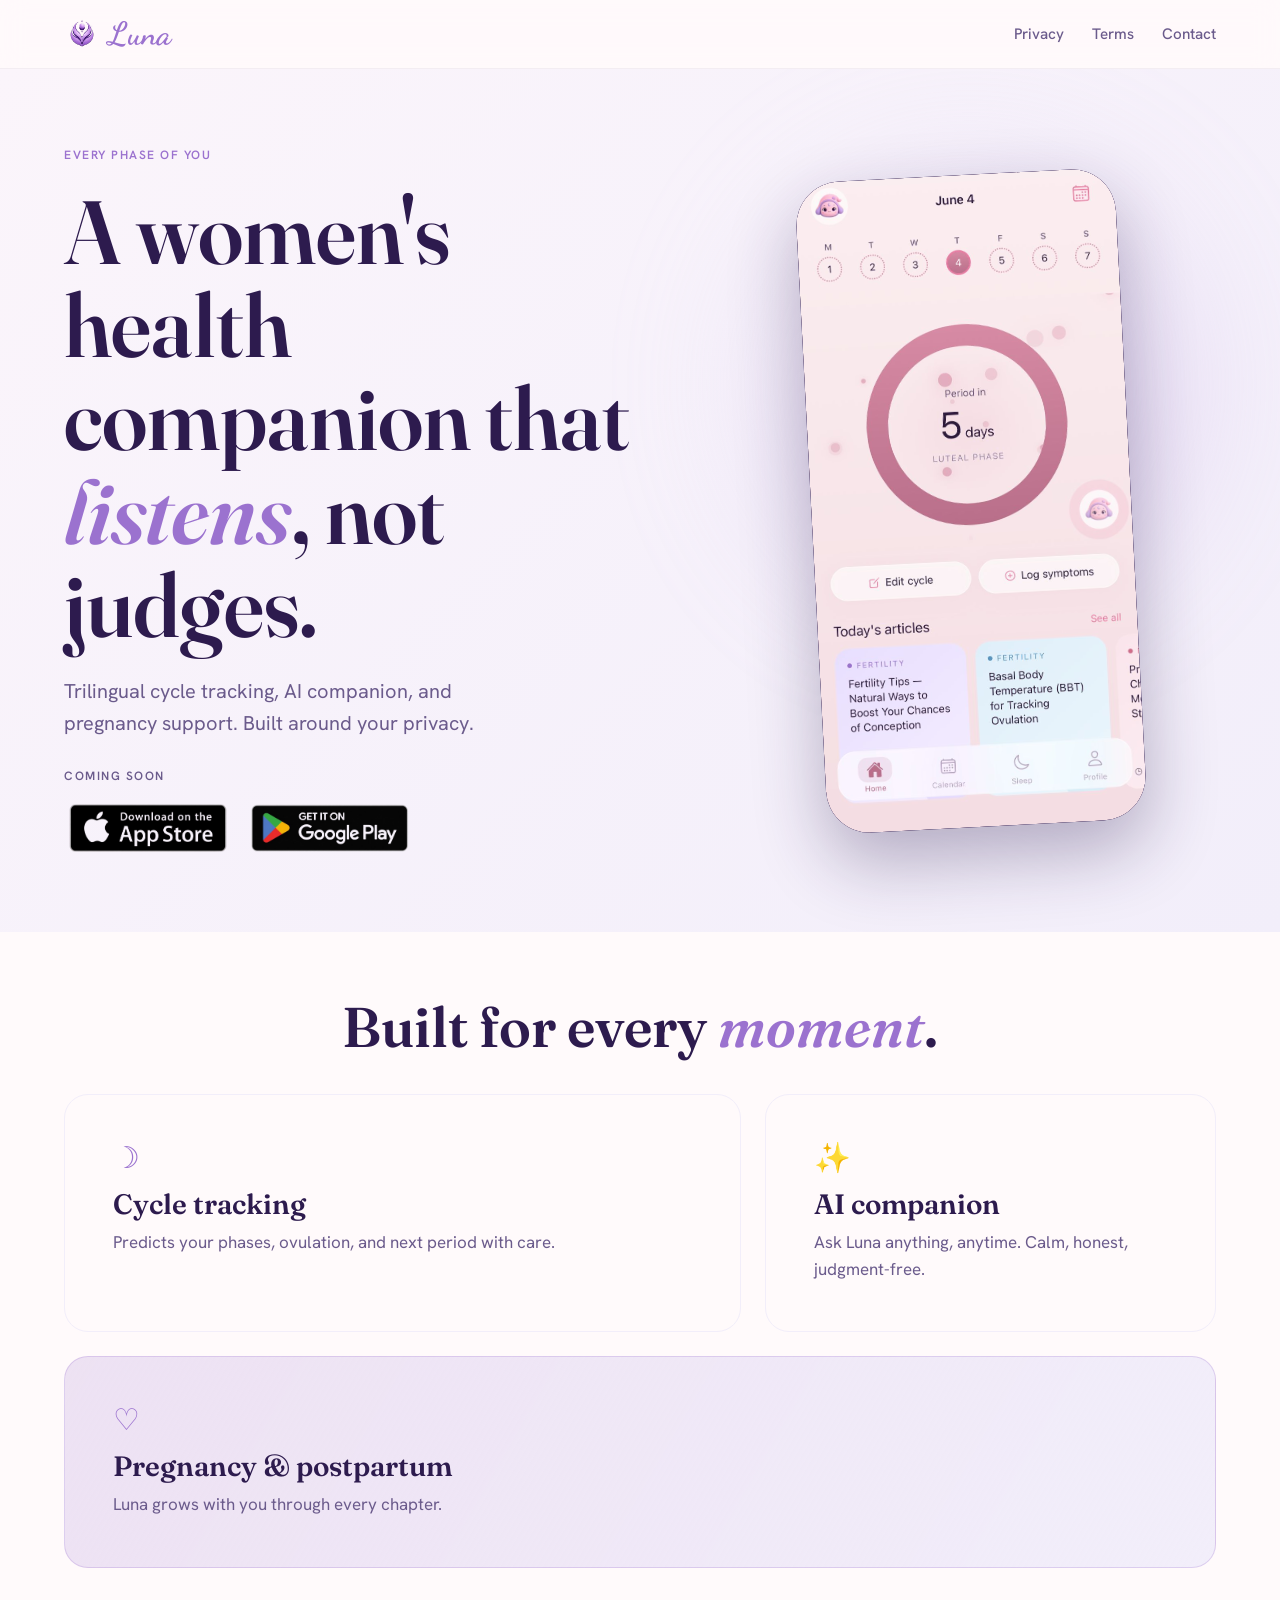
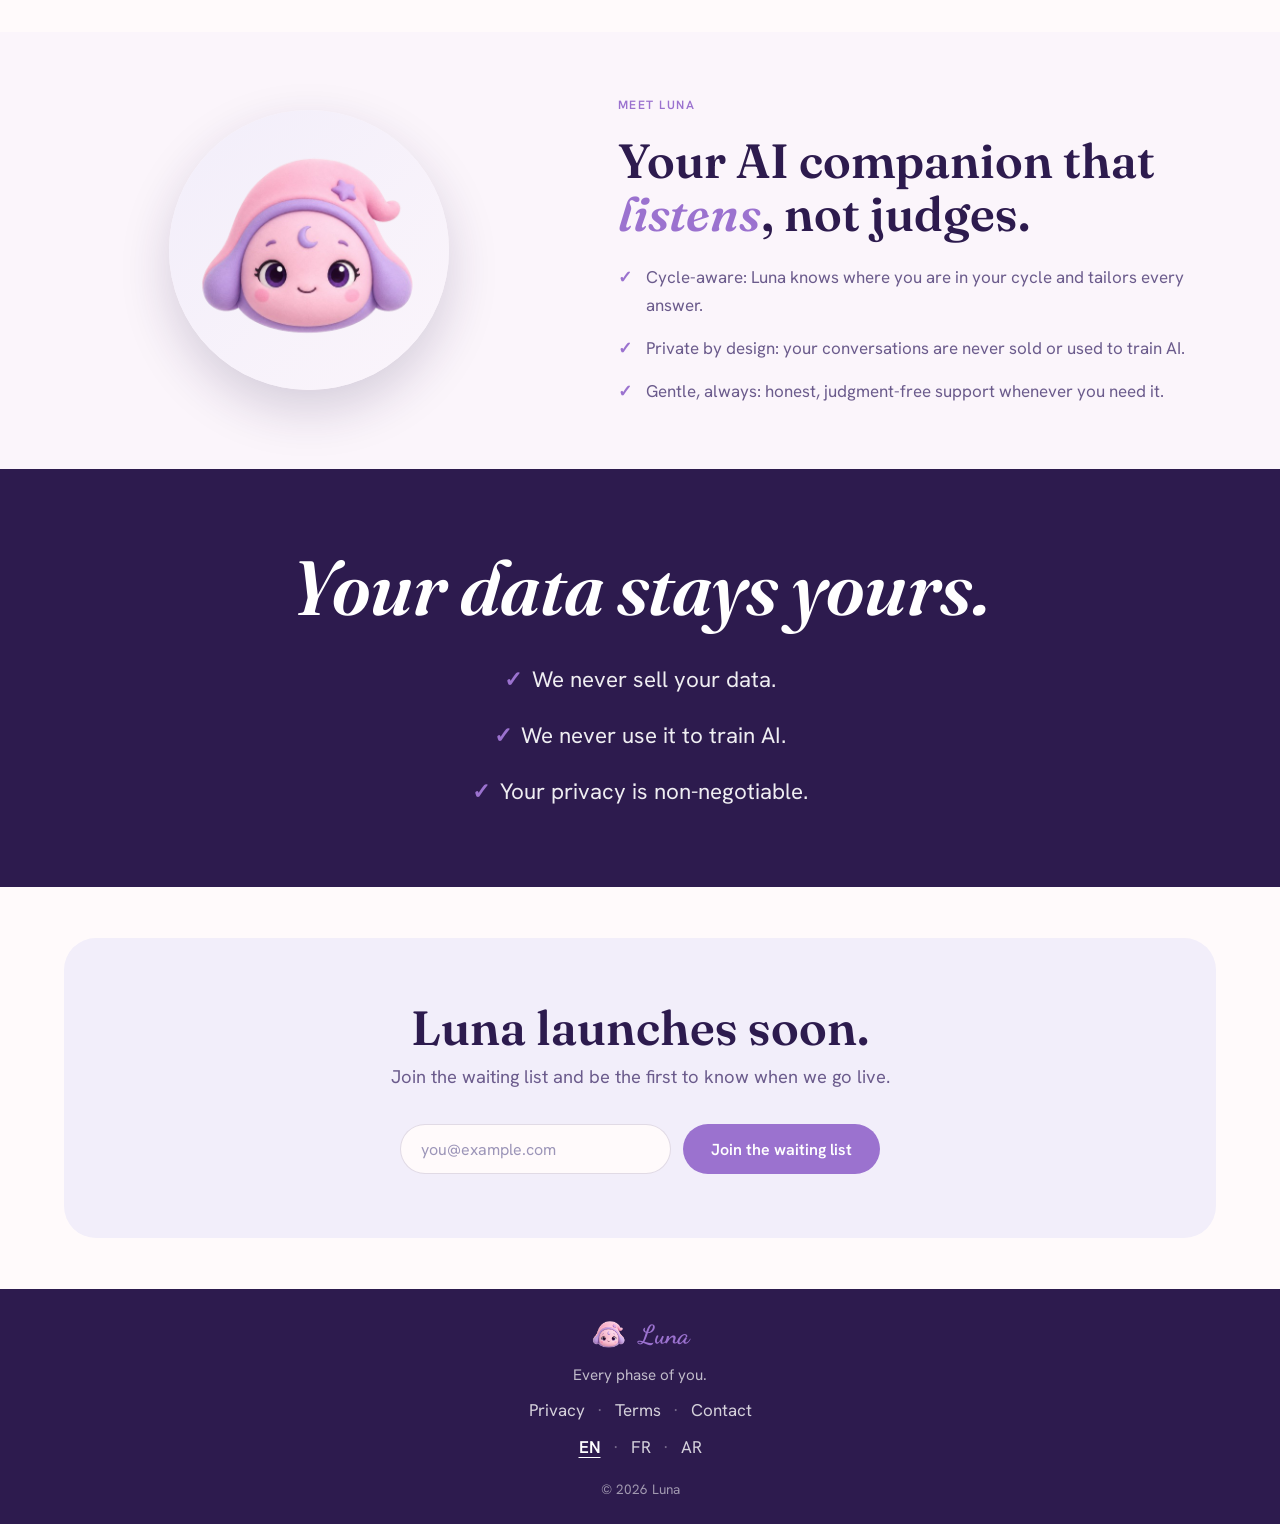
<file: index.html>
<!DOCTYPE html>
<html lang="en">
<head>
  <meta charset="UTF-8" />
  <meta name="viewport" content="width=device-width, initial-scale=1.0" />
  <title>Luna — Every phase of you.</title>
  <meta name="description" content="A trilingual women's health companion. Cycle, fertility, pregnancy, calmly, honestly, always present." />

  <!-- Fonts -->
  <link rel="preconnect" href="https://fonts.googleapis.com" />
  <link rel="preconnect" href="https://fonts.gstatic.com" crossorigin />
  <link href="https://fonts.googleapis.com/css2?family=Fraunces:ital,opsz,wght@0,9..144,600;1,9..144,400&family=Hanken+Grotesk:wght@400;500;600&family=Tajawal:wght@400;700&family=Dancing+Script:wght@400;700&display=swap" rel="stylesheet" />

  <!-- Styles -->
  <link rel="stylesheet" href="assets/css/styles.css" />
  <link rel="icon" type="image/png" href="/assets/images/luna-icon.png" />
  <link rel="apple-touch-icon" href="/assets/images/luna-icon.png" />
</head>
<body>
  <a class="skip-link" href="#main">Skip to content</a>

  <!-- Header -->
  <header class="site-header">
    <div class="container site-header__inner">
      <a class="logo-link" href="index.html">
        <img class="logo-icon" src="assets/images/luna-icon.png" alt="Luna" />
        <span class="luna-wordmark luna-wordmark--nav">Luna</span>
      </a>
      <button class="nav-toggle" aria-label="Toggle menu" aria-expanded="false" aria-controls="primary-nav">
        <span class="nav-toggle__bar"></span>
        <span class="nav-toggle__bar"></span>
        <span class="nav-toggle__bar"></span>
      </button>
      <nav class="nav" id="primary-nav" aria-label="Primary">
        <ul class="nav__list">
          <li><a class="nav__link" href="privacy.html">Privacy</a></li>
          <li><a class="nav__link" href="terms.html">Terms</a></li>
          <li><a class="nav__link" href="contact.html">Contact</a></li>
        </ul>
      </nav>
    </div>
  </header>

  <main id="main">
    <!-- Hero -->
    <section class="hero">
      <div class="container hero__grid">
        <div class="hero__copy">
          <p class="eyebrow">Every phase of you</p>
          <h1 class="hero__title">A women's health companion that <em>listens</em>, not judges.</h1>
          <p class="hero__subhead">Trilingual cycle tracking, AI companion, and pregnancy support. Built around your privacy.</p>
          <div class="hero__cta">
            <p class="store-caption">Coming soon</p>
          <div class="store-badges">
              <a href="#notify"><img class="store-badge" src="assets/images/en-app-store.png" alt="Coming soon to the App Store" /></a>
              <a href="#notify"><img class="store-badge" src="assets/images/en-google-play.png" alt="Coming soon to Google Play" /></a>
            </div>
          </div>
        </div>
        <div class="hero__device">
          <div class="device">
            <img src="assets/images/luna-home-en.jpeg" alt="The Luna app home screen showing the cycle ring and the message Period in 5 days." />
          </div>
        </div>
      </div>
    </section>

    <!-- The product -->
    <section class="section">
      <div class="container">
        <h2 class="section__heading">Built for every <em>moment</em>.</h2>
        <div class="feature-grid">
          <article class="feature feature--lg">
            <div class="feature__icon" aria-hidden="true">&#9789;</div>
            <h3 class="feature__title">Cycle tracking</h3>
            <p class="feature__body">Predicts your phases, ovulation, and next period with care.</p>
          </article>
          <article class="feature">
            <div class="feature__icon" aria-hidden="true">&#10024;</div>
            <h3 class="feature__title">AI companion</h3>
            <p class="feature__body">Ask Luna anything, anytime. Calm, honest, judgment-free.</p>
          </article>
          <article class="feature feature--banner">
            <div class="feature__icon" aria-hidden="true">&#9825;</div>
            <h3 class="feature__title">Pregnancy &amp; postpartum</h3>
            <p class="feature__body">Luna grows with you through every chapter.</p>
          </article>
        </div>
      </div>
    </section>

    <!-- The values -->
    <!-- Meet Luna -->
    <section class="section companion">
      <div class="container companion__grid">
        <div class="companion__visual">
          <div class="companion__avatar">
            <img src="assets/images/luna-avatar.png" alt="Luna, your AI companion." />
          </div>
        </div>
        <div class="companion__copy">
          <p class="eyebrow">Meet Luna</p>
          <h2 class="companion__title">Your AI companion that <em>listens</em>, not judges.</h2>
          <ul class="companion__list">
            <li class="companion__item">Cycle-aware: Luna knows where you are in your cycle and tailors every answer.</li>
            <li class="companion__item">Private by design: your conversations are never sold or used to train AI.</li>
            <li class="companion__item">Gentle, always: honest, judgment-free support whenever you need it.</li>
          </ul>
        </div>
      </div>
    </section>

    <section class="values">
      <div class="container">
        <h2 class="values__heading">Your data stays yours.</h2>
        <div class="values__list">
          <p class="values__item">We never sell your data.</p>
          <p class="values__item">We never use it to train AI.</p>
          <p class="values__item">Your privacy is non-negotiable.</p>
        </div>
      </div>
    </section>


    <!-- Coming soon / waiting list -->
    <section class="section section--tight" id="notify">
      <div class="container">
        <div class="cta-band">
          <h2 class="cta-band__heading">Luna launches soon.</h2>
          <p class="cta-band__subhead">Join the waiting list and be the first to know when we go live.</p>
          <form class="signup-form" id="waitlist-en" data-success="Thanks! We'll notify you at launch." data-error="Something went wrong. Please try again.">
            <label class="skip-link" for="email">Email address</label>
            <input class="signup-form__input" type="email" id="email" name="email" placeholder="you@example.com" required />
            <button class="btn signup-form__button" type="submit">Join the waiting list</button>
          </form>
        </div>
      </div>
    </section>
  </main>

  <!-- Footer -->
  <footer class="site-footer">
    <div class="container footer__inner">
      <div class="footer__wordmark">
        <img class="footer__avatar" src="assets/images/luna-avatar.png" alt="" />
        <span class="brand-mark luna-wordmark luna-wordmark--footer">Luna</span>
      </div>
      <p class="footer__tagline">Every phase of you.</p>
      <nav class="footer__nav" aria-label="Footer">
        <a href="privacy.html">Privacy</a>
        <span class="footer__sep" aria-hidden="true">·</span>
        <a href="terms.html">Terms</a>
        <span class="footer__sep" aria-hidden="true">·</span>
        <a href="contact.html">Contact</a>
      </nav>
      <nav class="footer__langs" aria-label="Language">
        <a href="index.html" class="current">EN</a>
        <span class="footer__sep" aria-hidden="true">·</span>
        <a href="fr/index.html">FR</a>
        <span class="footer__sep" aria-hidden="true">·</span>
        <a href="ar/index.html">AR</a>
      </nav>
      <p class="footer__copyright">&copy; 2026 Luna</p>
    </div>
  </footer>

  <script>
    // Mobile menu toggle
    (function () {
      var toggle = document.querySelector(".nav-toggle");
      var nav = document.getElementById("primary-nav");
      if (!toggle || !nav) return;
      toggle.addEventListener("click", function () {
        var open = nav.classList.toggle("is-open");
        toggle.setAttribute("aria-expanded", open ? "true" : "false");
      });
    })();
  </script>
  <script>
    // Waitlist signup -> Brevo (via Netlify Function; API key stays server-side)
    (function () {
      var form = document.querySelector(".signup-form");
      if (!form) return;
      form.addEventListener("submit", function (e) {
        e.preventDefault();
        var input = form.querySelector('input[type="email"]');
        var email = input ? input.value.trim() : "";
        if (!email) return;
        var btn = form.querySelector("button");
        if (btn) btn.disabled = true;
        var oldErr = form.querySelector(".signup-form__error");
        if (oldErr) oldErr.remove();
        fetch("/.netlify/functions/subscribe", {
          method: "POST",
          headers: { "Content-Type": "application/json" },
          body: JSON.stringify({ email: email })
        })
          .then(function (res) {
            if (!res.ok) throw new Error("request failed");
            var ok = document.createElement("p");
            ok.className = "signup-form__success";
            ok.textContent = form.getAttribute("data-success");
            form.replaceWith(ok);
          })
          .catch(function () {
            if (btn) btn.disabled = false;
            var err = document.createElement("p");
            err.className = "signup-form__error";
            err.textContent = form.getAttribute("data-error");
            form.appendChild(err);
          });
      });
    })();
  </script>
</body>
</html>
</file>
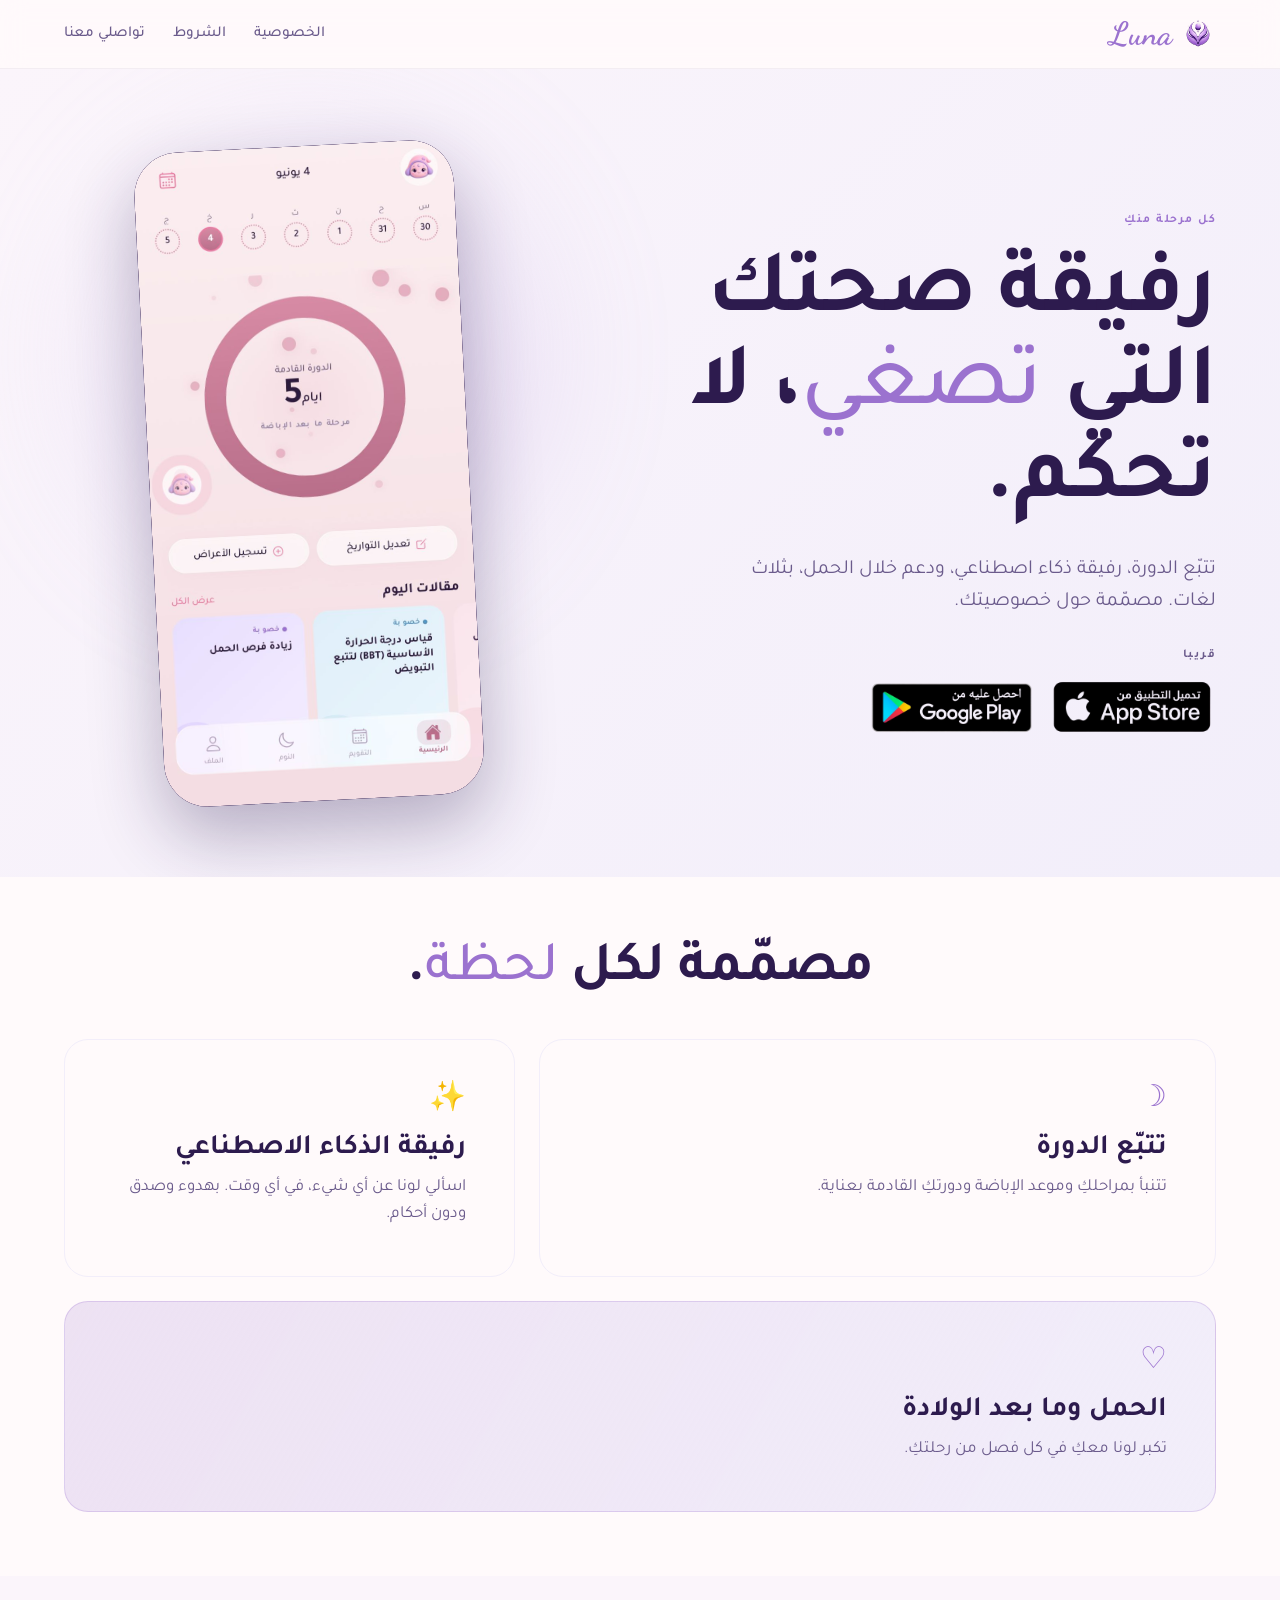
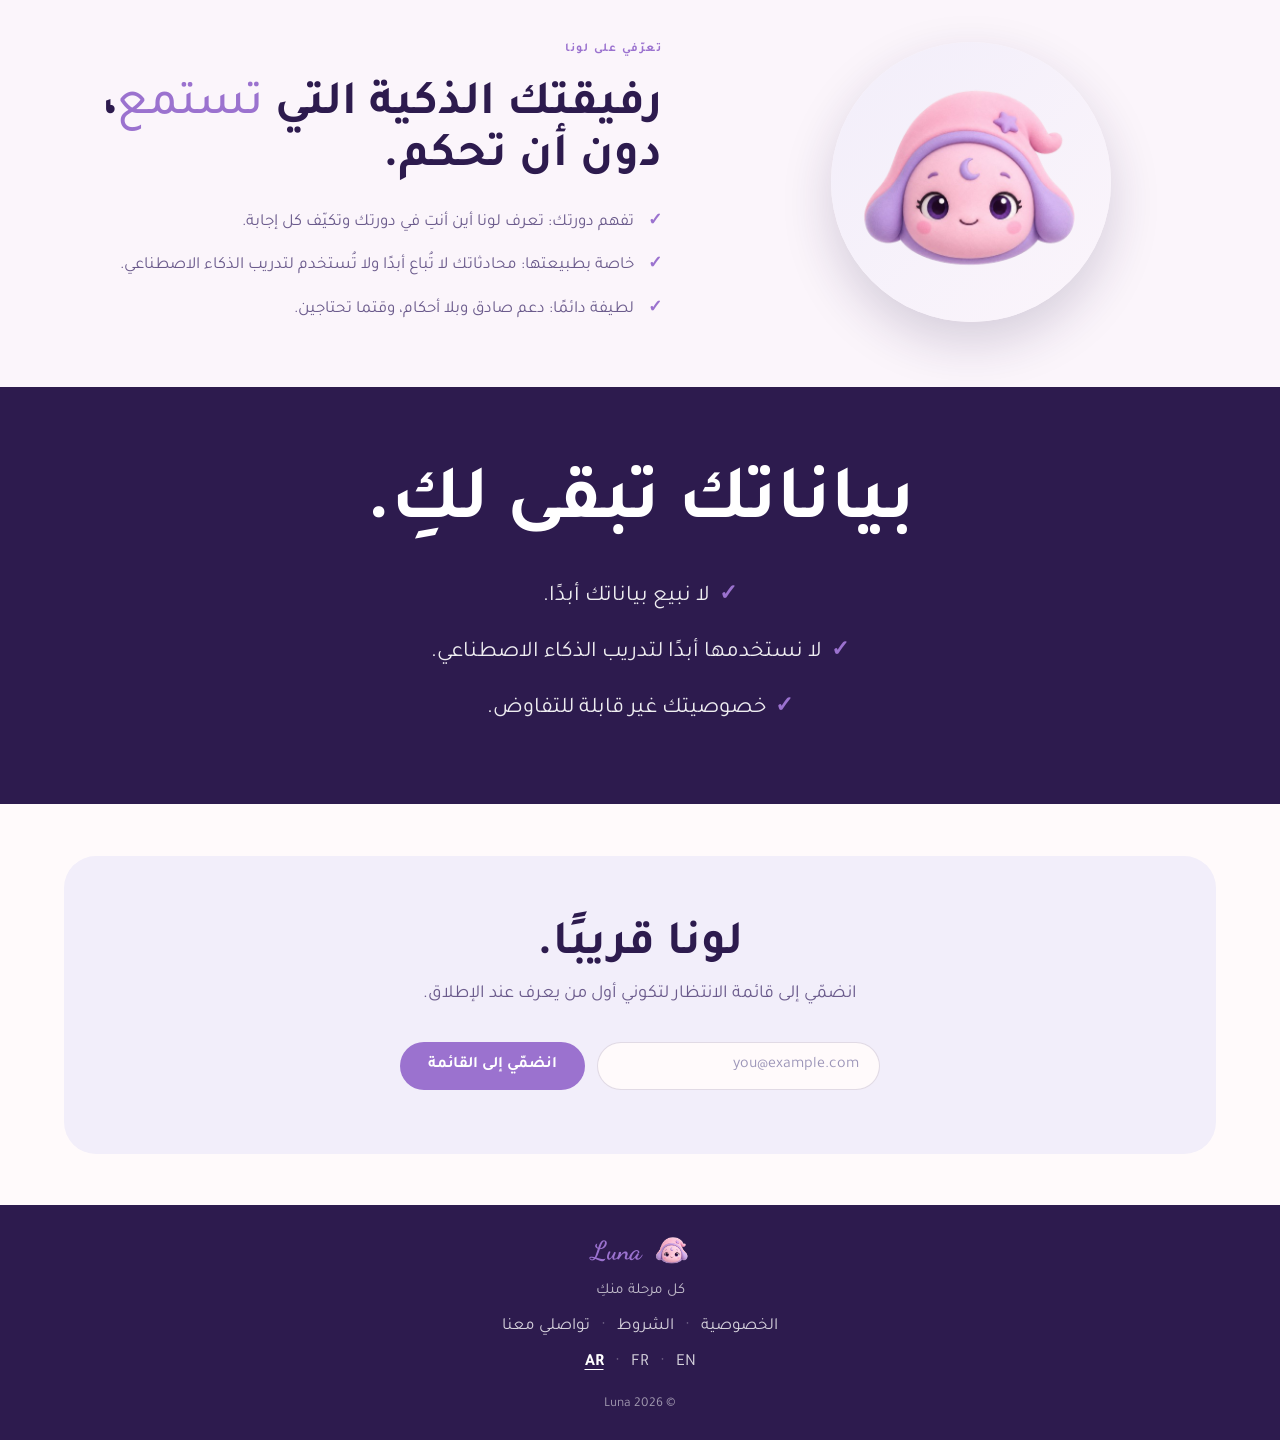
<file: ar/index.html>
<!DOCTYPE html>
<html lang="ar" dir="rtl">
<head>
  <meta charset="UTF-8" />
  <meta name="viewport" content="width=device-width, initial-scale=1.0" />
  <title>Luna — كل مرحلة منكِ.</title>
  <meta name="description" content="رفيقة صحة نسائية بثلاث لغات. الدورة، الخصوبة، الحمل، بهدوء وصدق، وحاضرة دائمًا." />

  <link rel="preconnect" href="https://fonts.googleapis.com" />
  <link rel="preconnect" href="https://fonts.gstatic.com" crossorigin />
  <link href="https://fonts.googleapis.com/css2?family=Fraunces:ital,opsz,wght@0,9..144,600;1,9..144,400&family=Hanken+Grotesk:wght@400;500;600&family=Tajawal:wght@400;700&family=Dancing+Script:wght@400;700&display=swap" rel="stylesheet" />

  <link rel="stylesheet" href="../assets/css/styles.css" />
  <link rel="stylesheet" href="../assets/css/styles-rtl.css" />
  <link rel="icon" type="image/png" href="../assets/images/luna-icon.png" />
  <link rel="apple-touch-icon" href="../assets/images/luna-icon.png" />
</head>
<body>
  <a class="skip-link" href="#main">تخطٍّ إلى المحتوى</a>

  <header class="site-header">
    <div class="container site-header__inner">
      <a class="logo-link" href="index.html">
        <img class="logo-icon" src="../assets/images/luna-icon.png" alt="Luna" />
        <span class="luna-wordmark luna-wordmark--nav">Luna</span>
      </a>
      <button class="nav-toggle" aria-label="فتح القائمة" aria-expanded="false" aria-controls="primary-nav">
        <span class="nav-toggle__bar"></span>
        <span class="nav-toggle__bar"></span>
        <span class="nav-toggle__bar"></span>
      </button>
      <nav class="nav" id="primary-nav" aria-label="التنقل الرئيسي">
        <ul class="nav__list">
          <li><a class="nav__link" href="privacy.html">الخصوصية</a></li>
          <li><a class="nav__link" href="terms.html">الشروط</a></li>
          <li><a class="nav__link" href="contact.html">تواصلي معنا</a></li>
        </ul>
      </nav>
    </div>
  </header>

  <main id="main">
    <section class="hero">
      <div class="container hero__grid">
        <div class="hero__copy">
          <p class="eyebrow">كل مرحلة منكِ</p>
          <h1 class="hero__title">رفيقة صحتك التي <em>تصغي</em>، لا تحكم.</h1>
          <p class="hero__subhead">تتبّع الدورة، رفيقة ذكاء اصطناعي، ودعم خلال الحمل، بثلاث لغات. مصمّمة حول خصوصيتك.</p>
          <div class="hero__cta">
            <p class="store-caption">قريبا</p>
          <div class="store-badges">
              <a href="#notify"><img class="store-badge" src="../assets/images/ar-app-store.png" alt="قريبًا على App Store" /></a>
              <a href="#notify"><img class="store-badge" src="../assets/images/ar-google-play.png" alt="قريبًا على Google Play" /></a>
            </div>
          </div>
        </div>
        <div class="hero__device">
          <div class="device">
            <img src="../assets/images/luna-home-ar.jpeg" alt="الشاشة الرئيسية لتطبيق لونا تعرض حلقة الدورة ورسالة الدورة بعد 5 أيام." />
          </div>
        </div>
      </div>
    </section>

    <section class="section">
      <div class="container">
        <h2 class="section__heading">مصمّمة لكل <em>لحظة</em>.</h2>
        <div class="feature-grid">
          <article class="feature feature--lg">
            <div class="feature__icon" aria-hidden="true">&#9789;</div>
            <h3 class="feature__title">تتبّع الدورة</h3>
            <p class="feature__body">تتنبأ بمراحلكِ وموعد الإباضة ودورتكِ القادمة بعناية.</p>
          </article>
          <article class="feature">
            <div class="feature__icon" aria-hidden="true">&#10024;</div>
            <h3 class="feature__title">رفيقة الذكاء الاصطناعي</h3>
            <p class="feature__body">اسألي لونا عن أي شيء، في أي وقت. بهدوء وصدق ودون أحكام.</p>
          </article>
          <article class="feature feature--banner">
            <div class="feature__icon" aria-hidden="true">&#9825;</div>
            <h3 class="feature__title">الحمل وما بعد الولادة</h3>
            <p class="feature__body">تكبر لونا معكِ في كل فصل من رحلتكِ.</p>
          </article>
        </div>
      </div>
    </section>

    <section class="section companion">
      <div class="container companion__grid">
        <div class="companion__visual">
          <div class="companion__avatar">
            <img src="../assets/images/luna-avatar.png" alt="لونا، رفيقتك الذكية." />
          </div>
        </div>
        <div class="companion__copy">
          <p class="eyebrow">تعرّفي على لونا</p>
          <h2 class="companion__title">رفيقتك الذكية التي <em>تستمع</em>، دون أن تحكم.</h2>
          <ul class="companion__list">
            <li class="companion__item">تفهم دورتك: تعرف لونا أين أنتِ في دورتك وتكيّف كل إجابة.</li>
            <li class="companion__item">خاصة بطبيعتها: محادثاتك لا تُباع أبدًا ولا تُستخدم لتدريب الذكاء الاصطناعي.</li>
            <li class="companion__item">لطيفة دائمًا: دعم صادق وبلا أحكام، وقتما تحتاجين.</li>
          </ul>
        </div>
      </div>
    </section>

    <section class="values">
      <div class="container">
        <h2 class="values__heading">بياناتك تبقى لكِ.</h2>
        <div class="values__list">
          <p class="values__item">لا نبيع بياناتك أبدًا.</p>
          <p class="values__item">لا نستخدمها أبدًا لتدريب الذكاء الاصطناعي.</p>
          <p class="values__item">خصوصيتك غير قابلة للتفاوض.</p>
        </div>
      </div>
    </section>


    <!-- قريبًا / قائمة الانتظار -->
    <section class="section section--tight" id="notify">
      <div class="container">
        <div class="cta-band">
          <h2 class="cta-band__heading">لونا قريبًا.</h2>
          <p class="cta-band__subhead">انضمّي إلى قائمة الانتظار لتكوني أول من يعرف عند الإطلاق.</p>
          <form class="signup-form" id="waitlist-ar" data-success="شكراً! سنعلمك عند الإطلاق" data-error="حدث خطأ ما. حاولي مرة أخرى.">
            <label class="skip-link" for="email">البريد الإلكتروني</label>
            <input class="signup-form__input" type="email" id="email" name="email" placeholder="you@example.com" required />
            <button class="btn signup-form__button" type="submit">انضمّي إلى القائمة</button>
          </form>
        </div>
      </div>
    </section>
  </main>

  <footer class="site-footer">
    <div class="container footer__inner">
      <div class="footer__wordmark">
        <img class="footer__avatar" src="../assets/images/luna-avatar.png" alt="" />
        <span class="brand-mark luna-wordmark luna-wordmark--footer">Luna</span>
      </div>
      <p class="footer__tagline">كل مرحلة منكِ</p>
      <nav class="footer__nav" aria-label="تذييل الصفحة">
        <a href="privacy.html">الخصوصية</a>
        <span class="footer__sep" aria-hidden="true">·</span>
        <a href="terms.html">الشروط</a>
        <span class="footer__sep" aria-hidden="true">·</span>
        <a href="contact.html">تواصلي معنا</a>
      </nav>
      <nav class="footer__langs" aria-label="اللغة">
        <a href="../index.html">EN</a>
        <span class="footer__sep" aria-hidden="true">·</span>
        <a href="../fr/index.html">FR</a>
        <span class="footer__sep" aria-hidden="true">·</span>
        <a href="index.html" class="current">AR</a>
      </nav>
      <p class="footer__copyright">&copy; 2026 Luna</p>
    </div>
  </footer>

  <script>
    (function () {
      var toggle = document.querySelector(".nav-toggle");
      var nav = document.getElementById("primary-nav");
      if (!toggle || !nav) return;
      toggle.addEventListener("click", function () {
        var open = nav.classList.toggle("is-open");
        toggle.setAttribute("aria-expanded", open ? "true" : "false");
      });
    })();
  </script>
  <script>
    // Waitlist signup -> Brevo (via Netlify Function; API key stays server-side)
    (function () {
      var form = document.querySelector(".signup-form");
      if (!form) return;
      form.addEventListener("submit", function (e) {
        e.preventDefault();
        var input = form.querySelector('input[type="email"]');
        var email = input ? input.value.trim() : "";
        if (!email) return;
        var btn = form.querySelector("button");
        if (btn) btn.disabled = true;
        var oldErr = form.querySelector(".signup-form__error");
        if (oldErr) oldErr.remove();
        fetch("/.netlify/functions/subscribe", {
          method: "POST",
          headers: { "Content-Type": "application/json" },
          body: JSON.stringify({ email: email })
        })
          .then(function (res) {
            if (!res.ok) throw new Error("request failed");
            var ok = document.createElement("p");
            ok.className = "signup-form__success";
            ok.textContent = form.getAttribute("data-success");
            form.replaceWith(ok);
          })
          .catch(function () {
            if (btn) btn.disabled = false;
            var err = document.createElement("p");
            err.className = "signup-form__error";
            err.textContent = form.getAttribute("data-error");
            form.appendChild(err);
          });
      });
    })();
  </script>
</body>
</html>
</file>
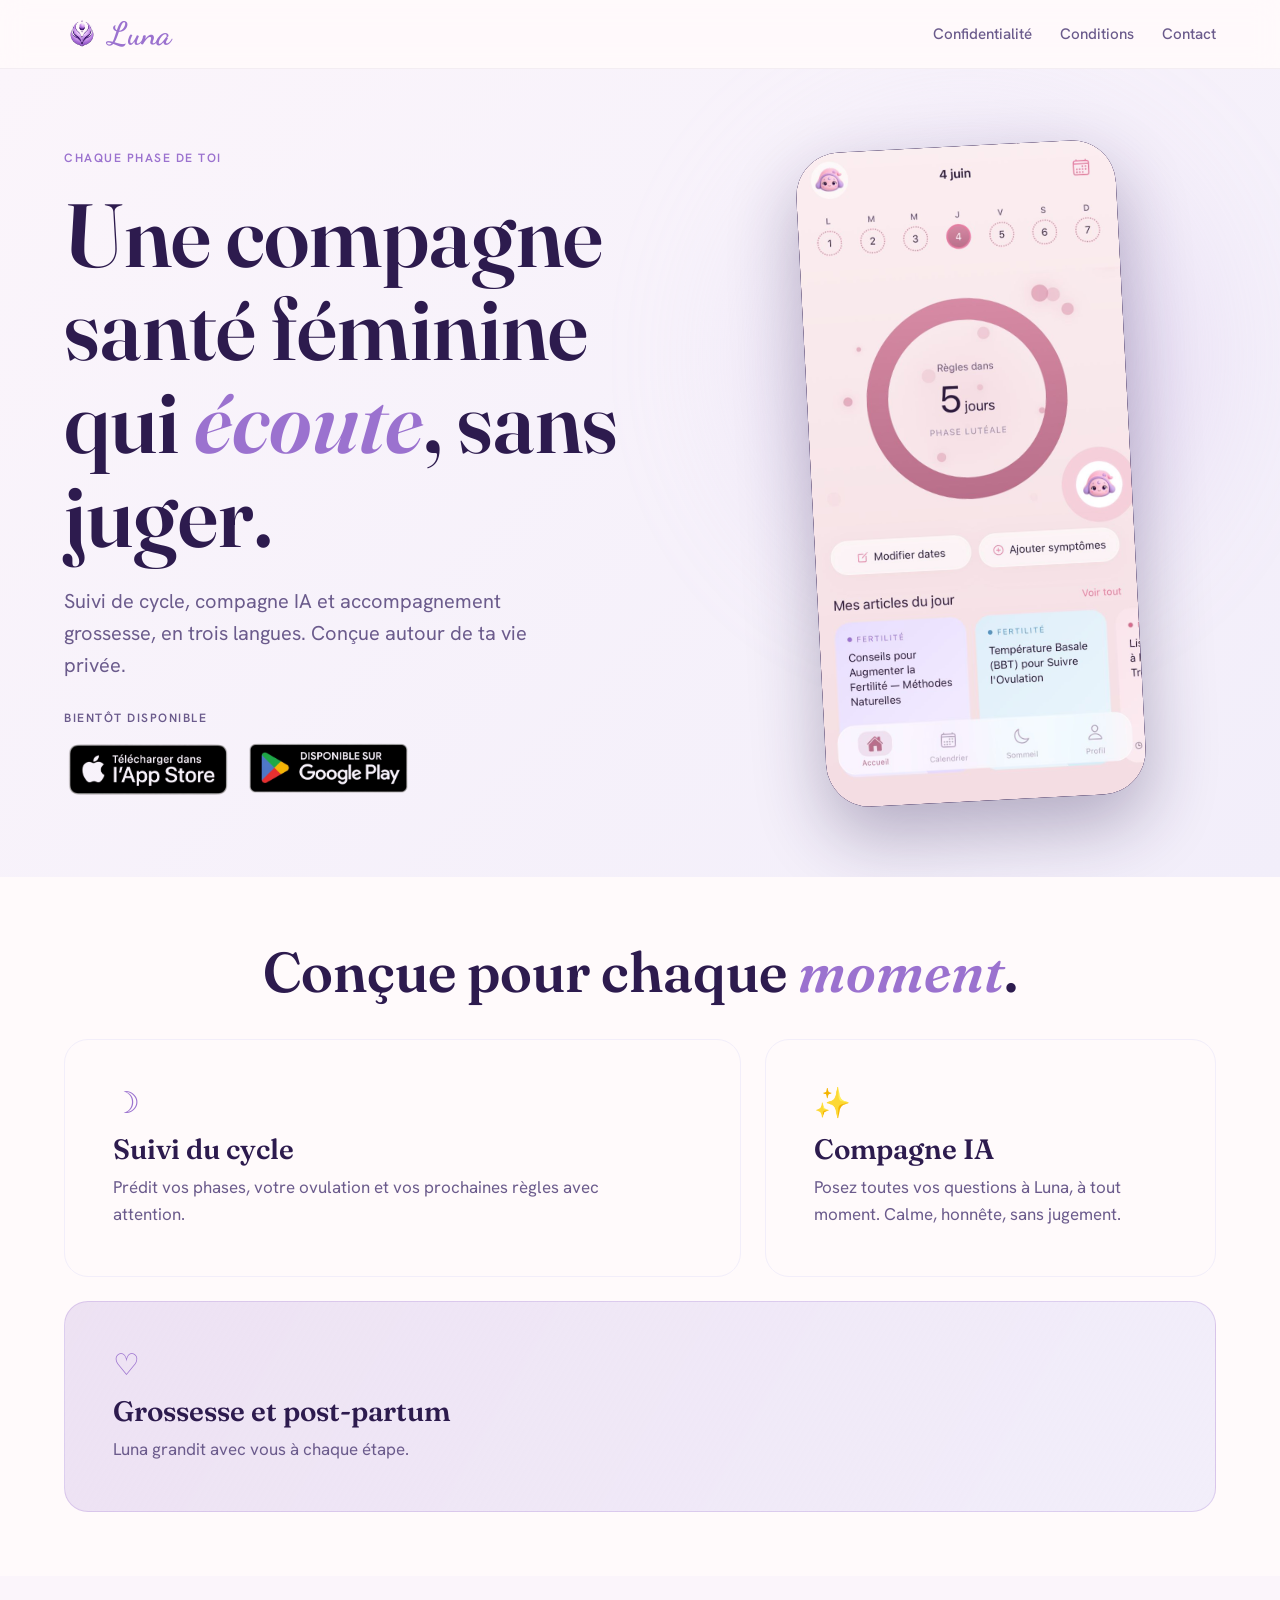
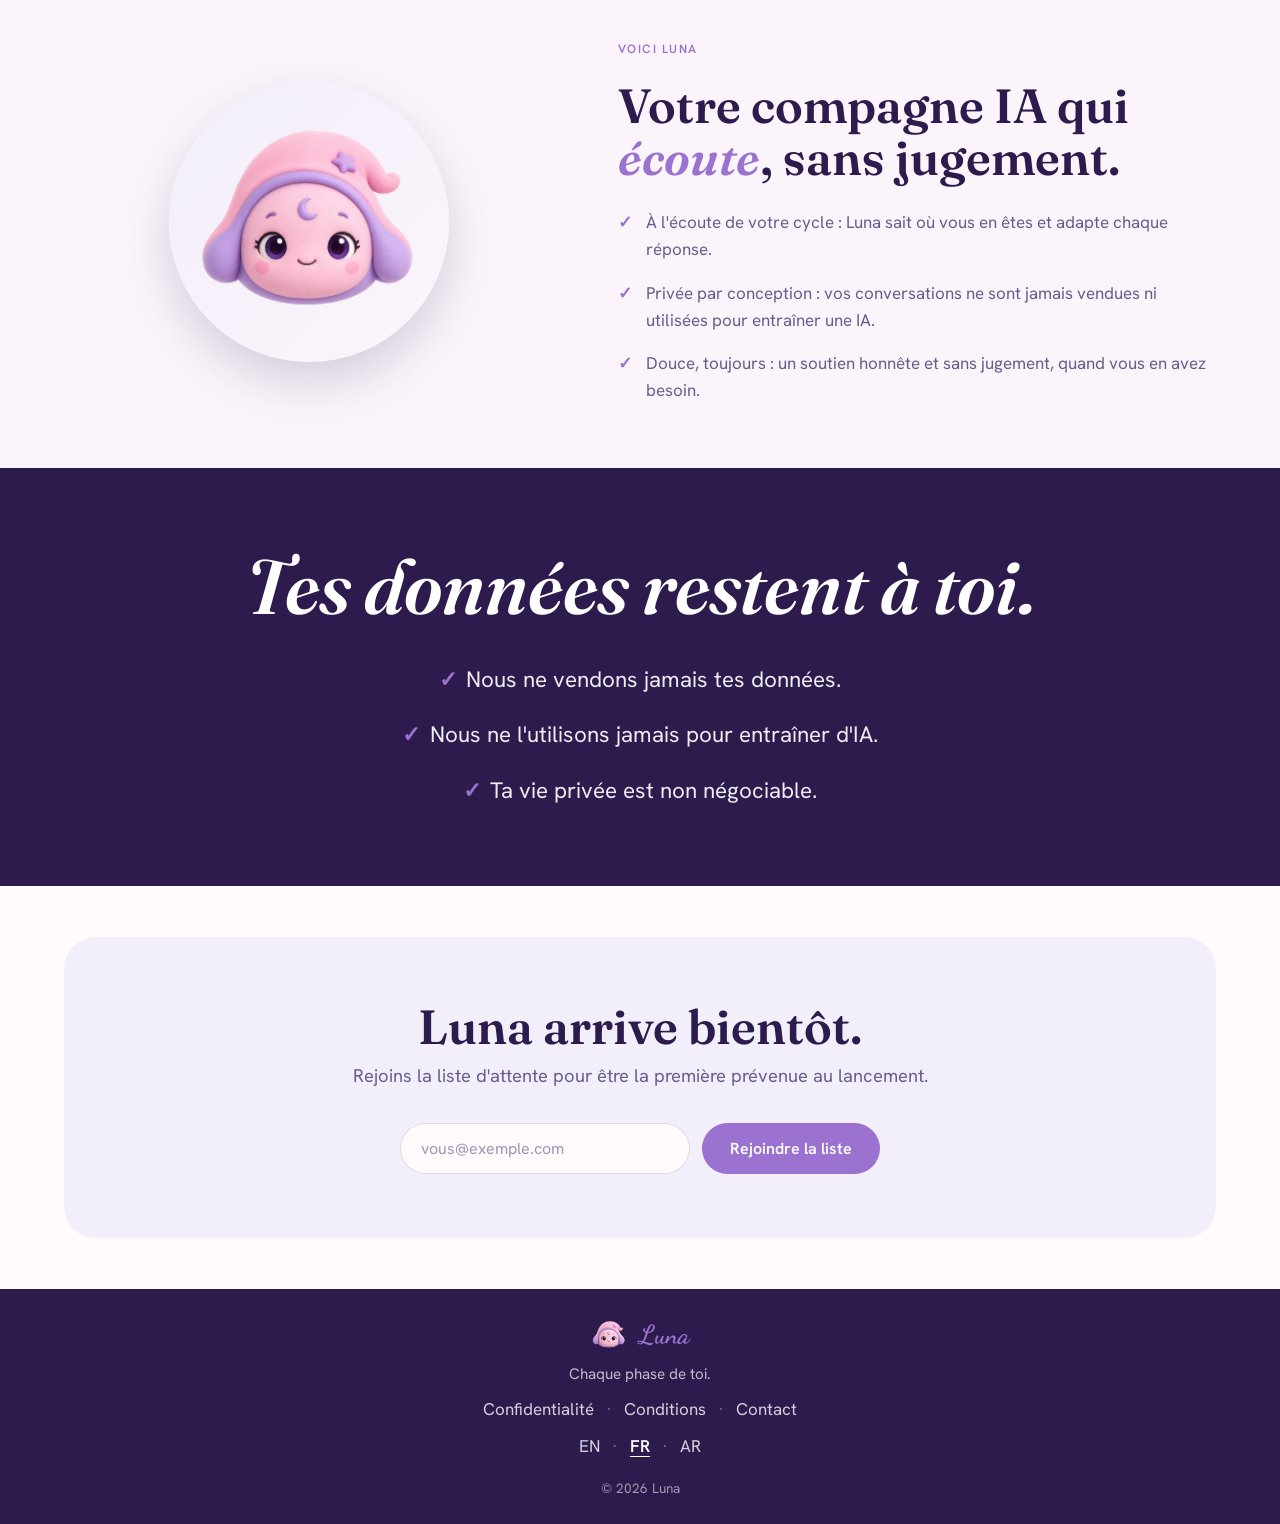
<file: fr/index.html>
<!DOCTYPE html>
<html lang="fr">
<head>
  <meta charset="UTF-8" />
  <meta name="viewport" content="width=device-width, initial-scale=1.0" />
  <title>Luna — Chaque phase de toi.</title>
  <meta name="description" content="Une compagne de santé féminine trilingue. Cycle, fertilité, grossesse, avec calme, honnêteté, toujours présente." />

  <link rel="preconnect" href="https://fonts.googleapis.com" />
  <link rel="preconnect" href="https://fonts.gstatic.com" crossorigin />
  <link href="https://fonts.googleapis.com/css2?family=Fraunces:ital,opsz,wght@0,9..144,600;1,9..144,400&family=Hanken+Grotesk:wght@400;500;600&family=Tajawal:wght@400;700&family=Dancing+Script:wght@400;700&display=swap" rel="stylesheet" />

  <link rel="stylesheet" href="../assets/css/styles.css" />
  <link rel="icon" type="image/png" href="../assets/images/luna-icon.png" />
  <link rel="apple-touch-icon" href="../assets/images/luna-icon.png" />
</head>
<body>
  <a class="skip-link" href="#main">Aller au contenu</a>

  <header class="site-header">
    <div class="container site-header__inner">
      <a class="logo-link" href="index.html">
        <img class="logo-icon" src="../assets/images/luna-icon.png" alt="Luna" />
        <span class="luna-wordmark luna-wordmark--nav">Luna</span>
      </a>
      <button class="nav-toggle" aria-label="Ouvrir le menu" aria-expanded="false" aria-controls="primary-nav">
        <span class="nav-toggle__bar"></span>
        <span class="nav-toggle__bar"></span>
        <span class="nav-toggle__bar"></span>
      </button>
      <nav class="nav" id="primary-nav" aria-label="Principal">
        <ul class="nav__list">
          <li><a class="nav__link" href="privacy.html">Confidentialité</a></li>
          <li><a class="nav__link" href="terms.html">Conditions</a></li>
          <li><a class="nav__link" href="contact.html">Contact</a></li>
        </ul>
      </nav>
    </div>
  </header>

  <main id="main">
    <section class="hero">
      <div class="container hero__grid">
        <div class="hero__copy">
          <p class="eyebrow">Chaque phase de toi</p>
          <h1 class="hero__title">Une compagne santé féminine qui <em>écoute</em>, sans juger.</h1>
          <p class="hero__subhead">Suivi de cycle, compagne IA et accompagnement grossesse, en trois langues. Conçue autour de ta vie privée.</p>
          <div class="hero__cta">
            <p class="store-caption">Bientôt disponible</p>
          <div class="store-badges">
              <a href="#notify"><img class="store-badge" src="../assets/images/fr-app-store.png" alt="Bientôt disponible sur l'App Store" /></a>
              <a href="#notify"><img class="store-badge" src="../assets/images/fr-google-play.png" alt="Bientôt disponible sur Google Play" /></a>
            </div>
          </div>
        </div>
        <div class="hero__device">
          <div class="device">
            <img src="../assets/images/luna-home-fr.jpeg" alt="L'écran d'accueil de l'app Luna affichant l'anneau du cycle et le message Règles dans 5 jours." />
          </div>
        </div>
      </div>
    </section>

    <section class="section">
      <div class="container">
        <h2 class="section__heading">Conçue pour chaque <em>moment</em>.</h2>
        <div class="feature-grid">
          <article class="feature feature--lg">
            <div class="feature__icon" aria-hidden="true">&#9789;</div>
            <h3 class="feature__title">Suivi du cycle</h3>
            <p class="feature__body">Prédit vos phases, votre ovulation et vos prochaines règles avec attention.</p>
          </article>
          <article class="feature">
            <div class="feature__icon" aria-hidden="true">&#10024;</div>
            <h3 class="feature__title">Compagne IA</h3>
            <p class="feature__body">Posez toutes vos questions à Luna, à tout moment. Calme, honnête, sans jugement.</p>
          </article>
          <article class="feature feature--banner">
            <div class="feature__icon" aria-hidden="true">&#9825;</div>
            <h3 class="feature__title">Grossesse et post-partum</h3>
            <p class="feature__body">Luna grandit avec vous à chaque étape.</p>
          </article>
        </div>
      </div>
    </section>

    <section class="section companion">
      <div class="container companion__grid">
        <div class="companion__visual">
          <div class="companion__avatar">
            <img src="../assets/images/luna-avatar.png" alt="Luna, votre compagne IA." />
          </div>
        </div>
        <div class="companion__copy">
          <p class="eyebrow">Voici Luna</p>
          <h2 class="companion__title">Votre compagne IA qui <em>écoute</em>, sans jugement.</h2>
          <ul class="companion__list">
            <li class="companion__item">À l'écoute de votre cycle : Luna sait où vous en êtes et adapte chaque réponse.</li>
            <li class="companion__item">Privée par conception : vos conversations ne sont jamais vendues ni utilisées pour entraîner une IA.</li>
            <li class="companion__item">Douce, toujours : un soutien honnête et sans jugement, quand vous en avez besoin.</li>
          </ul>
        </div>
      </div>
    </section>

    <section class="values">
      <div class="container">
        <h2 class="values__heading">Tes données restent à toi.</h2>
        <div class="values__list">
          <p class="values__item">Nous ne vendons jamais tes données.</p>
          <p class="values__item">Nous ne l'utilisons jamais pour entraîner d'IA.</p>
          <p class="values__item">Ta vie privée est non négociable.</p>
        </div>
      </div>
    </section>


    <!-- Bientôt disponible / liste d'attente -->
    <section class="section section--tight" id="notify">
      <div class="container">
        <div class="cta-band">
          <h2 class="cta-band__heading">Luna arrive bientôt.</h2>
          <p class="cta-band__subhead">Rejoins la liste d'attente pour être la première prévenue au lancement.</p>
          <form class="signup-form" id="waitlist-fr" data-success="Merci ! On te prévient au lancement." data-error="Une erreur est survenue. Réessaie.">
            <label class="skip-link" for="email">Adresse e-mail</label>
            <input class="signup-form__input" type="email" id="email" name="email" placeholder="vous@exemple.com" required />
            <button class="btn signup-form__button" type="submit">Rejoindre la liste</button>
          </form>
        </div>
      </div>
    </section>
  </main>

  <footer class="site-footer">
    <div class="container footer__inner">
      <div class="footer__wordmark">
        <img class="footer__avatar" src="../assets/images/luna-avatar.png" alt="" />
        <span class="brand-mark luna-wordmark luna-wordmark--footer">Luna</span>
      </div>
      <p class="footer__tagline">Chaque phase de toi.</p>
      <nav class="footer__nav" aria-label="Pied de page">
        <a href="privacy.html">Confidentialité</a>
        <span class="footer__sep" aria-hidden="true">·</span>
        <a href="terms.html">Conditions</a>
        <span class="footer__sep" aria-hidden="true">·</span>
        <a href="contact.html">Contact</a>
      </nav>
      <nav class="footer__langs" aria-label="Langue">
        <a href="../index.html">EN</a>
        <span class="footer__sep" aria-hidden="true">·</span>
        <a href="index.html" class="current">FR</a>
        <span class="footer__sep" aria-hidden="true">·</span>
        <a href="../ar/index.html">AR</a>
      </nav>
      <p class="footer__copyright">&copy; 2026 Luna</p>
    </div>
  </footer>

  <script>
    (function () {
      var toggle = document.querySelector(".nav-toggle");
      var nav = document.getElementById("primary-nav");
      if (!toggle || !nav) return;
      toggle.addEventListener("click", function () {
        var open = nav.classList.toggle("is-open");
        toggle.setAttribute("aria-expanded", open ? "true" : "false");
      });
    })();
  </script>
  <script>
    // Waitlist signup -> Brevo (via Netlify Function; API key stays server-side)
    (function () {
      var form = document.querySelector(".signup-form");
      if (!form) return;
      form.addEventListener("submit", function (e) {
        e.preventDefault();
        var input = form.querySelector('input[type="email"]');
        var email = input ? input.value.trim() : "";
        if (!email) return;
        var btn = form.querySelector("button");
        if (btn) btn.disabled = true;
        var oldErr = form.querySelector(".signup-form__error");
        if (oldErr) oldErr.remove();
        fetch("/.netlify/functions/subscribe", {
          method: "POST",
          headers: { "Content-Type": "application/json" },
          body: JSON.stringify({ email: email })
        })
          .then(function (res) {
            if (!res.ok) throw new Error("request failed");
            var ok = document.createElement("p");
            ok.className = "signup-form__success";
            ok.textContent = form.getAttribute("data-success");
            form.replaceWith(ok);
          })
          .catch(function () {
            if (btn) btn.disabled = false;
            var err = document.createElement("p");
            err.className = "signup-form__error";
            err.textContent = form.getAttribute("data-error");
            form.appendChild(err);
          });
      });
    })();
  </script>
</body>
</html>
</file>
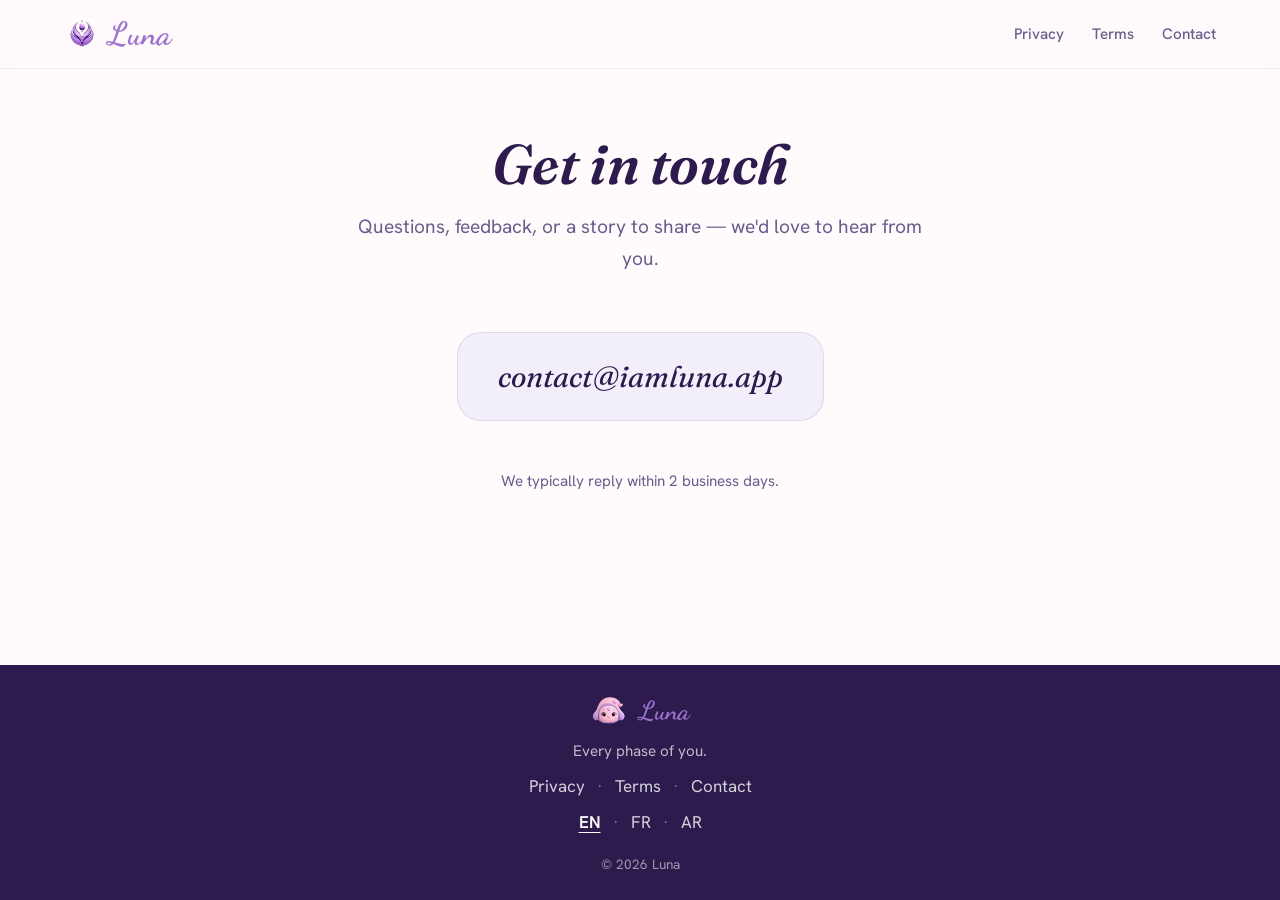
<file: contact.html>
<!DOCTYPE html>
<html lang="en">
<head>
  <meta charset="UTF-8" />
  <meta name="viewport" content="width=device-width, initial-scale=1.0" />
  <title>Contact — Luna</title>
  <meta name="description" content="Get in touch with the Luna team." />

  <link rel="preconnect" href="https://fonts.googleapis.com" />
  <link rel="preconnect" href="https://fonts.gstatic.com" crossorigin />
  <link href="https://fonts.googleapis.com/css2?family=Fraunces:ital,opsz,wght@0,9..144,600;1,9..144,400&family=Hanken+Grotesk:wght@400;500;600&family=Tajawal:wght@400;700&family=Dancing+Script:wght@400;700&display=swap" rel="stylesheet" />

  <link rel="stylesheet" href="assets/css/styles.css" />
  <link rel="icon" type="image/png" href="/assets/images/luna-icon.png" />
  <link rel="apple-touch-icon" href="/assets/images/luna-icon.png" />
</head>
<body>
  <a class="skip-link" href="#main">Skip to content</a>

  <header class="site-header">
    <div class="container site-header__inner">
      <a class="logo-link" href="index.html">
        <img class="logo-icon" src="assets/images/luna-icon.png" alt="Luna" />
        <span class="luna-wordmark luna-wordmark--nav">Luna</span>
      </a>
      <button class="nav-toggle" aria-label="Toggle menu" aria-expanded="false" aria-controls="primary-nav">
        <span class="nav-toggle__bar"></span>
        <span class="nav-toggle__bar"></span>
        <span class="nav-toggle__bar"></span>
      </button>
      <nav class="nav" id="primary-nav" aria-label="Primary">
        <ul class="nav__list">
          <li><a class="nav__link" href="privacy.html">Privacy</a></li>
          <li><a class="nav__link" href="terms.html">Terms</a></li>
          <li><a class="nav__link" href="contact.html">Contact</a></li>
        </ul>
      </nav>
    </div>
  </header>

  <main id="main">
    <section class="section">
      <div class="container">
        <div class="contact">
          <h1 class="contact__title">Get in touch</h1>
          <p class="contact__intro">Questions, feedback, or a story to share — we'd love to hear from you.</p>
          <a class="contact__card" href="mailto:contact@iamluna.app">contact@iamluna.app</a>
          <p class="contact__note">We typically reply within 2 business days.</p>
        </div>
      </div>
    </section>
  </main>

  <footer class="site-footer">
    <div class="container footer__inner">
      <div class="footer__wordmark">
        <img class="footer__avatar" src="assets/images/luna-avatar.png" alt="" />
        <span class="brand-mark luna-wordmark luna-wordmark--footer">Luna</span>
      </div>
      <p class="footer__tagline">Every phase of you.</p>
      <nav class="footer__nav" aria-label="Footer">
        <a href="privacy.html">Privacy</a>
        <span class="footer__sep" aria-hidden="true">·</span>
        <a href="terms.html">Terms</a>
        <span class="footer__sep" aria-hidden="true">·</span>
        <a href="contact.html">Contact</a>
      </nav>
      <nav class="footer__langs" aria-label="Language">
        <a href="contact.html" class="current">EN</a>
        <span class="footer__sep" aria-hidden="true">·</span>
        <a href="fr/contact.html">FR</a>
        <span class="footer__sep" aria-hidden="true">·</span>
        <a href="ar/contact.html">AR</a>
      </nav>
      <p class="footer__copyright">&copy; 2026 Luna</p>
    </div>
  </footer>

  <script>
    (function () {
      var toggle = document.querySelector(".nav-toggle");
      var nav = document.getElementById("primary-nav");
      if (!toggle || !nav) return;
      toggle.addEventListener("click", function () {
        var open = nav.classList.toggle("is-open");
        toggle.setAttribute("aria-expanded", open ? "true" : "false");
      });
    })();
  </script>
</body>
</html>
</file>
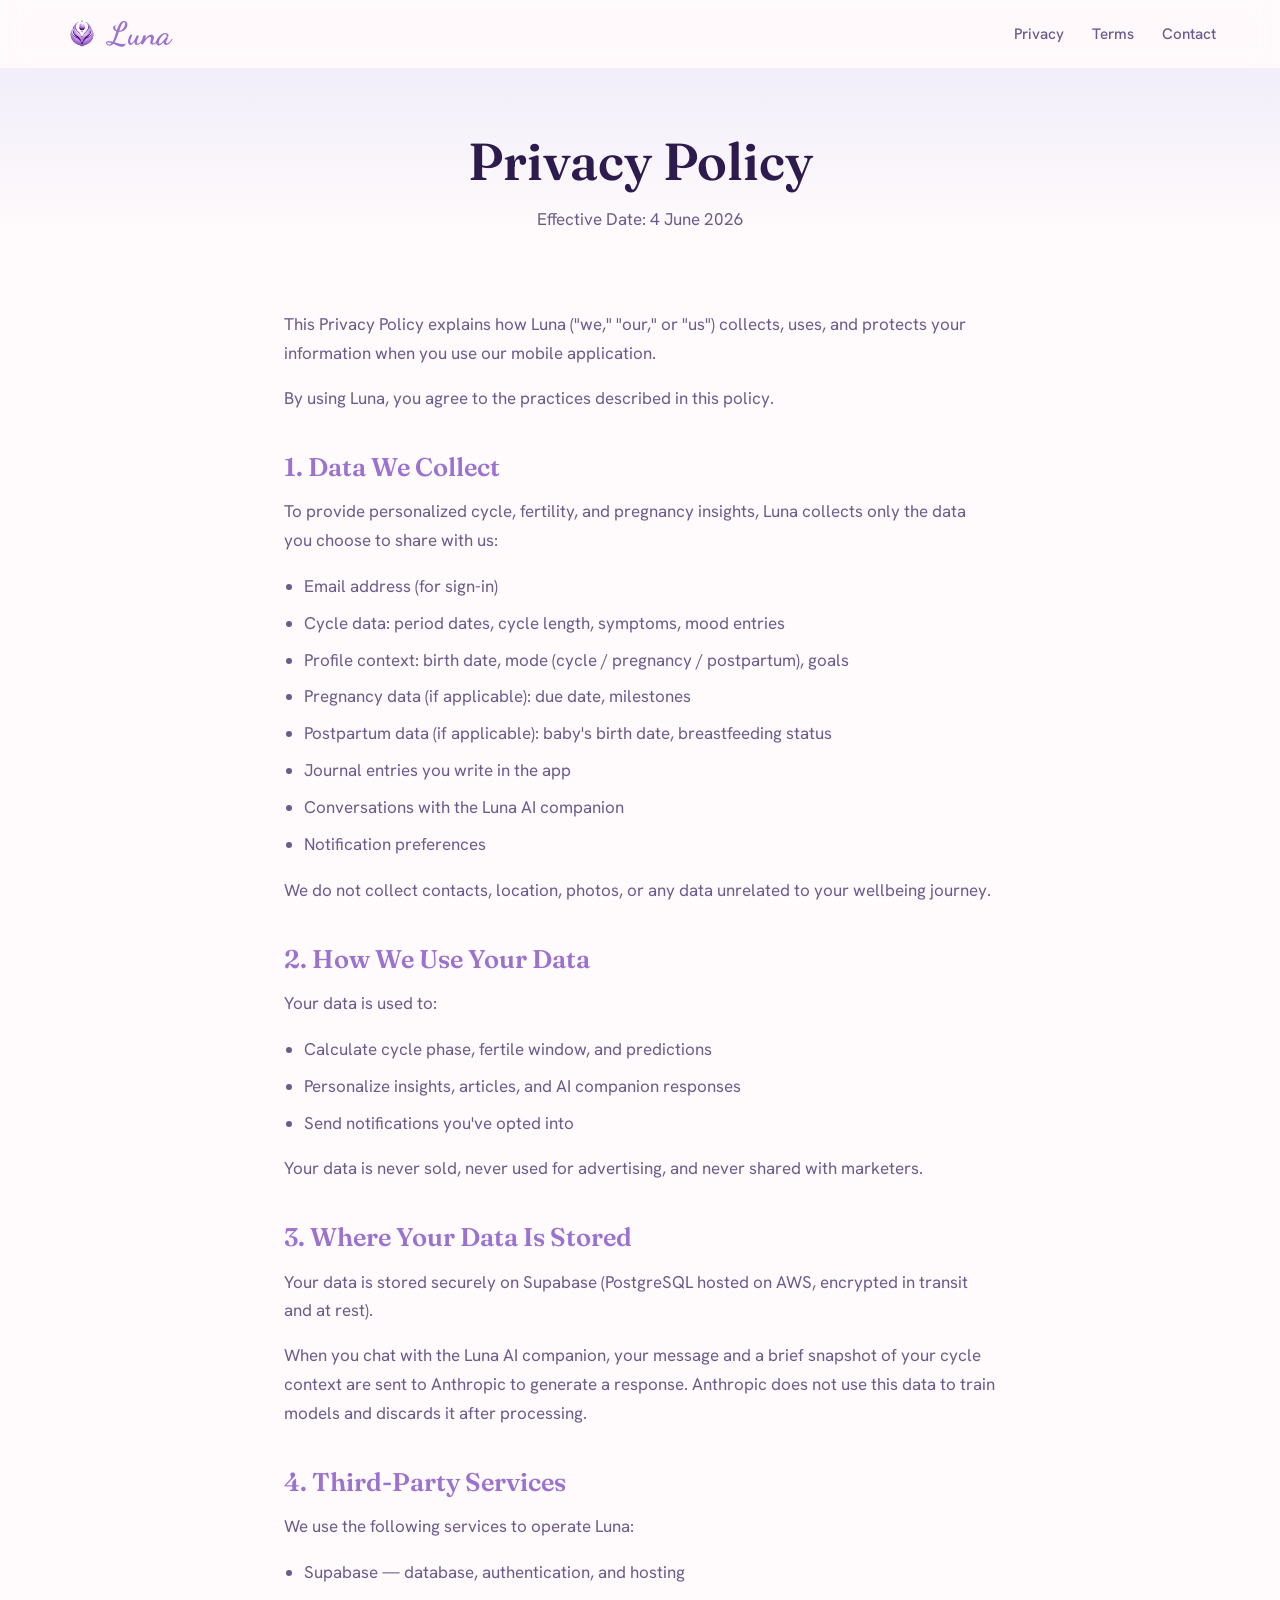
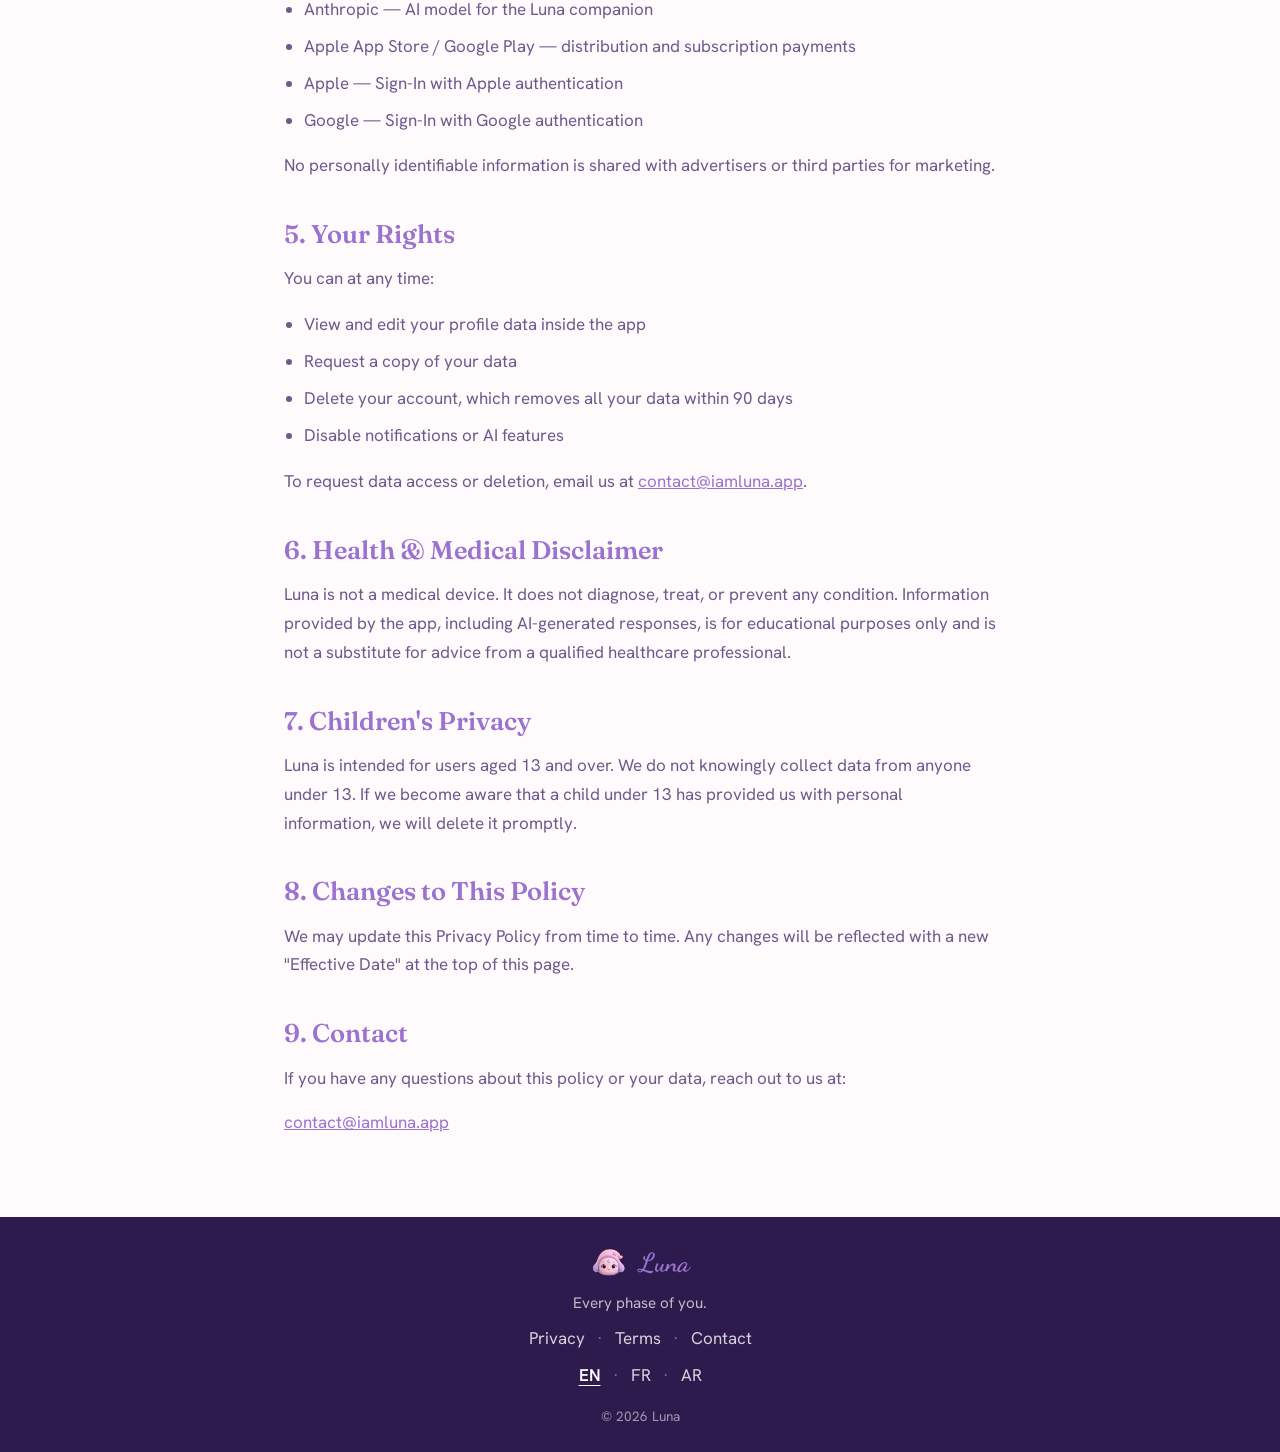
<file: privacy.html>
<!DOCTYPE html>
<html lang="en">
<head>
  <meta charset="UTF-8" />
  <meta name="viewport" content="width=device-width, initial-scale=1.0" />
  <title>Privacy Policy — Luna</title>
  <meta name="description" content="How Luna collects, uses, and protects your data." />

  <link rel="preconnect" href="https://fonts.googleapis.com" />
  <link rel="preconnect" href="https://fonts.gstatic.com" crossorigin />
  <link href="https://fonts.googleapis.com/css2?family=Fraunces:ital,opsz,wght@0,9..144,600;1,9..144,400&family=Hanken+Grotesk:wght@400;500;600&family=Tajawal:wght@400;700&family=Dancing+Script:wght@400;700&display=swap" rel="stylesheet" />

  <link rel="stylesheet" href="assets/css/styles.css" />
  <link rel="icon" type="image/png" href="/assets/images/luna-icon.png" />
  <link rel="apple-touch-icon" href="/assets/images/luna-icon.png" />
</head>
<body>
  <a class="skip-link" href="#main">Skip to content</a>

  <header class="site-header">
    <div class="container site-header__inner">
      <a class="logo-link" href="index.html">
        <img class="logo-icon" src="assets/images/luna-icon.png" alt="Luna" />
        <span class="luna-wordmark luna-wordmark--nav">Luna</span>
      </a>
      <button class="nav-toggle" aria-label="Toggle menu" aria-expanded="false" aria-controls="primary-nav">
        <span class="nav-toggle__bar"></span>
        <span class="nav-toggle__bar"></span>
        <span class="nav-toggle__bar"></span>
      </button>
      <nav class="nav" id="primary-nav" aria-label="Primary">
        <ul class="nav__list">
          <li><a class="nav__link" href="privacy.html">Privacy</a></li>
          <li><a class="nav__link" href="terms.html">Terms</a></li>
          <li><a class="nav__link" href="contact.html">Contact</a></li>
        </ul>
      </nav>
    </div>
  </header>

  <main id="main">
    <header class="page-header">
      <div class="container">
        <h1 class="page-header__title">Privacy Policy</h1>
        <p class="page-header__meta">Effective Date: 4 June 2026</p>
      </div>
    </header>

    <section class="section">
      <div class="container prose">
        <p>This Privacy Policy explains how Luna ("we," "our," or "us") collects, uses, and protects your information when you use our mobile application.</p>
        <p>By using Luna, you agree to the practices described in this policy.</p>

        <h2>1. Data We Collect</h2>
        <p>To provide personalized cycle, fertility, and pregnancy insights, Luna collects only the data you choose to share with us:</p>
        <ul>
          <li>Email address (for sign-in)</li>
          <li>Cycle data: period dates, cycle length, symptoms, mood entries</li>
          <li>Profile context: birth date, mode (cycle / pregnancy / postpartum), goals</li>
          <li>Pregnancy data (if applicable): due date, milestones</li>
          <li>Postpartum data (if applicable): baby's birth date, breastfeeding status</li>
          <li>Journal entries you write in the app</li>
          <li>Conversations with the Luna AI companion</li>
          <li>Notification preferences</li>
        </ul>
        <p>We do not collect contacts, location, photos, or any data unrelated to your wellbeing journey.</p>

        <h2>2. How We Use Your Data</h2>
        <p>Your data is used to:</p>
        <ul>
          <li>Calculate cycle phase, fertile window, and predictions</li>
          <li>Personalize insights, articles, and AI companion responses</li>
          <li>Send notifications you've opted into</li>
        </ul>
        <p>Your data is never sold, never used for advertising, and never shared with marketers.</p>

        <h2>3. Where Your Data Is Stored</h2>
        <p>Your data is stored securely on Supabase (PostgreSQL hosted on AWS, encrypted in transit and at rest).</p>
        <p>When you chat with the Luna AI companion, your message and a brief snapshot of your cycle context are sent to Anthropic to generate a response. Anthropic does not use this data to train models and discards it after processing.</p>

        <h2>4. Third-Party Services</h2>
        <p>We use the following services to operate Luna:</p>
        <ul>
          <li>Supabase — database, authentication, and hosting</li>
          <li>Anthropic — AI model for the Luna companion</li>
          <li>Apple App Store / Google Play — distribution and subscription payments</li>
          <li>Apple — Sign-In with Apple authentication</li>
          <li>Google — Sign-In with Google authentication</li>
        </ul>
        <p>No personally identifiable information is shared with advertisers or third parties for marketing.</p>

        <h2>5. Your Rights</h2>
        <p>You can at any time:</p>
        <ul>
          <li>View and edit your profile data inside the app</li>
          <li>Request a copy of your data</li>
          <li>Delete your account, which removes all your data within 90 days</li>
          <li>Disable notifications or AI features</li>
        </ul>
        <p>To request data access or deletion, email us at <a href="mailto:contact@iamluna.app">contact@iamluna.app</a>.</p>

        <h2>6. Health &amp; Medical Disclaimer</h2>
        <p>Luna is not a medical device. It does not diagnose, treat, or prevent any condition. Information provided by the app, including AI-generated responses, is for educational purposes only and is not a substitute for advice from a qualified healthcare professional.</p>

        <h2>7. Children's Privacy</h2>
        <p>Luna is intended for users aged 13 and over. We do not knowingly collect data from anyone under 13. If we become aware that a child under 13 has provided us with personal information, we will delete it promptly.</p>

        <h2>8. Changes to This Policy</h2>
        <p>We may update this Privacy Policy from time to time. Any changes will be reflected with a new "Effective Date" at the top of this page.</p>

        <h2>9. Contact</h2>
        <p>If you have any questions about this policy or your data, reach out to us at:</p>
        <p><a href="mailto:contact@iamluna.app">contact@iamluna.app</a></p>
      </div>
    </section>
  </main>

  <footer class="site-footer">
    <div class="container footer__inner">
      <div class="footer__wordmark">
        <img class="footer__avatar" src="assets/images/luna-avatar.png" alt="" />
        <span class="brand-mark luna-wordmark luna-wordmark--footer">Luna</span>
      </div>
      <p class="footer__tagline">Every phase of you.</p>
      <nav class="footer__nav" aria-label="Footer">
        <a href="privacy.html">Privacy</a>
        <span class="footer__sep" aria-hidden="true">·</span>
        <a href="terms.html">Terms</a>
        <span class="footer__sep" aria-hidden="true">·</span>
        <a href="contact.html">Contact</a>
      </nav>
      <nav class="footer__langs" aria-label="Language">
        <a href="privacy.html" class="current">EN</a>
        <span class="footer__sep" aria-hidden="true">·</span>
        <a href="fr/privacy.html">FR</a>
        <span class="footer__sep" aria-hidden="true">·</span>
        <a href="ar/privacy.html">AR</a>
      </nav>
      <p class="footer__copyright">&copy; 2026 Luna</p>
    </div>
  </footer>

  <script>
    (function () {
      var toggle = document.querySelector(".nav-toggle");
      var nav = document.getElementById("primary-nav");
      if (!toggle || !nav) return;
      toggle.addEventListener("click", function () {
        var open = nav.classList.toggle("is-open");
        toggle.setAttribute("aria-expanded", open ? "true" : "false");
      });
    })();
  </script>
</body>
</html>
</file>
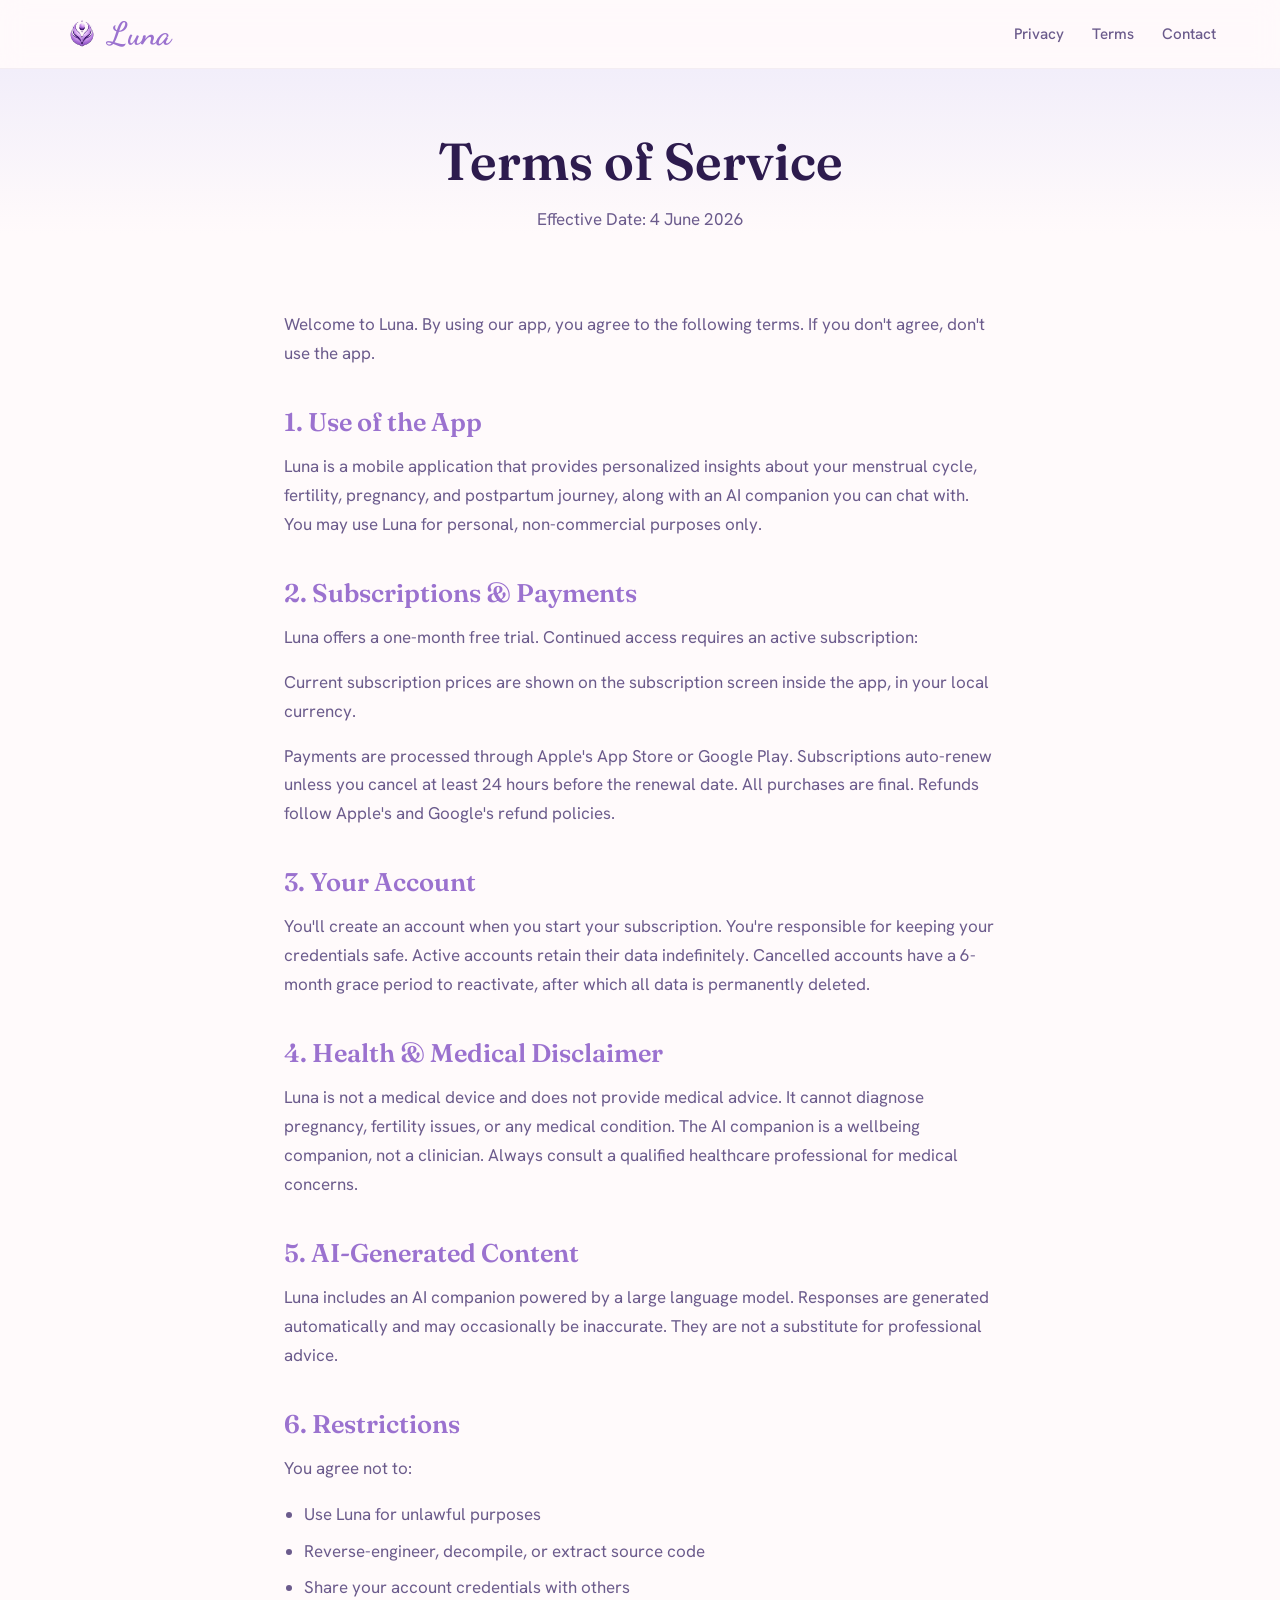
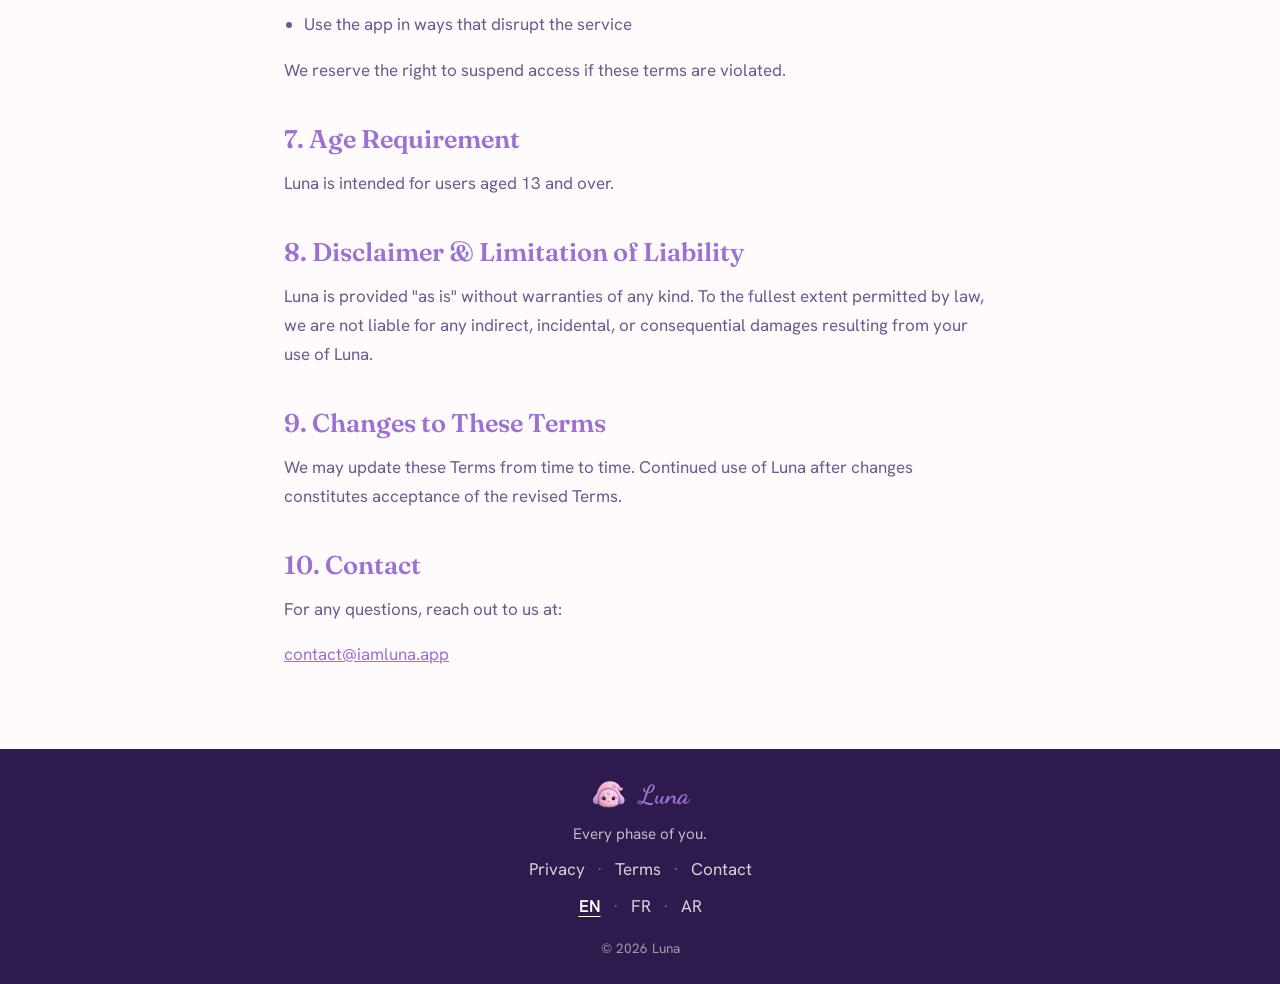
<file: terms.html>
<!DOCTYPE html>
<html lang="en">
<head>
  <meta charset="UTF-8" />
  <meta name="viewport" content="width=device-width, initial-scale=1.0" />
  <title>Terms of Service — Luna</title>
  <meta name="description" content="The terms that govern your use of Luna." />

  <link rel="preconnect" href="https://fonts.googleapis.com" />
  <link rel="preconnect" href="https://fonts.gstatic.com" crossorigin />
  <link href="https://fonts.googleapis.com/css2?family=Fraunces:ital,opsz,wght@0,9..144,600;1,9..144,400&family=Hanken+Grotesk:wght@400;500;600&family=Tajawal:wght@400;700&family=Dancing+Script:wght@400;700&display=swap" rel="stylesheet" />

  <link rel="stylesheet" href="assets/css/styles.css" />
  <link rel="icon" type="image/png" href="/assets/images/luna-icon.png" />
  <link rel="apple-touch-icon" href="/assets/images/luna-icon.png" />
</head>
<body>
  <a class="skip-link" href="#main">Skip to content</a>

  <header class="site-header">
    <div class="container site-header__inner">
      <a class="logo-link" href="index.html">
        <img class="logo-icon" src="assets/images/luna-icon.png" alt="Luna" />
        <span class="luna-wordmark luna-wordmark--nav">Luna</span>
      </a>
      <button class="nav-toggle" aria-label="Toggle menu" aria-expanded="false" aria-controls="primary-nav">
        <span class="nav-toggle__bar"></span>
        <span class="nav-toggle__bar"></span>
        <span class="nav-toggle__bar"></span>
      </button>
      <nav class="nav" id="primary-nav" aria-label="Primary">
        <ul class="nav__list">
          <li><a class="nav__link" href="privacy.html">Privacy</a></li>
          <li><a class="nav__link" href="terms.html">Terms</a></li>
          <li><a class="nav__link" href="contact.html">Contact</a></li>
        </ul>
      </nav>
    </div>
  </header>

  <main id="main">
    <header class="page-header">
      <div class="container">
        <h1 class="page-header__title">Terms of Service</h1>
        <p class="page-header__meta">Effective Date: 4 June 2026</p>
      </div>
    </header>

    <section class="section">
      <div class="container prose">
        <p>Welcome to Luna. By using our app, you agree to the following terms. If you don't agree, don't use the app.</p>

        <h2>1. Use of the App</h2>
        <p>Luna is a mobile application that provides personalized insights about your menstrual cycle, fertility, pregnancy, and postpartum journey, along with an AI companion you can chat with. You may use Luna for personal, non-commercial purposes only.</p>

        <h2>2. Subscriptions &amp; Payments</h2>
        <p>Luna offers a one-month free trial. Continued access requires an active subscription:</p>
        <p>Current subscription prices are shown on the subscription screen inside the app, in your local currency.</p>
        <p>Payments are processed through Apple's App Store or Google Play. Subscriptions auto-renew unless you cancel at least 24 hours before the renewal date. All purchases are final. Refunds follow Apple's and Google's refund policies.</p>

        <h2>3. Your Account</h2>
        <p>You'll create an account when you start your subscription. You're responsible for keeping your credentials safe. Active accounts retain their data indefinitely. Cancelled accounts have a 6-month grace period to reactivate, after which all data is permanently deleted.</p>

        <h2>4. Health &amp; Medical Disclaimer</h2>
        <p>Luna is not a medical device and does not provide medical advice. It cannot diagnose pregnancy, fertility issues, or any medical condition. The AI companion is a wellbeing companion, not a clinician. Always consult a qualified healthcare professional for medical concerns.</p>

        <h2>5. AI-Generated Content</h2>
        <p>Luna includes an AI companion powered by a large language model. Responses are generated automatically and may occasionally be inaccurate. They are not a substitute for professional advice.</p>

        <h2>6. Restrictions</h2>
        <p>You agree not to:</p>
        <ul>
          <li>Use Luna for unlawful purposes</li>
          <li>Reverse-engineer, decompile, or extract source code</li>
          <li>Share your account credentials with others</li>
          <li>Use the app in ways that disrupt the service</li>
        </ul>
        <p>We reserve the right to suspend access if these terms are violated.</p>

        <h2>7. Age Requirement</h2>
        <p>Luna is intended for users aged 13 and over.</p>

        <h2>8. Disclaimer &amp; Limitation of Liability</h2>
        <p>Luna is provided "as is" without warranties of any kind. To the fullest extent permitted by law, we are not liable for any indirect, incidental, or consequential damages resulting from your use of Luna.</p>

        <h2>9. Changes to These Terms</h2>
        <p>We may update these Terms from time to time. Continued use of Luna after changes constitutes acceptance of the revised Terms.</p>

        <h2>10. Contact</h2>
        <p>For any questions, reach out to us at:</p>
        <p><a href="mailto:contact@iamluna.app">contact@iamluna.app</a></p>
      </div>
    </section>
  </main>

  <footer class="site-footer">
    <div class="container footer__inner">
      <div class="footer__wordmark">
        <img class="footer__avatar" src="assets/images/luna-avatar.png" alt="" />
        <span class="brand-mark luna-wordmark luna-wordmark--footer">Luna</span>
      </div>
      <p class="footer__tagline">Every phase of you.</p>
      <nav class="footer__nav" aria-label="Footer">
        <a href="privacy.html">Privacy</a>
        <span class="footer__sep" aria-hidden="true">·</span>
        <a href="terms.html">Terms</a>
        <span class="footer__sep" aria-hidden="true">·</span>
        <a href="contact.html">Contact</a>
      </nav>
      <nav class="footer__langs" aria-label="Language">
        <a href="terms.html" class="current">EN</a>
        <span class="footer__sep" aria-hidden="true">·</span>
        <a href="fr/terms.html">FR</a>
        <span class="footer__sep" aria-hidden="true">·</span>
        <a href="ar/terms.html">AR</a>
      </nav>
      <p class="footer__copyright">&copy; 2026 Luna</p>
    </div>
  </footer>

  <script>
    (function () {
      var toggle = document.querySelector(".nav-toggle");
      var nav = document.getElementById("primary-nav");
      if (!toggle || !nav) return;
      toggle.addEventListener("click", function () {
        var open = nav.classList.toggle("is-open");
        toggle.setAttribute("aria-expanded", open ? "true" : "false");
      });
    })();
  </script>
</body>
</html>
</file>
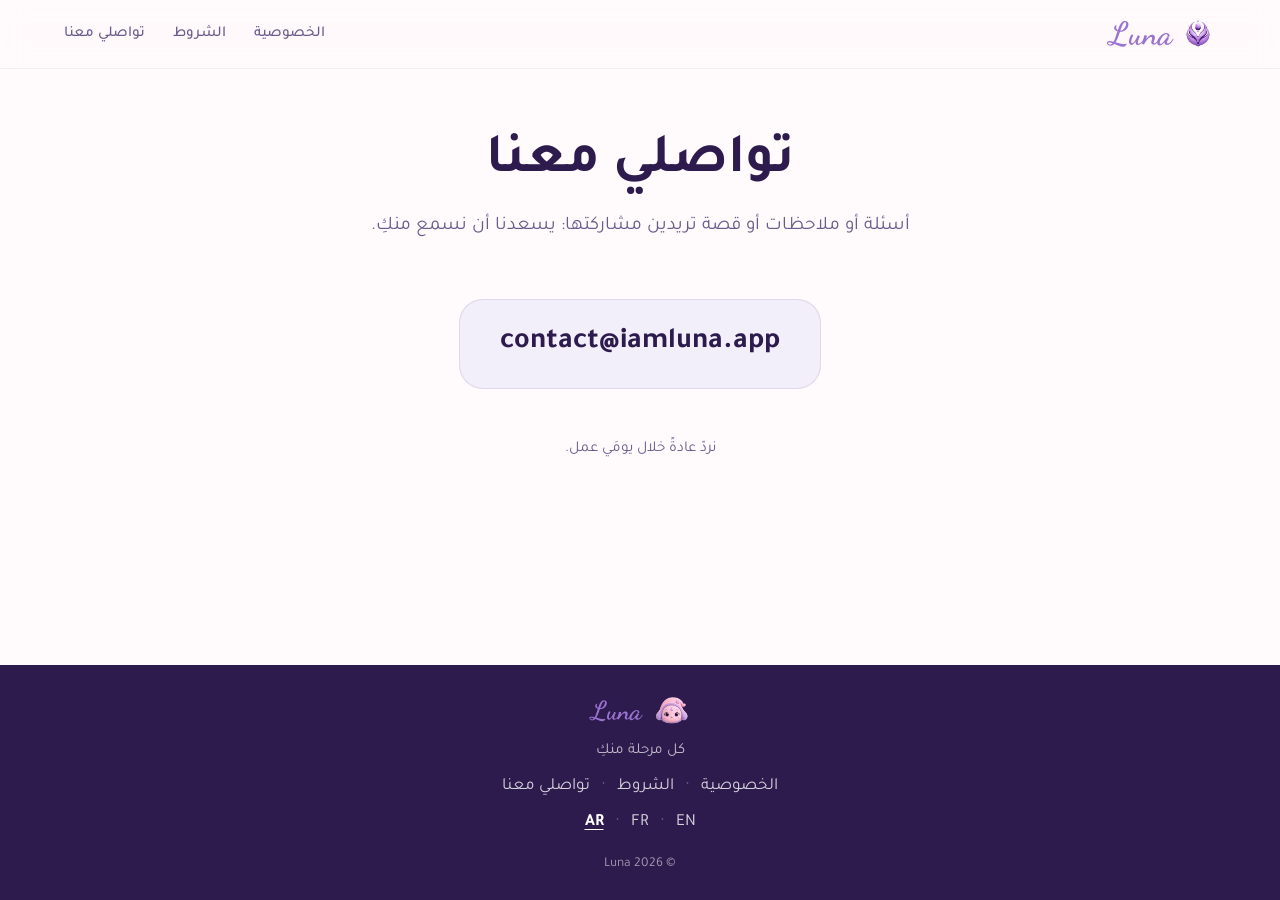
<file: ar/contact.html>
<!DOCTYPE html>
<html lang="ar" dir="rtl">
<head>
  <meta charset="UTF-8" />
  <meta name="viewport" content="width=device-width, initial-scale=1.0" />
  <title>تواصلي معنا — Luna</title>
  <meta name="description" content="تواصلي مع فريق Luna." />

  <link rel="preconnect" href="https://fonts.googleapis.com" />
  <link rel="preconnect" href="https://fonts.gstatic.com" crossorigin />
  <link href="https://fonts.googleapis.com/css2?family=Fraunces:ital,opsz,wght@0,9..144,600;1,9..144,400&family=Hanken+Grotesk:wght@400;500;600&family=Tajawal:wght@400;700&family=Dancing+Script:wght@400;700&display=swap" rel="stylesheet" />

  <link rel="stylesheet" href="../assets/css/styles.css" />
  <link rel="stylesheet" href="../assets/css/styles-rtl.css" />
  <link rel="icon" type="image/png" href="../assets/images/luna-icon.png" />
  <link rel="apple-touch-icon" href="../assets/images/luna-icon.png" />
</head>
<body>
  <a class="skip-link" href="#main">تخطٍّ إلى المحتوى</a>

  <header class="site-header">
    <div class="container site-header__inner">
      <a class="logo-link" href="index.html">
        <img class="logo-icon" src="../assets/images/luna-icon.png" alt="Luna" />
        <span class="luna-wordmark luna-wordmark--nav">Luna</span>
      </a>
      <button class="nav-toggle" aria-label="فتح القائمة" aria-expanded="false" aria-controls="primary-nav">
        <span class="nav-toggle__bar"></span>
        <span class="nav-toggle__bar"></span>
        <span class="nav-toggle__bar"></span>
      </button>
      <nav class="nav" id="primary-nav" aria-label="التنقل الرئيسي">
        <ul class="nav__list">
          <li><a class="nav__link" href="privacy.html">الخصوصية</a></li>
          <li><a class="nav__link" href="terms.html">الشروط</a></li>
          <li><a class="nav__link" href="contact.html">تواصلي معنا</a></li>
        </ul>
      </nav>
    </div>
  </header>

  <main id="main">
    <section class="section">
      <div class="container">
        <div class="contact">
          <h1 class="contact__title">تواصلي معنا</h1>
          <p class="contact__intro">أسئلة أو ملاحظات أو قصة تريدين مشاركتها: يسعدنا أن نسمع منكِ.</p>
          <a class="contact__card" href="mailto:contact@iamluna.app">contact@iamluna.app</a>
          <p class="contact__note">نردّ عادةً خلال يومَي عمل.</p>
        </div>
      </div>
    </section>
  </main>

  <footer class="site-footer">
    <div class="container footer__inner">
      <div class="footer__wordmark">
        <img class="footer__avatar" src="../assets/images/luna-avatar.png" alt="" />
        <span class="brand-mark luna-wordmark luna-wordmark--footer">Luna</span>
      </div>
      <p class="footer__tagline">كل مرحلة منكِ</p>
      <nav class="footer__nav" aria-label="تذييل الصفحة">
        <a href="privacy.html">الخصوصية</a>
        <span class="footer__sep" aria-hidden="true">·</span>
        <a href="terms.html">الشروط</a>
        <span class="footer__sep" aria-hidden="true">·</span>
        <a href="contact.html">تواصلي معنا</a>
      </nav>
      <nav class="footer__langs" aria-label="اللغة">
        <a href="../contact.html">EN</a>
        <span class="footer__sep" aria-hidden="true">·</span>
        <a href="../fr/contact.html">FR</a>
        <span class="footer__sep" aria-hidden="true">·</span>
        <a href="contact.html" class="current">AR</a>
      </nav>
      <p class="footer__copyright">&copy; 2026 Luna</p>
    </div>
  </footer>

  <script>
    (function () {
      var toggle = document.querySelector(".nav-toggle");
      var nav = document.getElementById("primary-nav");
      if (!toggle || !nav) return;
      toggle.addEventListener("click", function () {
        var open = nav.classList.toggle("is-open");
        toggle.setAttribute("aria-expanded", open ? "true" : "false");
      });
    })();
  </script>
</body>
</html>
</file>
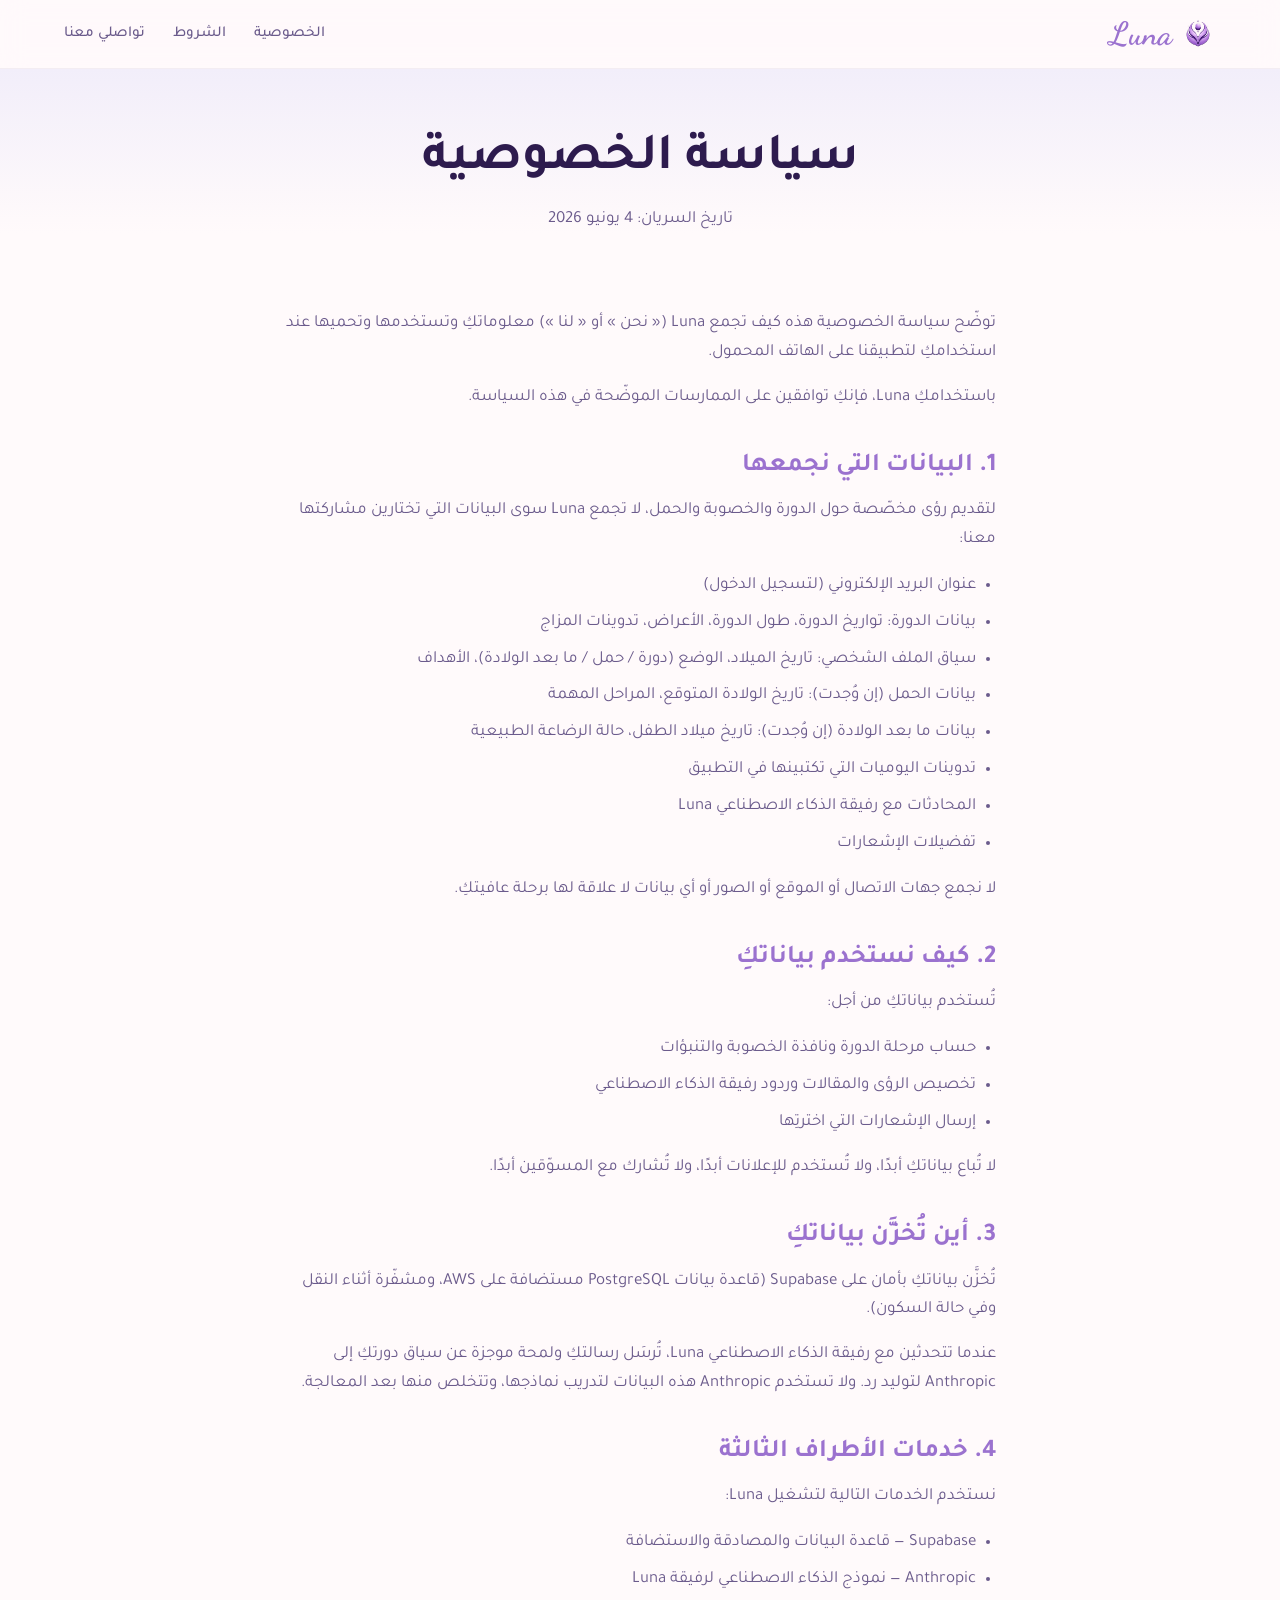
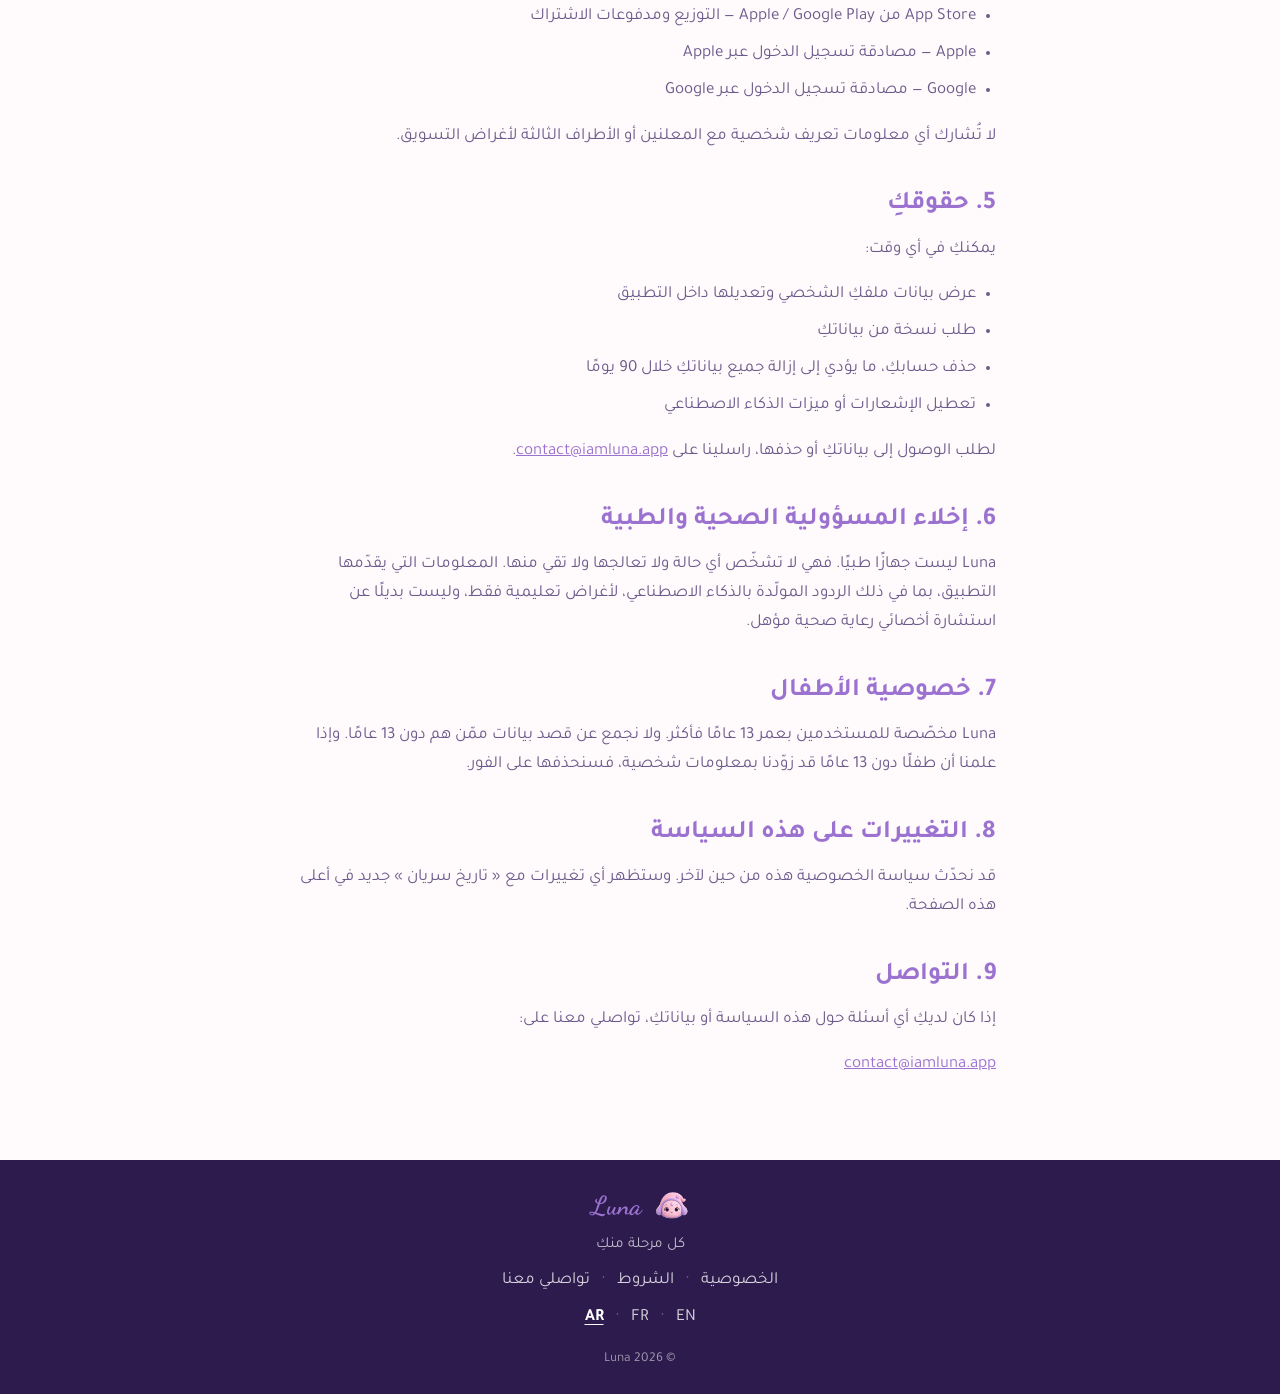
<file: ar/privacy.html>
<!DOCTYPE html>
<html lang="ar" dir="rtl">
<head>
  <meta charset="UTF-8" />
  <meta name="viewport" content="width=device-width, initial-scale=1.0" />
  <title>سياسة الخصوصية — Luna</title>
  <meta name="description" content="كيف تجمع Luna بياناتكِ وتستخدمها وتحميها." />

  <link rel="preconnect" href="https://fonts.googleapis.com" />
  <link rel="preconnect" href="https://fonts.gstatic.com" crossorigin />
  <link href="https://fonts.googleapis.com/css2?family=Fraunces:ital,opsz,wght@0,9..144,600;1,9..144,400&family=Hanken+Grotesk:wght@400;500;600&family=Tajawal:wght@400;700&family=Dancing+Script:wght@400;700&display=swap" rel="stylesheet" />

  <link rel="stylesheet" href="../assets/css/styles.css" />
  <link rel="stylesheet" href="../assets/css/styles-rtl.css" />
  <link rel="icon" type="image/png" href="../assets/images/luna-icon.png" />
  <link rel="apple-touch-icon" href="../assets/images/luna-icon.png" />
</head>
<body>
  <a class="skip-link" href="#main">تخطٍّ إلى المحتوى</a>

  <header class="site-header">
    <div class="container site-header__inner">
      <a class="logo-link" href="index.html">
        <img class="logo-icon" src="../assets/images/luna-icon.png" alt="Luna" />
        <span class="luna-wordmark luna-wordmark--nav">Luna</span>
      </a>
      <button class="nav-toggle" aria-label="فتح القائمة" aria-expanded="false" aria-controls="primary-nav">
        <span class="nav-toggle__bar"></span>
        <span class="nav-toggle__bar"></span>
        <span class="nav-toggle__bar"></span>
      </button>
      <nav class="nav" id="primary-nav" aria-label="التنقل الرئيسي">
        <ul class="nav__list">
          <li><a class="nav__link" href="privacy.html">الخصوصية</a></li>
          <li><a class="nav__link" href="terms.html">الشروط</a></li>
          <li><a class="nav__link" href="contact.html">تواصلي معنا</a></li>
        </ul>
      </nav>
    </div>
  </header>

  <main id="main">
    <header class="page-header">
      <div class="container">
        <h1 class="page-header__title">سياسة الخصوصية</h1>
        <p class="page-header__meta">تاريخ السريان: 4 يونيو 2026</p>
      </div>
    </header>

    <section class="section">
      <div class="container prose">
        <p>توضّح سياسة الخصوصية هذه كيف تجمع Luna (« نحن » أو « لنا ») معلوماتكِ وتستخدمها وتحميها عند استخدامكِ لتطبيقنا على الهاتف المحمول.</p>
        <p>باستخدامكِ Luna، فإنكِ توافقين على الممارسات الموضّحة في هذه السياسة.</p>

        <h2>1. البيانات التي نجمعها</h2>
        <p>لتقديم رؤى مخصّصة حول الدورة والخصوبة والحمل، لا تجمع Luna سوى البيانات التي تختارين مشاركتها معنا:</p>
        <ul>
          <li>عنوان البريد الإلكتروني (لتسجيل الدخول)</li>
          <li>بيانات الدورة: تواريخ الدورة، طول الدورة، الأعراض، تدوينات المزاج</li>
          <li>سياق الملف الشخصي: تاريخ الميلاد، الوضع (دورة / حمل / ما بعد الولادة)، الأهداف</li>
          <li>بيانات الحمل (إن وُجدت): تاريخ الولادة المتوقع، المراحل المهمة</li>
          <li>بيانات ما بعد الولادة (إن وُجدت): تاريخ ميلاد الطفل، حالة الرضاعة الطبيعية</li>
          <li>تدوينات اليوميات التي تكتبينها في التطبيق</li>
          <li>المحادثات مع رفيقة الذكاء الاصطناعي Luna</li>
          <li>تفضيلات الإشعارات</li>
        </ul>
        <p>لا نجمع جهات الاتصال أو الموقع أو الصور أو أي بيانات لا علاقة لها برحلة عافيتكِ.</p>

        <h2>2. كيف نستخدم بياناتكِ</h2>
        <p>تُستخدم بياناتكِ من أجل:</p>
        <ul>
          <li>حساب مرحلة الدورة ونافذة الخصوبة والتنبؤات</li>
          <li>تخصيص الرؤى والمقالات وردود رفيقة الذكاء الاصطناعي</li>
          <li>إرسال الإشعارات التي اخترتِها</li>
        </ul>
        <p>لا تُباع بياناتكِ أبدًا، ولا تُستخدم للإعلانات أبدًا، ولا تُشارك مع المسوّقين أبدًا.</p>

        <h2>3. أين تُخزَّن بياناتكِ</h2>
        <p>تُخزَّن بياناتكِ بأمان على Supabase (قاعدة بيانات PostgreSQL مستضافة على AWS، ومشفّرة أثناء النقل وفي حالة السكون).</p>
        <p>عندما تتحدثين مع رفيقة الذكاء الاصطناعي Luna، تُرسَل رسالتكِ ولمحة موجزة عن سياق دورتكِ إلى Anthropic لتوليد رد. ولا تستخدم Anthropic هذه البيانات لتدريب نماذجها، وتتخلص منها بعد المعالجة.</p>

        <h2>4. خدمات الأطراف الثالثة</h2>
        <p>نستخدم الخدمات التالية لتشغيل Luna:</p>
        <ul>
          <li>Supabase — قاعدة البيانات والمصادقة والاستضافة</li>
          <li>Anthropic — نموذج الذكاء الاصطناعي لرفيقة Luna</li>
          <li>App Store من Apple / Google Play — التوزيع ومدفوعات الاشتراك</li>
          <li>Apple — مصادقة تسجيل الدخول عبر Apple</li>
          <li>Google — مصادقة تسجيل الدخول عبر Google</li>
        </ul>
        <p>لا تُشارك أي معلومات تعريف شخصية مع المعلنين أو الأطراف الثالثة لأغراض التسويق.</p>

        <h2>5. حقوقكِ</h2>
        <p>يمكنكِ في أي وقت:</p>
        <ul>
          <li>عرض بيانات ملفكِ الشخصي وتعديلها داخل التطبيق</li>
          <li>طلب نسخة من بياناتكِ</li>
          <li>حذف حسابكِ، ما يؤدي إلى إزالة جميع بياناتكِ خلال 90 يومًا</li>
          <li>تعطيل الإشعارات أو ميزات الذكاء الاصطناعي</li>
        </ul>
        <p>لطلب الوصول إلى بياناتكِ أو حذفها، راسلينا على <a href="mailto:contact@iamluna.app">contact@iamluna.app</a>.</p>

        <h2>6. إخلاء المسؤولية الصحية والطبية</h2>
        <p>Luna ليست جهازًا طبيًا. فهي لا تشخّص أي حالة ولا تعالجها ولا تقي منها. المعلومات التي يقدّمها التطبيق، بما في ذلك الردود المولّدة بالذكاء الاصطناعي، لأغراض تعليمية فقط، وليست بديلًا عن استشارة أخصائي رعاية صحية مؤهل.</p>

        <h2>7. خصوصية الأطفال</h2>
        <p>Luna مخصّصة للمستخدمين بعمر 13 عامًا فأكثر. ولا نجمع عن قصد بيانات ممّن هم دون 13 عامًا. وإذا علمنا أن طفلًا دون 13 عامًا قد زوّدنا بمعلومات شخصية، فسنحذفها على الفور.</p>

        <h2>8. التغييرات على هذه السياسة</h2>
        <p>قد نحدّث سياسة الخصوصية هذه من حين لآخر. وستظهر أي تغييرات مع « تاريخ سريان » جديد في أعلى هذه الصفحة.</p>

        <h2>9. التواصل</h2>
        <p>إذا كان لديكِ أي أسئلة حول هذه السياسة أو بياناتكِ، تواصلي معنا على:</p>
        <p><a href="mailto:contact@iamluna.app">contact@iamluna.app</a></p>
      </div>
    </section>
  </main>

  <footer class="site-footer">
    <div class="container footer__inner">
      <div class="footer__wordmark">
        <img class="footer__avatar" src="../assets/images/luna-avatar.png" alt="" />
        <span class="brand-mark luna-wordmark luna-wordmark--footer">Luna</span>
      </div>
      <p class="footer__tagline">كل مرحلة منكِ</p>
      <nav class="footer__nav" aria-label="تذييل الصفحة">
        <a href="privacy.html">الخصوصية</a>
        <span class="footer__sep" aria-hidden="true">·</span>
        <a href="terms.html">الشروط</a>
        <span class="footer__sep" aria-hidden="true">·</span>
        <a href="contact.html">تواصلي معنا</a>
      </nav>
      <nav class="footer__langs" aria-label="اللغة">
        <a href="../privacy.html">EN</a>
        <span class="footer__sep" aria-hidden="true">·</span>
        <a href="../fr/privacy.html">FR</a>
        <span class="footer__sep" aria-hidden="true">·</span>
        <a href="privacy.html" class="current">AR</a>
      </nav>
      <p class="footer__copyright">&copy; 2026 Luna</p>
    </div>
  </footer>

  <script>
    (function () {
      var toggle = document.querySelector(".nav-toggle");
      var nav = document.getElementById("primary-nav");
      if (!toggle || !nav) return;
      toggle.addEventListener("click", function () {
        var open = nav.classList.toggle("is-open");
        toggle.setAttribute("aria-expanded", open ? "true" : "false");
      });
    })();
  </script>
</body>
</html>
</file>
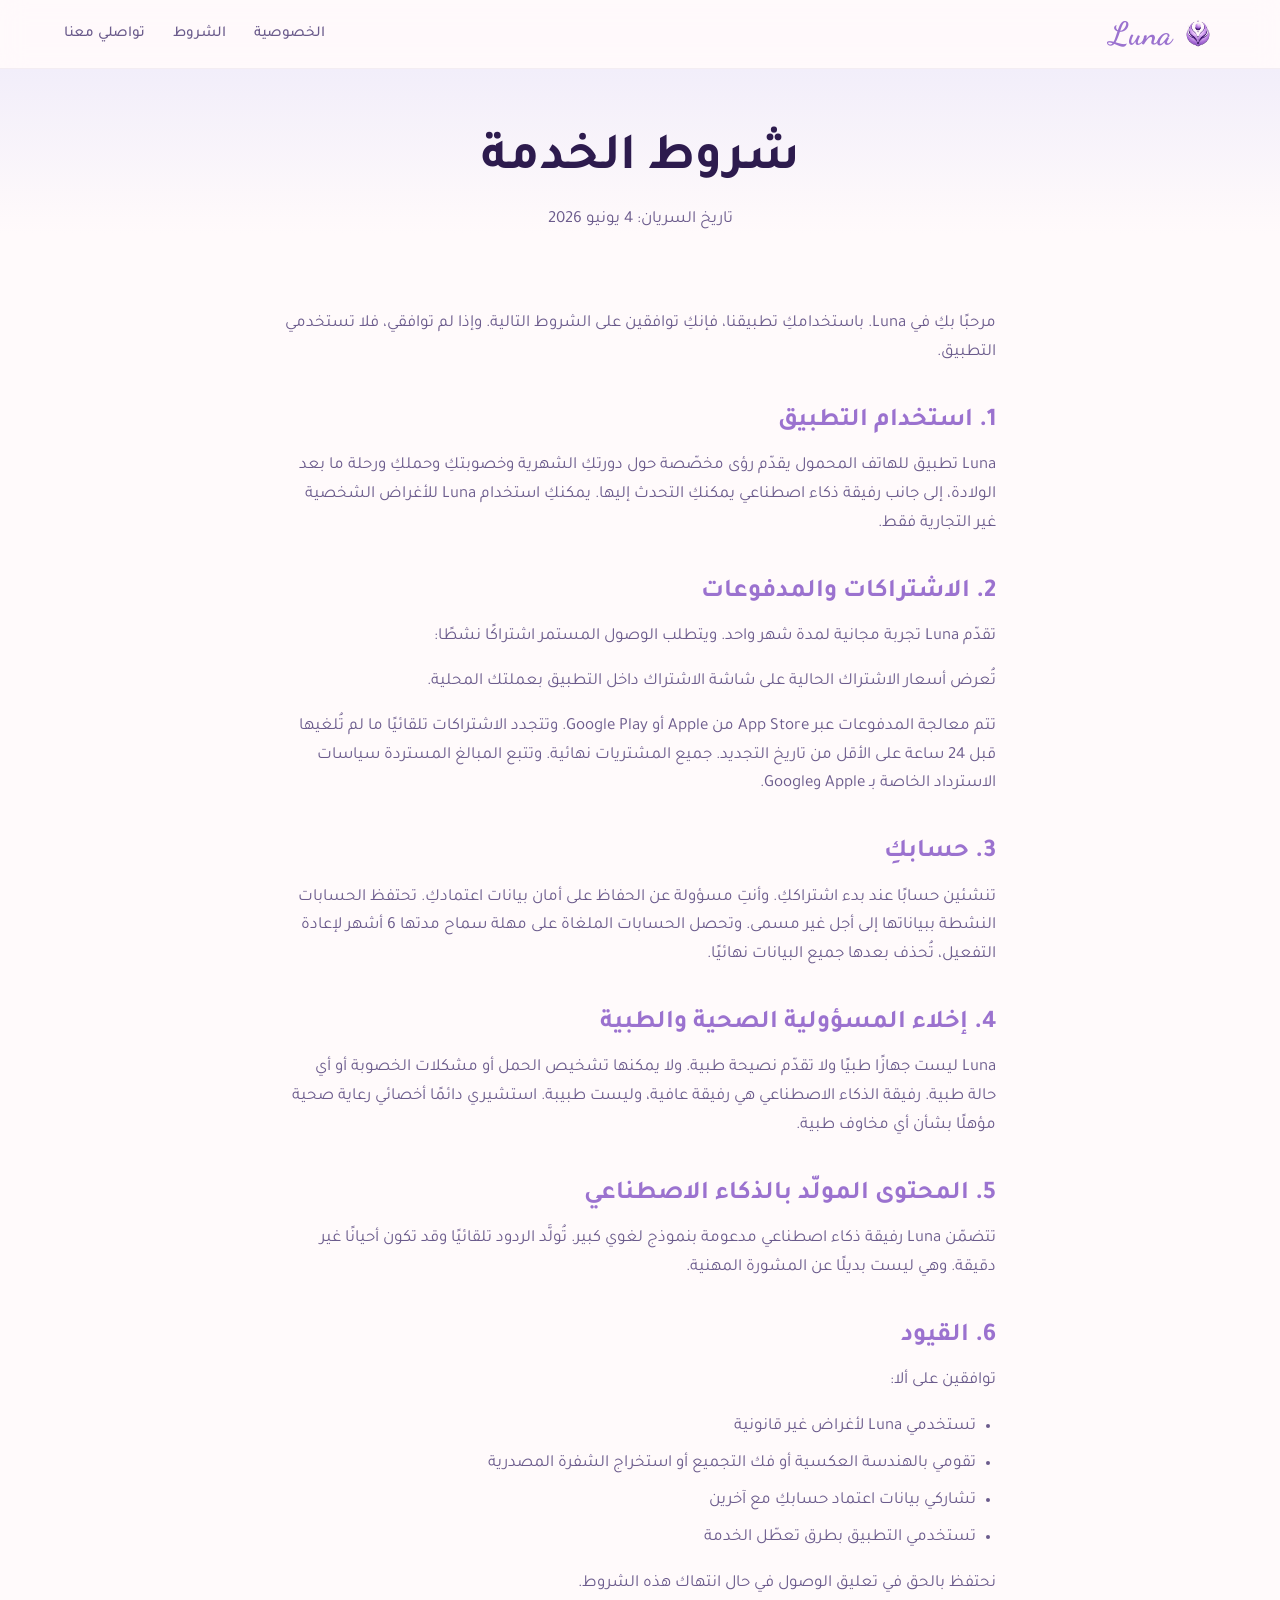
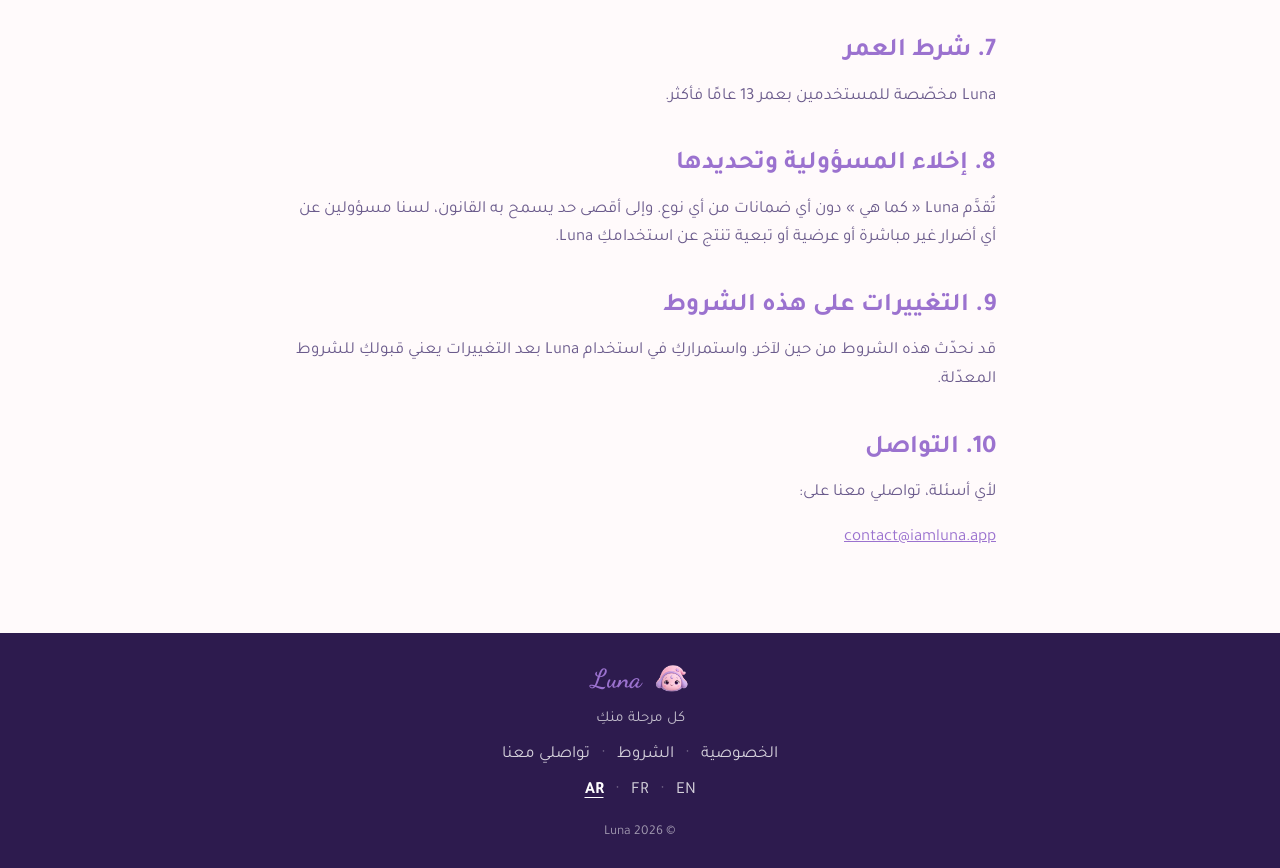
<file: ar/terms.html>
<!DOCTYPE html>
<html lang="ar" dir="rtl">
<head>
  <meta charset="UTF-8" />
  <meta name="viewport" content="width=device-width, initial-scale=1.0" />
  <title>شروط الخدمة — Luna</title>
  <meta name="description" content="الشروط التي تحكم استخدامكِ لتطبيق Luna." />

  <link rel="preconnect" href="https://fonts.googleapis.com" />
  <link rel="preconnect" href="https://fonts.gstatic.com" crossorigin />
  <link href="https://fonts.googleapis.com/css2?family=Fraunces:ital,opsz,wght@0,9..144,600;1,9..144,400&family=Hanken+Grotesk:wght@400;500;600&family=Tajawal:wght@400;700&family=Dancing+Script:wght@400;700&display=swap" rel="stylesheet" />

  <link rel="stylesheet" href="../assets/css/styles.css" />
  <link rel="stylesheet" href="../assets/css/styles-rtl.css" />
  <link rel="icon" type="image/png" href="../assets/images/luna-icon.png" />
  <link rel="apple-touch-icon" href="../assets/images/luna-icon.png" />
</head>
<body>
  <a class="skip-link" href="#main">تخطٍّ إلى المحتوى</a>

  <header class="site-header">
    <div class="container site-header__inner">
      <a class="logo-link" href="index.html">
        <img class="logo-icon" src="../assets/images/luna-icon.png" alt="Luna" />
        <span class="luna-wordmark luna-wordmark--nav">Luna</span>
      </a>
      <button class="nav-toggle" aria-label="فتح القائمة" aria-expanded="false" aria-controls="primary-nav">
        <span class="nav-toggle__bar"></span>
        <span class="nav-toggle__bar"></span>
        <span class="nav-toggle__bar"></span>
      </button>
      <nav class="nav" id="primary-nav" aria-label="التنقل الرئيسي">
        <ul class="nav__list">
          <li><a class="nav__link" href="privacy.html">الخصوصية</a></li>
          <li><a class="nav__link" href="terms.html">الشروط</a></li>
          <li><a class="nav__link" href="contact.html">تواصلي معنا</a></li>
        </ul>
      </nav>
    </div>
  </header>

  <main id="main">
    <header class="page-header">
      <div class="container">
        <h1 class="page-header__title">شروط الخدمة</h1>
        <p class="page-header__meta">تاريخ السريان: 4 يونيو 2026</p>
      </div>
    </header>

    <section class="section">
      <div class="container prose">
        <p>مرحبًا بكِ في Luna. باستخدامكِ تطبيقنا، فإنكِ توافقين على الشروط التالية. وإذا لم توافقي، فلا تستخدمي التطبيق.</p>

        <h2>1. استخدام التطبيق</h2>
        <p>Luna تطبيق للهاتف المحمول يقدّم رؤى مخصّصة حول دورتكِ الشهرية وخصوبتكِ وحملكِ ورحلة ما بعد الولادة، إلى جانب رفيقة ذكاء اصطناعي يمكنكِ التحدث إليها. يمكنكِ استخدام Luna للأغراض الشخصية غير التجارية فقط.</p>

        <h2>2. الاشتراكات والمدفوعات</h2>
        <p>تقدّم Luna تجربة مجانية لمدة شهر واحد. ويتطلب الوصول المستمر اشتراكًا نشطًا:</p>
        <p>تُعرض أسعار الاشتراك الحالية على شاشة الاشتراك داخل التطبيق بعملتك المحلية.</p>
        <p>تتم معالجة المدفوعات عبر App Store من Apple أو Google Play. وتتجدد الاشتراكات تلقائيًا ما لم تُلغيها قبل 24 ساعة على الأقل من تاريخ التجديد. جميع المشتريات نهائية. وتتبع المبالغ المستردة سياسات الاسترداد الخاصة بـ Apple وGoogle.</p>

        <h2>3. حسابكِ</h2>
        <p>تنشئين حسابًا عند بدء اشتراككِ. وأنتِ مسؤولة عن الحفاظ على أمان بيانات اعتمادكِ. تحتفظ الحسابات النشطة ببياناتها إلى أجل غير مسمى. وتحصل الحسابات الملغاة على مهلة سماح مدتها 6 أشهر لإعادة التفعيل، تُحذف بعدها جميع البيانات نهائيًا.</p>

        <h2>4. إخلاء المسؤولية الصحية والطبية</h2>
        <p>Luna ليست جهازًا طبيًا ولا تقدّم نصيحة طبية. ولا يمكنها تشخيص الحمل أو مشكلات الخصوبة أو أي حالة طبية. رفيقة الذكاء الاصطناعي هي رفيقة عافية، وليست طبيبة. استشيري دائمًا أخصائي رعاية صحية مؤهلًا بشأن أي مخاوف طبية.</p>

        <h2>5. المحتوى المولّد بالذكاء الاصطناعي</h2>
        <p>تتضمّن Luna رفيقة ذكاء اصطناعي مدعومة بنموذج لغوي كبير. تُولَّد الردود تلقائيًا وقد تكون أحيانًا غير دقيقة. وهي ليست بديلًا عن المشورة المهنية.</p>

        <h2>6. القيود</h2>
        <p>توافقين على ألا:</p>
        <ul>
          <li>تستخدمي Luna لأغراض غير قانونية</li>
          <li>تقومي بالهندسة العكسية أو فك التجميع أو استخراج الشفرة المصدرية</li>
          <li>تشاركي بيانات اعتماد حسابكِ مع آخرين</li>
          <li>تستخدمي التطبيق بطرق تعطّل الخدمة</li>
        </ul>
        <p>نحتفظ بالحق في تعليق الوصول في حال انتهاك هذه الشروط.</p>

        <h2>7. شرط العمر</h2>
        <p>Luna مخصّصة للمستخدمين بعمر 13 عامًا فأكثر.</p>

        <h2>8. إخلاء المسؤولية وتحديدها</h2>
        <p>تُقدَّم Luna « كما هي » دون أي ضمانات من أي نوع. وإلى أقصى حد يسمح به القانون، لسنا مسؤولين عن أي أضرار غير مباشرة أو عرضية أو تبعية تنتج عن استخدامكِ Luna.</p>

        <h2>9. التغييرات على هذه الشروط</h2>
        <p>قد نحدّث هذه الشروط من حين لآخر. واستمراركِ في استخدام Luna بعد التغييرات يعني قبولكِ للشروط المعدّلة.</p>

        <h2>10. التواصل</h2>
        <p>لأي أسئلة، تواصلي معنا على:</p>
        <p><a href="mailto:contact@iamluna.app">contact@iamluna.app</a></p>
      </div>
    </section>
  </main>

  <footer class="site-footer">
    <div class="container footer__inner">
      <div class="footer__wordmark">
        <img class="footer__avatar" src="../assets/images/luna-avatar.png" alt="" />
        <span class="brand-mark luna-wordmark luna-wordmark--footer">Luna</span>
      </div>
      <p class="footer__tagline">كل مرحلة منكِ</p>
      <nav class="footer__nav" aria-label="تذييل الصفحة">
        <a href="privacy.html">الخصوصية</a>
        <span class="footer__sep" aria-hidden="true">·</span>
        <a href="terms.html">الشروط</a>
        <span class="footer__sep" aria-hidden="true">·</span>
        <a href="contact.html">تواصلي معنا</a>
      </nav>
      <nav class="footer__langs" aria-label="اللغة">
        <a href="../terms.html">EN</a>
        <span class="footer__sep" aria-hidden="true">·</span>
        <a href="../fr/terms.html">FR</a>
        <span class="footer__sep" aria-hidden="true">·</span>
        <a href="terms.html" class="current">AR</a>
      </nav>
      <p class="footer__copyright">&copy; 2026 Luna</p>
    </div>
  </footer>

  <script>
    (function () {
      var toggle = document.querySelector(".nav-toggle");
      var nav = document.getElementById("primary-nav");
      if (!toggle || !nav) return;
      toggle.addEventListener("click", function () {
        var open = nav.classList.toggle("is-open");
        toggle.setAttribute("aria-expanded", open ? "true" : "false");
      });
    })();
  </script>
</body>
</html>
</file>
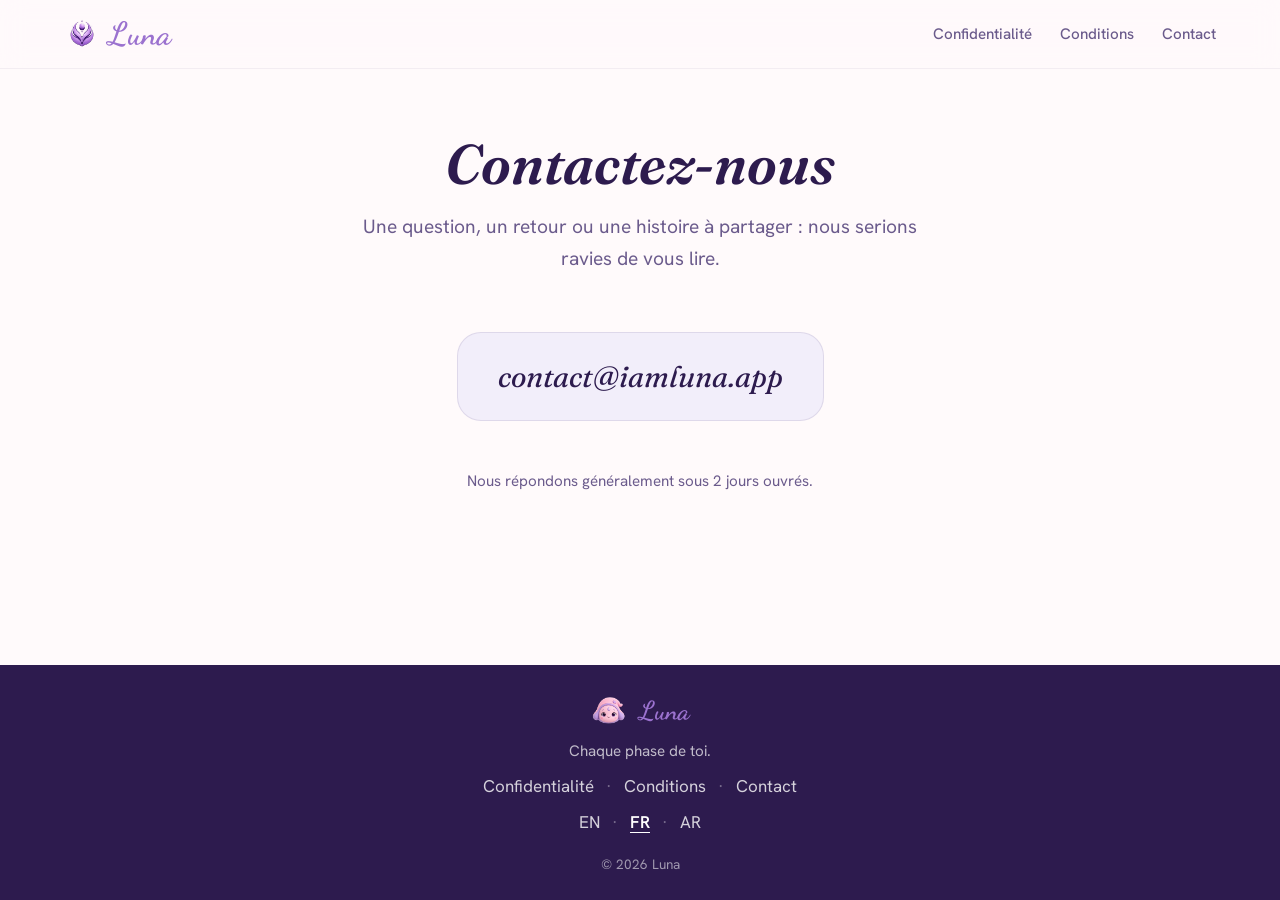
<file: fr/contact.html>
<!DOCTYPE html>
<html lang="fr">
<head>
  <meta charset="UTF-8" />
  <meta name="viewport" content="width=device-width, initial-scale=1.0" />
  <title>Contact — Luna</title>
  <meta name="description" content="Contactez l'équipe Luna." />

  <link rel="preconnect" href="https://fonts.googleapis.com" />
  <link rel="preconnect" href="https://fonts.gstatic.com" crossorigin />
  <link href="https://fonts.googleapis.com/css2?family=Fraunces:ital,opsz,wght@0,9..144,600;1,9..144,400&family=Hanken+Grotesk:wght@400;500;600&family=Tajawal:wght@400;700&family=Dancing+Script:wght@400;700&display=swap" rel="stylesheet" />

  <link rel="stylesheet" href="../assets/css/styles.css" />
  <link rel="icon" type="image/png" href="../assets/images/luna-icon.png" />
  <link rel="apple-touch-icon" href="../assets/images/luna-icon.png" />
</head>
<body>
  <a class="skip-link" href="#main">Aller au contenu</a>

  <header class="site-header">
    <div class="container site-header__inner">
      <a class="logo-link" href="index.html">
        <img class="logo-icon" src="../assets/images/luna-icon.png" alt="Luna" />
        <span class="luna-wordmark luna-wordmark--nav">Luna</span>
      </a>
      <button class="nav-toggle" aria-label="Ouvrir le menu" aria-expanded="false" aria-controls="primary-nav">
        <span class="nav-toggle__bar"></span>
        <span class="nav-toggle__bar"></span>
        <span class="nav-toggle__bar"></span>
      </button>
      <nav class="nav" id="primary-nav" aria-label="Principal">
        <ul class="nav__list">
          <li><a class="nav__link" href="privacy.html">Confidentialité</a></li>
          <li><a class="nav__link" href="terms.html">Conditions</a></li>
          <li><a class="nav__link" href="contact.html">Contact</a></li>
        </ul>
      </nav>
    </div>
  </header>

  <main id="main">
    <section class="section">
      <div class="container">
        <div class="contact">
          <h1 class="contact__title">Contactez-nous</h1>
          <p class="contact__intro">Une question, un retour ou une histoire à partager : nous serions ravies de vous lire.</p>
          <a class="contact__card" href="mailto:contact@iamluna.app">contact@iamluna.app</a>
          <p class="contact__note">Nous répondons généralement sous 2 jours ouvrés.</p>
        </div>
      </div>
    </section>
  </main>

  <footer class="site-footer">
    <div class="container footer__inner">
      <div class="footer__wordmark">
        <img class="footer__avatar" src="../assets/images/luna-avatar.png" alt="" />
        <span class="brand-mark luna-wordmark luna-wordmark--footer">Luna</span>
      </div>
      <p class="footer__tagline">Chaque phase de toi.</p>
      <nav class="footer__nav" aria-label="Pied de page">
        <a href="privacy.html">Confidentialité</a>
        <span class="footer__sep" aria-hidden="true">·</span>
        <a href="terms.html">Conditions</a>
        <span class="footer__sep" aria-hidden="true">·</span>
        <a href="contact.html">Contact</a>
      </nav>
      <nav class="footer__langs" aria-label="Langue">
        <a href="../contact.html">EN</a>
        <span class="footer__sep" aria-hidden="true">·</span>
        <a href="contact.html" class="current">FR</a>
        <span class="footer__sep" aria-hidden="true">·</span>
        <a href="../ar/contact.html">AR</a>
      </nav>
      <p class="footer__copyright">&copy; 2026 Luna</p>
    </div>
  </footer>

  <script>
    (function () {
      var toggle = document.querySelector(".nav-toggle");
      var nav = document.getElementById("primary-nav");
      if (!toggle || !nav) return;
      toggle.addEventListener("click", function () {
        var open = nav.classList.toggle("is-open");
        toggle.setAttribute("aria-expanded", open ? "true" : "false");
      });
    })();
  </script>
</body>
</html>
</file>
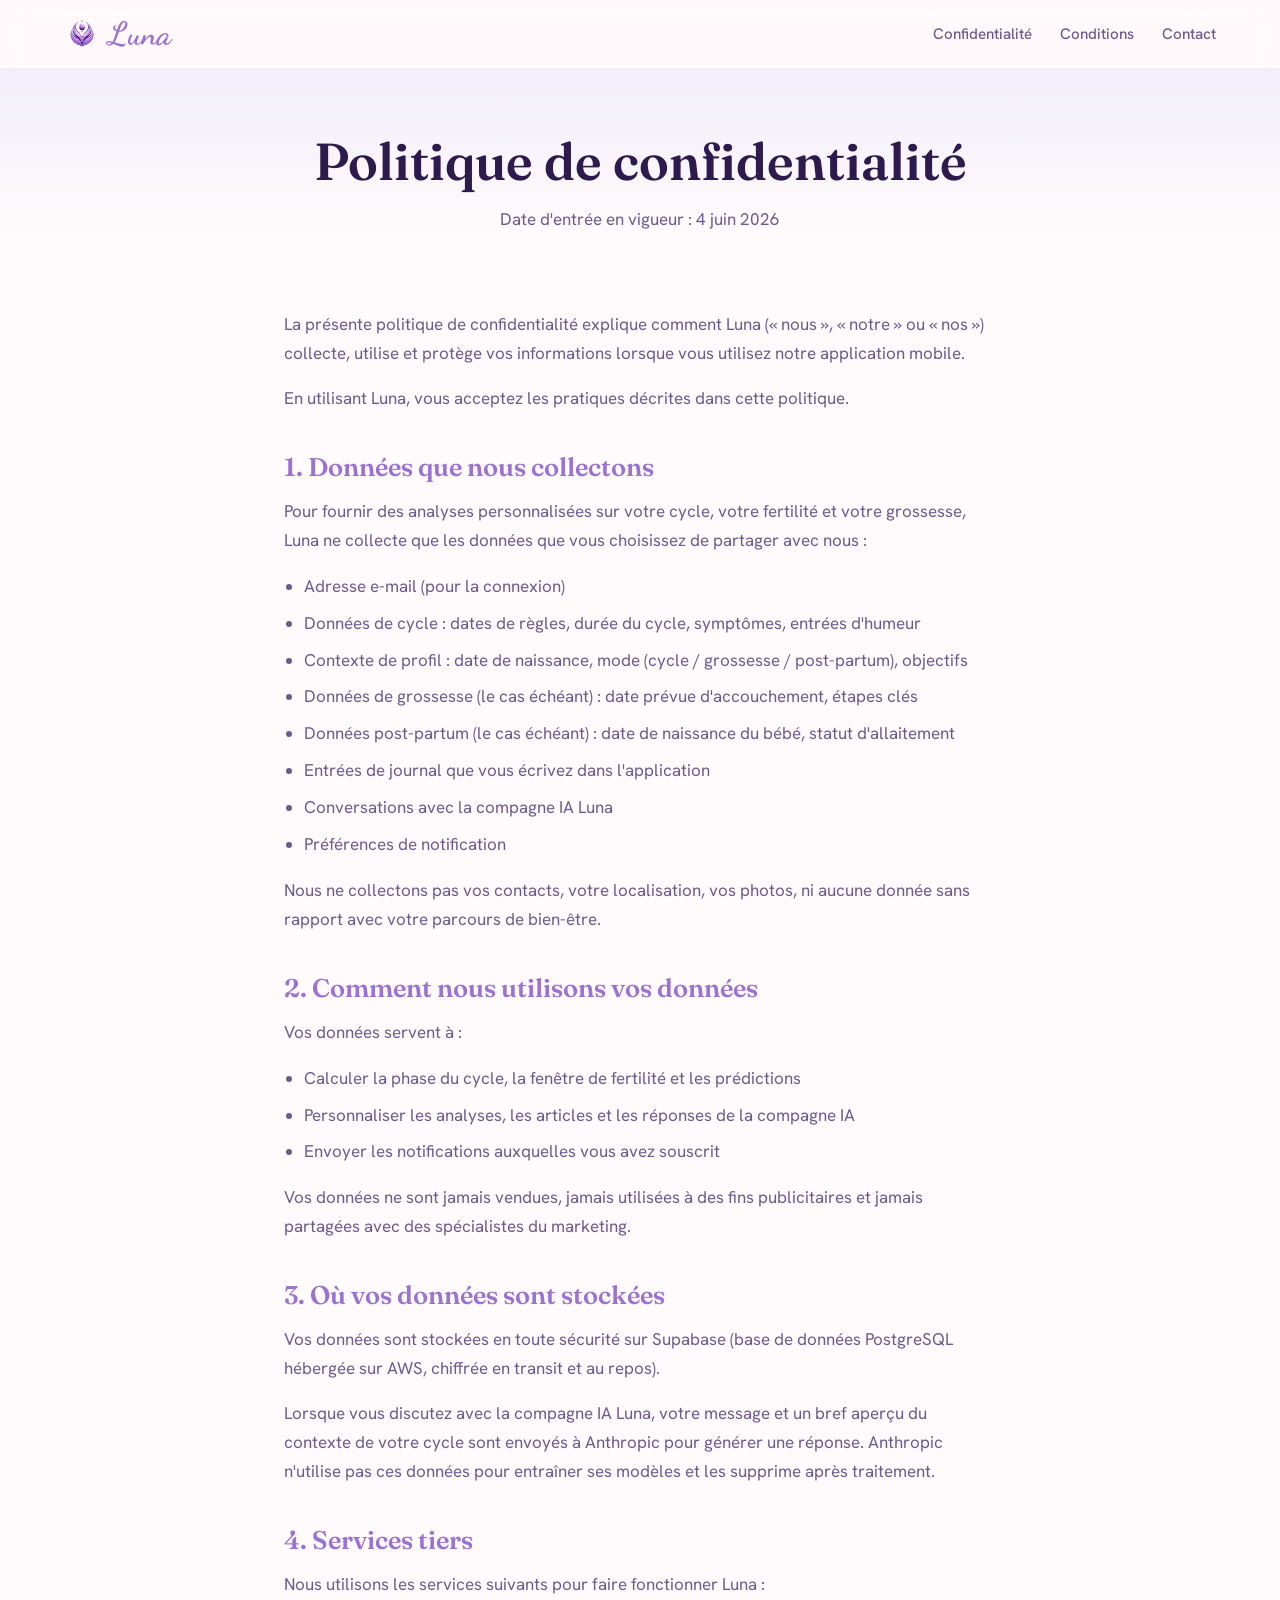
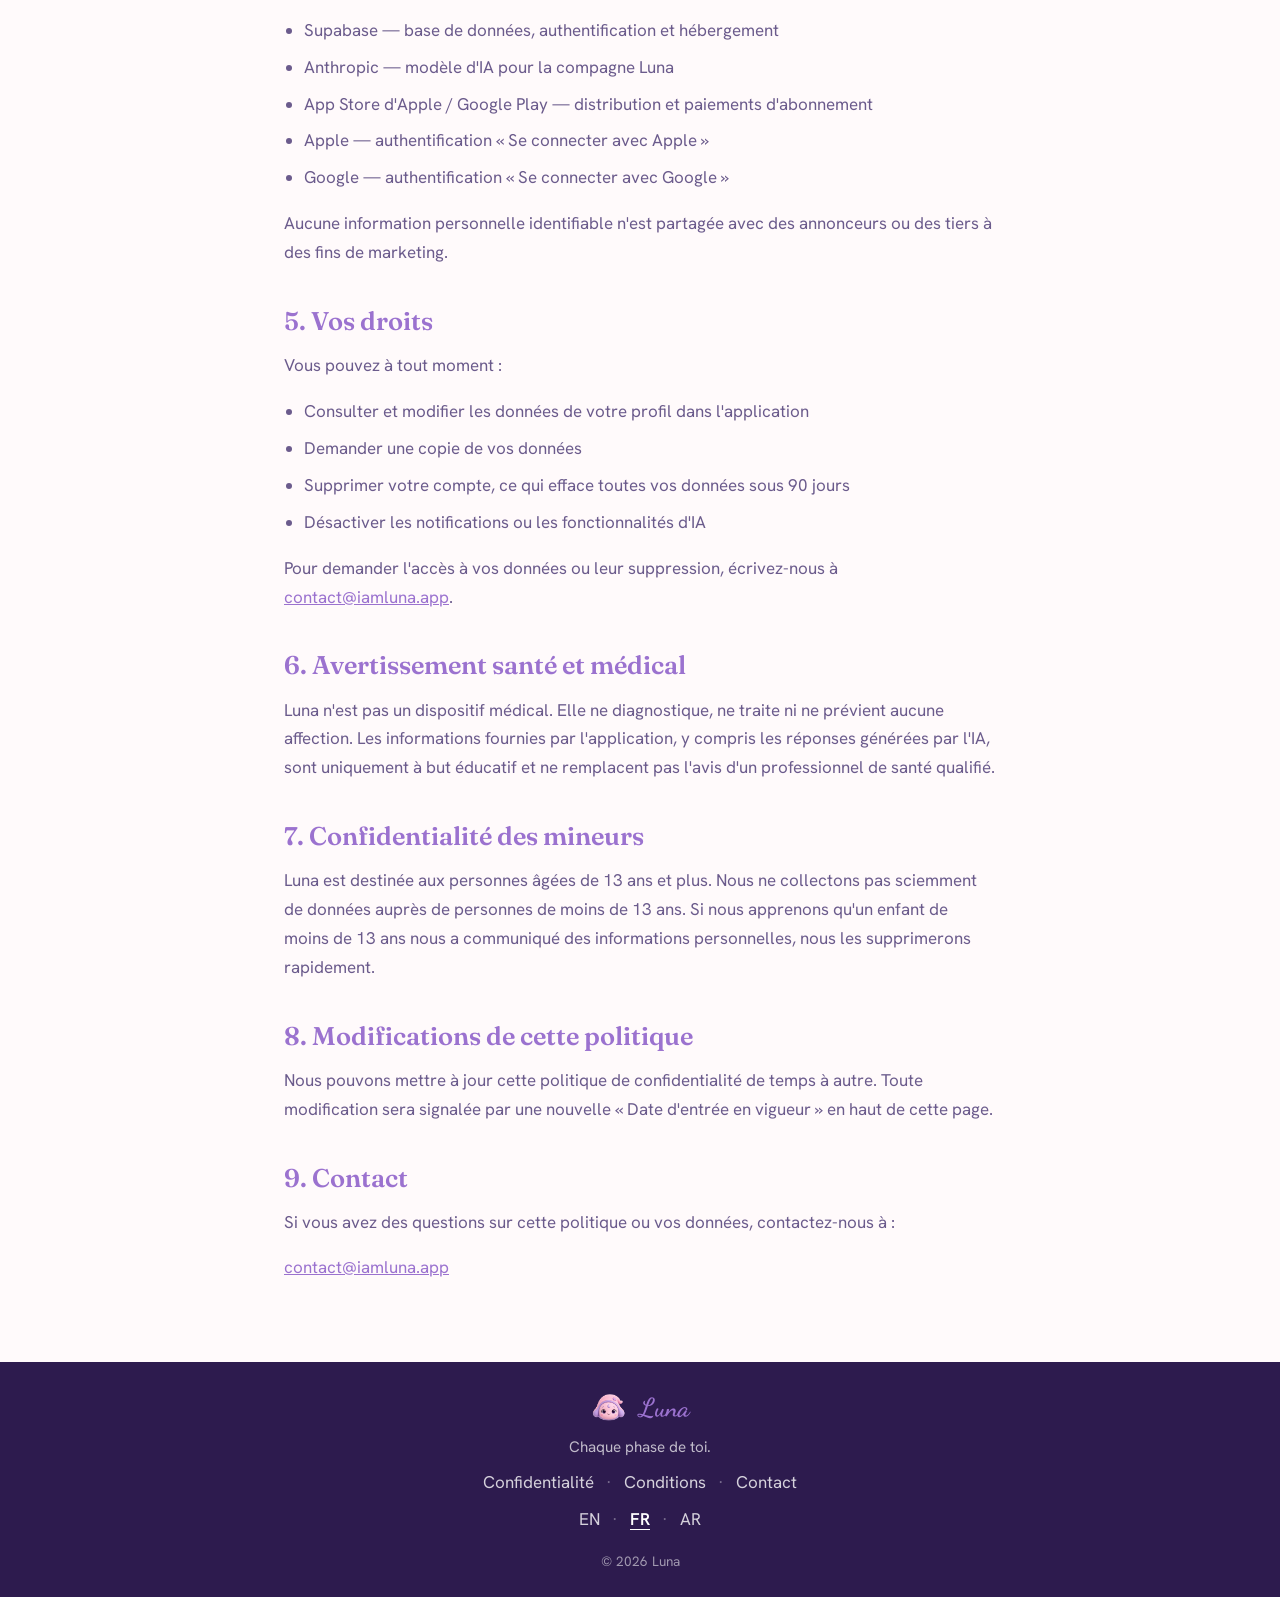
<file: fr/privacy.html>
<!DOCTYPE html>
<html lang="fr">
<head>
  <meta charset="UTF-8" />
  <meta name="viewport" content="width=device-width, initial-scale=1.0" />
  <title>Politique de confidentialité — Luna</title>
  <meta name="description" content="Comment Luna collecte, utilise et protège vos données." />

  <link rel="preconnect" href="https://fonts.googleapis.com" />
  <link rel="preconnect" href="https://fonts.gstatic.com" crossorigin />
  <link href="https://fonts.googleapis.com/css2?family=Fraunces:ital,opsz,wght@0,9..144,600;1,9..144,400&family=Hanken+Grotesk:wght@400;500;600&family=Tajawal:wght@400;700&family=Dancing+Script:wght@400;700&display=swap" rel="stylesheet" />

  <link rel="stylesheet" href="../assets/css/styles.css" />
  <link rel="icon" type="image/png" href="../assets/images/luna-icon.png" />
  <link rel="apple-touch-icon" href="../assets/images/luna-icon.png" />
</head>
<body>
  <a class="skip-link" href="#main">Aller au contenu</a>

  <header class="site-header">
    <div class="container site-header__inner">
      <a class="logo-link" href="index.html">
        <img class="logo-icon" src="../assets/images/luna-icon.png" alt="Luna" />
        <span class="luna-wordmark luna-wordmark--nav">Luna</span>
      </a>
      <button class="nav-toggle" aria-label="Ouvrir le menu" aria-expanded="false" aria-controls="primary-nav">
        <span class="nav-toggle__bar"></span>
        <span class="nav-toggle__bar"></span>
        <span class="nav-toggle__bar"></span>
      </button>
      <nav class="nav" id="primary-nav" aria-label="Principal">
        <ul class="nav__list">
          <li><a class="nav__link" href="privacy.html">Confidentialité</a></li>
          <li><a class="nav__link" href="terms.html">Conditions</a></li>
          <li><a class="nav__link" href="contact.html">Contact</a></li>
        </ul>
      </nav>
    </div>
  </header>

  <main id="main">
    <header class="page-header">
      <div class="container">
        <h1 class="page-header__title">Politique de confidentialité</h1>
        <p class="page-header__meta">Date d'entrée en vigueur : 4 juin 2026</p>
      </div>
    </header>

    <section class="section">
      <div class="container prose">
        <p>La présente politique de confidentialité explique comment Luna (« nous », « notre » ou « nos ») collecte, utilise et protège vos informations lorsque vous utilisez notre application mobile.</p>
        <p>En utilisant Luna, vous acceptez les pratiques décrites dans cette politique.</p>

        <h2>1. Données que nous collectons</h2>
        <p>Pour fournir des analyses personnalisées sur votre cycle, votre fertilité et votre grossesse, Luna ne collecte que les données que vous choisissez de partager avec nous :</p>
        <ul>
          <li>Adresse e-mail (pour la connexion)</li>
          <li>Données de cycle : dates de règles, durée du cycle, symptômes, entrées d'humeur</li>
          <li>Contexte de profil : date de naissance, mode (cycle / grossesse / post-partum), objectifs</li>
          <li>Données de grossesse (le cas échéant) : date prévue d'accouchement, étapes clés</li>
          <li>Données post-partum (le cas échéant) : date de naissance du bébé, statut d'allaitement</li>
          <li>Entrées de journal que vous écrivez dans l'application</li>
          <li>Conversations avec la compagne IA Luna</li>
          <li>Préférences de notification</li>
        </ul>
        <p>Nous ne collectons pas vos contacts, votre localisation, vos photos, ni aucune donnée sans rapport avec votre parcours de bien-être.</p>

        <h2>2. Comment nous utilisons vos données</h2>
        <p>Vos données servent à :</p>
        <ul>
          <li>Calculer la phase du cycle, la fenêtre de fertilité et les prédictions</li>
          <li>Personnaliser les analyses, les articles et les réponses de la compagne IA</li>
          <li>Envoyer les notifications auxquelles vous avez souscrit</li>
        </ul>
        <p>Vos données ne sont jamais vendues, jamais utilisées à des fins publicitaires et jamais partagées avec des spécialistes du marketing.</p>

        <h2>3. Où vos données sont stockées</h2>
        <p>Vos données sont stockées en toute sécurité sur Supabase (base de données PostgreSQL hébergée sur AWS, chiffrée en transit et au repos).</p>
        <p>Lorsque vous discutez avec la compagne IA Luna, votre message et un bref aperçu du contexte de votre cycle sont envoyés à Anthropic pour générer une réponse. Anthropic n'utilise pas ces données pour entraîner ses modèles et les supprime après traitement.</p>

        <h2>4. Services tiers</h2>
        <p>Nous utilisons les services suivants pour faire fonctionner Luna :</p>
        <ul>
          <li>Supabase — base de données, authentification et hébergement</li>
          <li>Anthropic — modèle d'IA pour la compagne Luna</li>
          <li>App Store d'Apple / Google Play — distribution et paiements d'abonnement</li>
          <li>Apple — authentification « Se connecter avec Apple »</li>
          <li>Google — authentification « Se connecter avec Google »</li>
        </ul>
        <p>Aucune information personnelle identifiable n'est partagée avec des annonceurs ou des tiers à des fins de marketing.</p>

        <h2>5. Vos droits</h2>
        <p>Vous pouvez à tout moment :</p>
        <ul>
          <li>Consulter et modifier les données de votre profil dans l'application</li>
          <li>Demander une copie de vos données</li>
          <li>Supprimer votre compte, ce qui efface toutes vos données sous 90 jours</li>
          <li>Désactiver les notifications ou les fonctionnalités d'IA</li>
        </ul>
        <p>Pour demander l'accès à vos données ou leur suppression, écrivez-nous à <a href="mailto:contact@iamluna.app">contact@iamluna.app</a>.</p>

        <h2>6. Avertissement santé et médical</h2>
        <p>Luna n'est pas un dispositif médical. Elle ne diagnostique, ne traite ni ne prévient aucune affection. Les informations fournies par l'application, y compris les réponses générées par l'IA, sont uniquement à but éducatif et ne remplacent pas l'avis d'un professionnel de santé qualifié.</p>

        <h2>7. Confidentialité des mineurs</h2>
        <p>Luna est destinée aux personnes âgées de 13 ans et plus. Nous ne collectons pas sciemment de données auprès de personnes de moins de 13 ans. Si nous apprenons qu'un enfant de moins de 13 ans nous a communiqué des informations personnelles, nous les supprimerons rapidement.</p>

        <h2>8. Modifications de cette politique</h2>
        <p>Nous pouvons mettre à jour cette politique de confidentialité de temps à autre. Toute modification sera signalée par une nouvelle « Date d'entrée en vigueur » en haut de cette page.</p>

        <h2>9. Contact</h2>
        <p>Si vous avez des questions sur cette politique ou vos données, contactez-nous à :</p>
        <p><a href="mailto:contact@iamluna.app">contact@iamluna.app</a></p>
      </div>
    </section>
  </main>

  <footer class="site-footer">
    <div class="container footer__inner">
      <div class="footer__wordmark">
        <img class="footer__avatar" src="../assets/images/luna-avatar.png" alt="" />
        <span class="brand-mark luna-wordmark luna-wordmark--footer">Luna</span>
      </div>
      <p class="footer__tagline">Chaque phase de toi.</p>
      <nav class="footer__nav" aria-label="Pied de page">
        <a href="privacy.html">Confidentialité</a>
        <span class="footer__sep" aria-hidden="true">·</span>
        <a href="terms.html">Conditions</a>
        <span class="footer__sep" aria-hidden="true">·</span>
        <a href="contact.html">Contact</a>
      </nav>
      <nav class="footer__langs" aria-label="Langue">
        <a href="../privacy.html">EN</a>
        <span class="footer__sep" aria-hidden="true">·</span>
        <a href="privacy.html" class="current">FR</a>
        <span class="footer__sep" aria-hidden="true">·</span>
        <a href="../ar/privacy.html">AR</a>
      </nav>
      <p class="footer__copyright">&copy; 2026 Luna</p>
    </div>
  </footer>

  <script>
    (function () {
      var toggle = document.querySelector(".nav-toggle");
      var nav = document.getElementById("primary-nav");
      if (!toggle || !nav) return;
      toggle.addEventListener("click", function () {
        var open = nav.classList.toggle("is-open");
        toggle.setAttribute("aria-expanded", open ? "true" : "false");
      });
    })();
  </script>
</body>
</html>
</file>
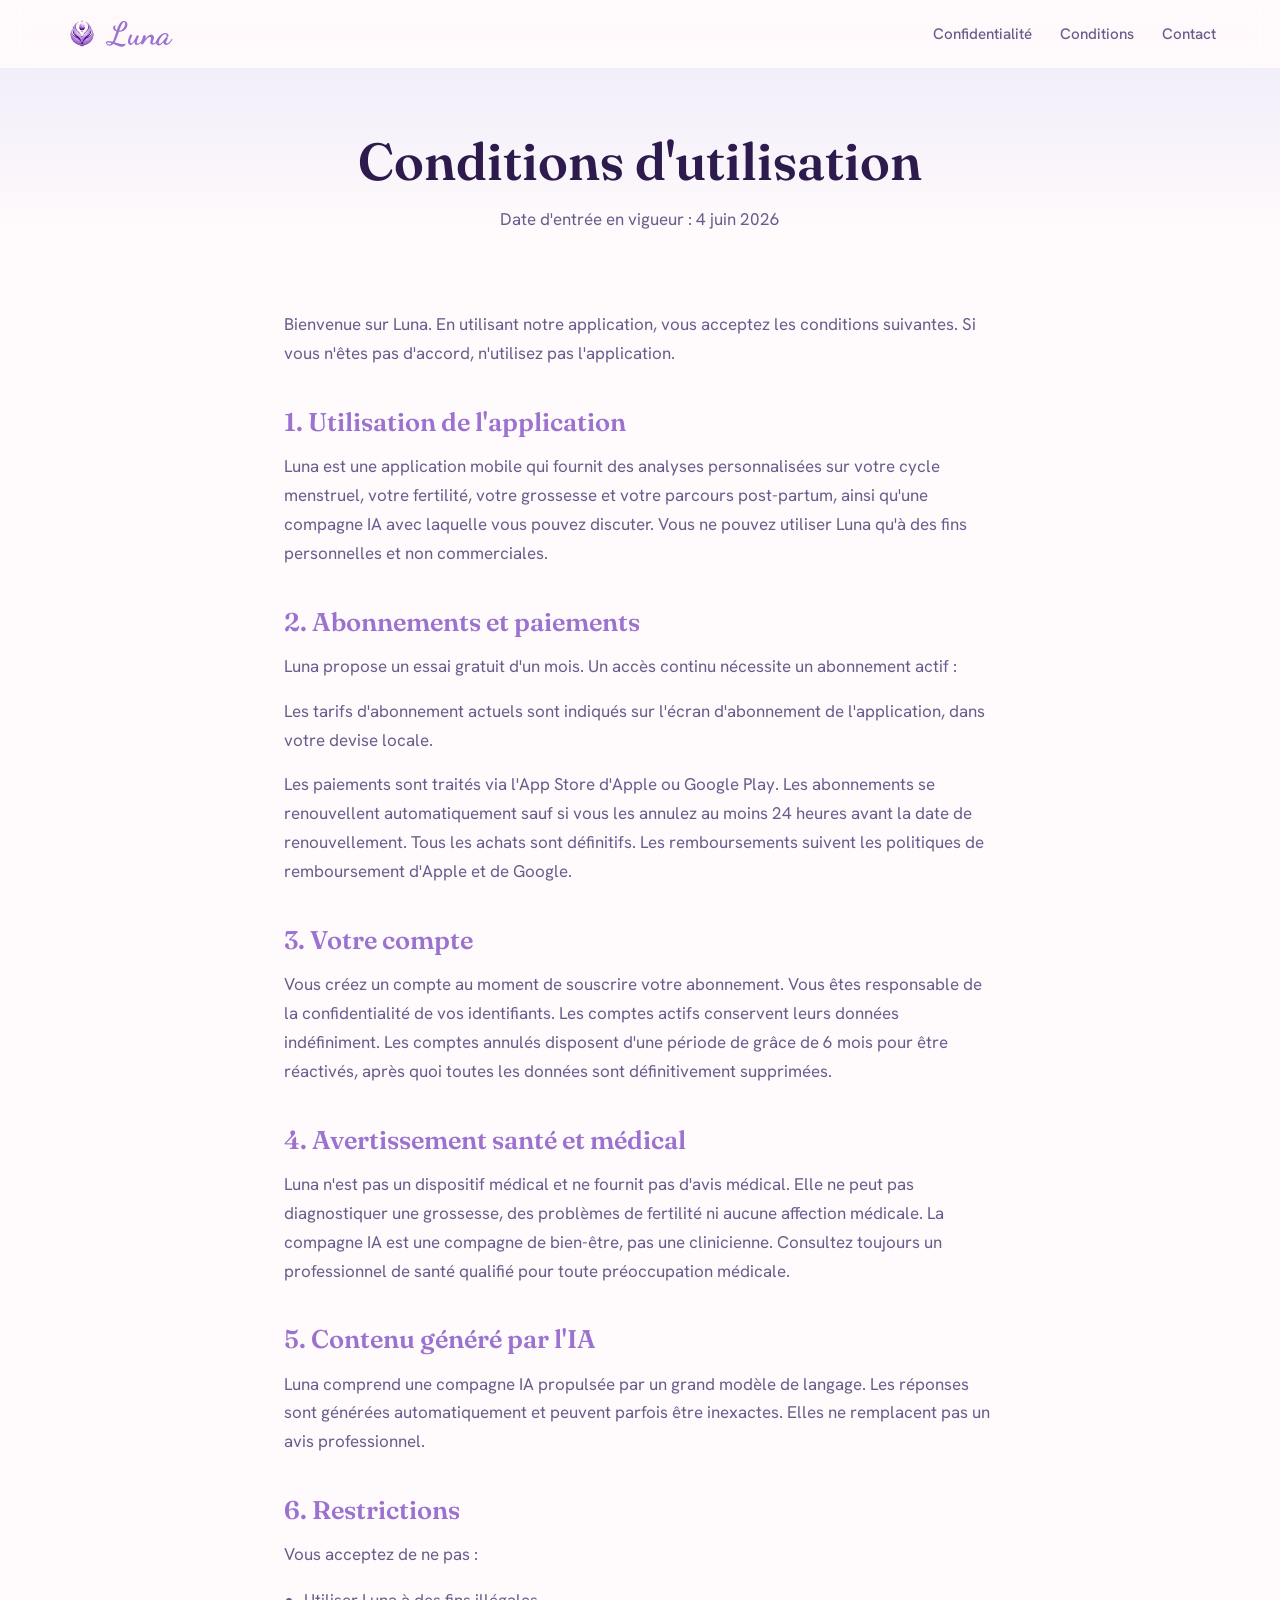
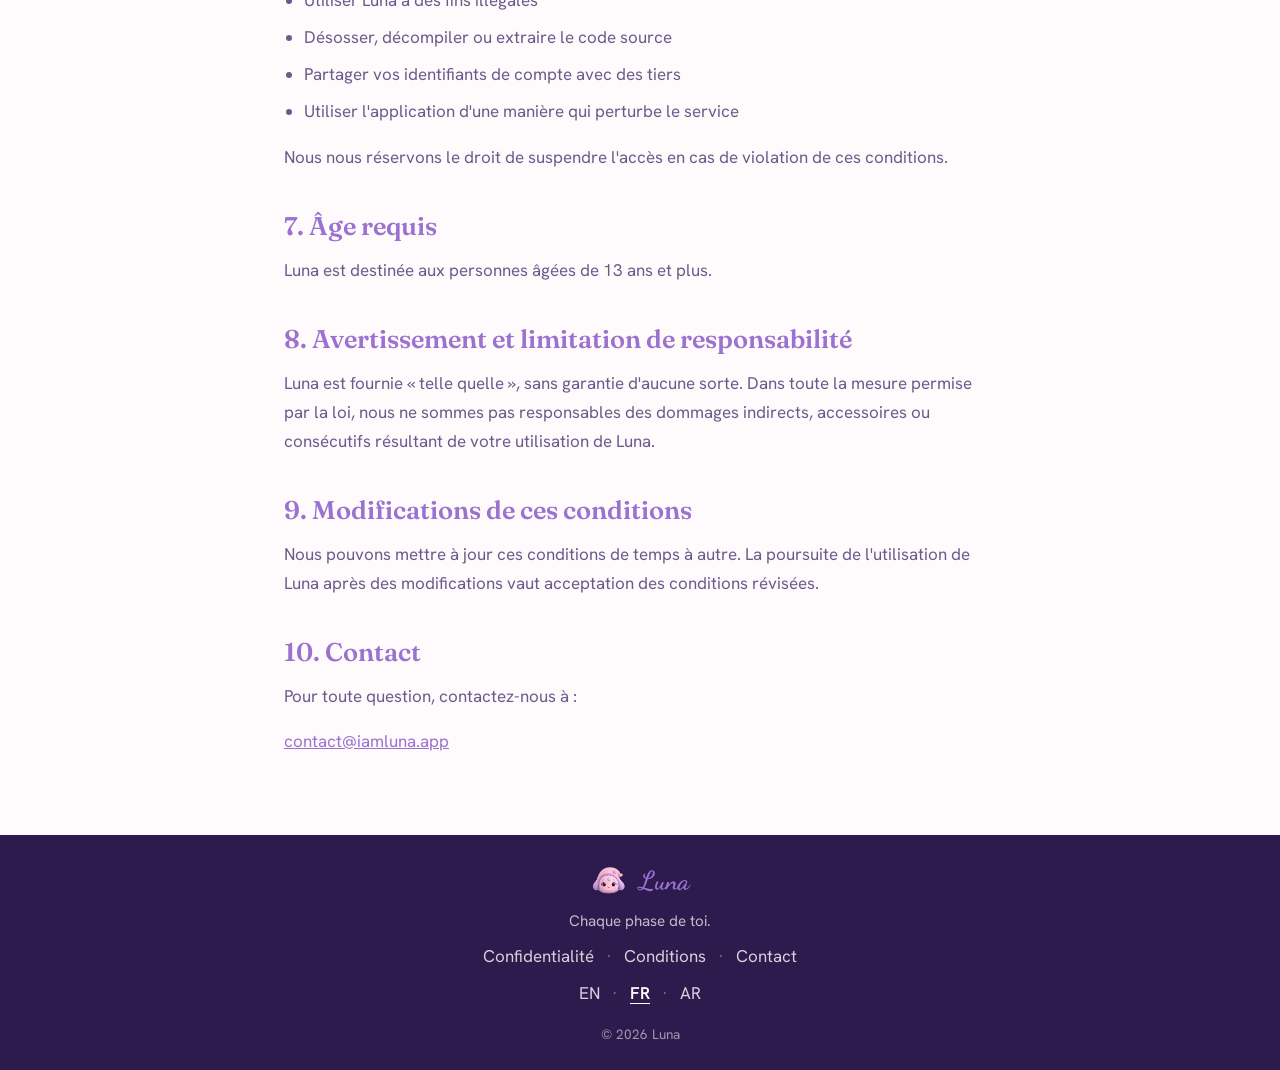
<file: fr/terms.html>
<!DOCTYPE html>
<html lang="fr">
<head>
  <meta charset="UTF-8" />
  <meta name="viewport" content="width=device-width, initial-scale=1.0" />
  <title>Conditions d'utilisation — Luna</title>
  <meta name="description" content="Les conditions qui régissent votre utilisation de Luna." />

  <link rel="preconnect" href="https://fonts.googleapis.com" />
  <link rel="preconnect" href="https://fonts.gstatic.com" crossorigin />
  <link href="https://fonts.googleapis.com/css2?family=Fraunces:ital,opsz,wght@0,9..144,600;1,9..144,400&family=Hanken+Grotesk:wght@400;500;600&family=Tajawal:wght@400;700&family=Dancing+Script:wght@400;700&display=swap" rel="stylesheet" />

  <link rel="stylesheet" href="../assets/css/styles.css" />
  <link rel="icon" type="image/png" href="../assets/images/luna-icon.png" />
  <link rel="apple-touch-icon" href="../assets/images/luna-icon.png" />
</head>
<body>
  <a class="skip-link" href="#main">Aller au contenu</a>

  <header class="site-header">
    <div class="container site-header__inner">
      <a class="logo-link" href="index.html">
        <img class="logo-icon" src="../assets/images/luna-icon.png" alt="Luna" />
        <span class="luna-wordmark luna-wordmark--nav">Luna</span>
      </a>
      <button class="nav-toggle" aria-label="Ouvrir le menu" aria-expanded="false" aria-controls="primary-nav">
        <span class="nav-toggle__bar"></span>
        <span class="nav-toggle__bar"></span>
        <span class="nav-toggle__bar"></span>
      </button>
      <nav class="nav" id="primary-nav" aria-label="Principal">
        <ul class="nav__list">
          <li><a class="nav__link" href="privacy.html">Confidentialité</a></li>
          <li><a class="nav__link" href="terms.html">Conditions</a></li>
          <li><a class="nav__link" href="contact.html">Contact</a></li>
        </ul>
      </nav>
    </div>
  </header>

  <main id="main">
    <header class="page-header">
      <div class="container">
        <h1 class="page-header__title">Conditions d'utilisation</h1>
        <p class="page-header__meta">Date d'entrée en vigueur : 4 juin 2026</p>
      </div>
    </header>

    <section class="section">
      <div class="container prose">
        <p>Bienvenue sur Luna. En utilisant notre application, vous acceptez les conditions suivantes. Si vous n'êtes pas d'accord, n'utilisez pas l'application.</p>

        <h2>1. Utilisation de l'application</h2>
        <p>Luna est une application mobile qui fournit des analyses personnalisées sur votre cycle menstruel, votre fertilité, votre grossesse et votre parcours post-partum, ainsi qu'une compagne IA avec laquelle vous pouvez discuter. Vous ne pouvez utiliser Luna qu'à des fins personnelles et non commerciales.</p>

        <h2>2. Abonnements et paiements</h2>
        <p>Luna propose un essai gratuit d'un mois. Un accès continu nécessite un abonnement actif :</p>
        <p>Les tarifs d'abonnement actuels sont indiqués sur l'écran d'abonnement de l'application, dans votre devise locale.</p>
        <p>Les paiements sont traités via l'App Store d'Apple ou Google Play. Les abonnements se renouvellent automatiquement sauf si vous les annulez au moins 24 heures avant la date de renouvellement. Tous les achats sont définitifs. Les remboursements suivent les politiques de remboursement d'Apple et de Google.</p>

        <h2>3. Votre compte</h2>
        <p>Vous créez un compte au moment de souscrire votre abonnement. Vous êtes responsable de la confidentialité de vos identifiants. Les comptes actifs conservent leurs données indéfiniment. Les comptes annulés disposent d'une période de grâce de 6 mois pour être réactivés, après quoi toutes les données sont définitivement supprimées.</p>

        <h2>4. Avertissement santé et médical</h2>
        <p>Luna n'est pas un dispositif médical et ne fournit pas d'avis médical. Elle ne peut pas diagnostiquer une grossesse, des problèmes de fertilité ni aucune affection médicale. La compagne IA est une compagne de bien-être, pas une clinicienne. Consultez toujours un professionnel de santé qualifié pour toute préoccupation médicale.</p>

        <h2>5. Contenu généré par l'IA</h2>
        <p>Luna comprend une compagne IA propulsée par un grand modèle de langage. Les réponses sont générées automatiquement et peuvent parfois être inexactes. Elles ne remplacent pas un avis professionnel.</p>

        <h2>6. Restrictions</h2>
        <p>Vous acceptez de ne pas :</p>
        <ul>
          <li>Utiliser Luna à des fins illégales</li>
          <li>Désosser, décompiler ou extraire le code source</li>
          <li>Partager vos identifiants de compte avec des tiers</li>
          <li>Utiliser l'application d'une manière qui perturbe le service</li>
        </ul>
        <p>Nous nous réservons le droit de suspendre l'accès en cas de violation de ces conditions.</p>

        <h2>7. Âge requis</h2>
        <p>Luna est destinée aux personnes âgées de 13 ans et plus.</p>

        <h2>8. Avertissement et limitation de responsabilité</h2>
        <p>Luna est fournie « telle quelle », sans garantie d'aucune sorte. Dans toute la mesure permise par la loi, nous ne sommes pas responsables des dommages indirects, accessoires ou consécutifs résultant de votre utilisation de Luna.</p>

        <h2>9. Modifications de ces conditions</h2>
        <p>Nous pouvons mettre à jour ces conditions de temps à autre. La poursuite de l'utilisation de Luna après des modifications vaut acceptation des conditions révisées.</p>

        <h2>10. Contact</h2>
        <p>Pour toute question, contactez-nous à :</p>
        <p><a href="mailto:contact@iamluna.app">contact@iamluna.app</a></p>
      </div>
    </section>
  </main>

  <footer class="site-footer">
    <div class="container footer__inner">
      <div class="footer__wordmark">
        <img class="footer__avatar" src="../assets/images/luna-avatar.png" alt="" />
        <span class="brand-mark luna-wordmark luna-wordmark--footer">Luna</span>
      </div>
      <p class="footer__tagline">Chaque phase de toi.</p>
      <nav class="footer__nav" aria-label="Pied de page">
        <a href="privacy.html">Confidentialité</a>
        <span class="footer__sep" aria-hidden="true">·</span>
        <a href="terms.html">Conditions</a>
        <span class="footer__sep" aria-hidden="true">·</span>
        <a href="contact.html">Contact</a>
      </nav>
      <nav class="footer__langs" aria-label="Langue">
        <a href="../terms.html">EN</a>
        <span class="footer__sep" aria-hidden="true">·</span>
        <a href="terms.html" class="current">FR</a>
        <span class="footer__sep" aria-hidden="true">·</span>
        <a href="../ar/terms.html">AR</a>
      </nav>
      <p class="footer__copyright">&copy; 2026 Luna</p>
    </div>
  </footer>

  <script>
    (function () {
      var toggle = document.querySelector(".nav-toggle");
      var nav = document.getElementById("primary-nav");
      if (!toggle || !nav) return;
      toggle.addEventListener("click", function () {
        var open = nav.classList.toggle("is-open");
        toggle.setAttribute("aria-expanded", open ? "true" : "false");
      });
    })();
  </script>
</body>
</html>
</file>
<file: assets/css/styles.css>
/* ==========================================================================
   Luna Marketing Site — Shared Stylesheet
   Editorial, asymmetric, magazine-quality design system
   ========================================================================== */

/* ---------- Design tokens ---------- */
:root {
  /* Brand palette */
  --deep-purple: #2D1B4E;
  --brand-purple: #9B72CF;
  --brand-purple-dark: #8A5FBE;
  --medium-purple: #6B5B8C;
  --brand-pink: #D77A87;
  --accent-pink: #BC78B8;
  --light-lavender: #F2EEFA;
  --blush-white: #FBF5FB;
  --warm-cream: #FFFAFB;

  /* Semantic text colors */
  --text-primary: #2D1B4E;
  --text-secondary: #6B5B8C;
  --tertiary-text: #9C95B8;

  /* Typography */
  --font-heading: "Fraunces", Georgia, "Times New Roman", serif;
  --font-body: "Hanken Grotesk", -apple-system, BlinkMacSystemFont, "Segoe UI", sans-serif;

  /* Layout */
  --max-width: 1200px;
  --max-width-narrow: 600px;
  --radius: 24px;
  --radius-sm: 10px;
}

/* ---------- Reset & base ---------- */
*,
*::before,
*::after {
  box-sizing: border-box;
}

html {
  scroll-behavior: smooth;
  -webkit-text-size-adjust: 100%;
}

body {
  margin: 0;
  font-family: var(--font-body);
  font-weight: 400;
  font-size: 1.0625rem;
  line-height: 1.6;
  color: var(--text-primary);
  background-color: var(--warm-cream);
  -webkit-font-smoothing: antialiased;
  -moz-osx-font-smoothing: grayscale;

  /* Sticky footer */
  display: flex;
  flex-direction: column;
  min-height: 100vh;
}

main {
  flex: 1 0 auto;
}

img {
  max-width: 100%;
  height: auto;
  display: block;
}

a {
  color: var(--brand-purple);
  text-decoration: none;
  transition: color 0.2s ease, opacity 0.2s ease;
}

a:hover {
  color: var(--brand-purple-dark);
}

h1,
h2,
h3,
h4 {
  font-family: var(--font-heading);
  color: var(--text-primary);
  line-height: 1.1;
  margin: 0 0 1rem;
}

p {
  margin: 0 0 1rem;
}

/* Italic key-word accents that create rhythm across headlines */
.hero__title em,
.section__heading em {
  font-style: italic;
  color: var(--brand-purple);
}

/* ---------- Layout helpers ---------- */
.container {
  width: 100%;
  max-width: var(--max-width);
  margin-inline: auto;
  padding-inline: 1.5rem;
}

.section {
  padding-block: clamp(2.75rem, 5vw, 4.5rem);
}

.section--tight {
  padding-block: clamp(2.25rem, 4vw, 3.5rem);
}

.eyebrow {
  font-size: 0.75rem;
  font-weight: 600;
  text-transform: uppercase;
  letter-spacing: 0.125em;
  color: var(--brand-purple);
  margin: 0 0 1.25rem;
}

/* Skip link for accessibility */
.skip-link {
  position: absolute;
  inset-inline-start: -999px;
  top: 0;
  background: var(--brand-purple);
  color: #fff;
  padding: 0.75rem 1.25rem;
  border-radius: 0 0 var(--radius-sm) var(--radius-sm);
  z-index: 100;
}

.skip-link:focus {
  inset-inline-start: 0;
  color: #fff;
}

/* ==========================================================================
   Site header / navigation
   ========================================================================== */
.site-header {
  position: sticky;
  top: 0;
  z-index: 50;
  background: rgba(255, 250, 251, 0.85);
  backdrop-filter: saturate(180%) blur(12px);
  -webkit-backdrop-filter: saturate(180%) blur(12px);
  border-bottom: 1px solid rgba(107, 91, 140, 0.08);
}

.site-header__inner {
  display: flex;
  align-items: center;
  justify-content: space-between;
  padding-block: 1rem;
}

/* .brand-mark is the layout/color hook for the Luna logo; the font itself
   comes from .luna-wordmark so header and footer match the app exactly. */
.brand-mark {
  font-size: 1.75rem;
  color: var(--deep-purple);
  line-height: 1;
}

.brand-mark:hover {
  color: var(--deep-purple);
  opacity: 0.8;
}

/* Nav logo: icon symbol beside the Luna wordmark */
.logo-link {
  display: flex;
  align-items: center;
  gap: 8px;
  text-decoration: none;
}

.logo-icon {
  height: 36px;
  width: auto;
  display: block;
}

/* Brand wordmark — Dancing Script, matching the Luna app's identity */
.luna-wordmark {
  font-family: "Dancing Script", cursive;
  font-weight: 700;
  color: var(--brand-purple);
  line-height: 1;
  font-style: normal;
}

.luna-wordmark--hero {
  font-size: 96px;
}

.luna-wordmark--footer {
  font-size: 26px;
}

.luna-wordmark--nav {
  font-size: 32px;
  line-height: 1;
}

@media (max-width: 768px) {
  .luna-wordmark--hero {
    font-size: 64px;
  }

  .luna-wordmark--footer {
    font-size: 24px;
  }

  .luna-wordmark--nav {
    font-size: 26px;
  }

  .logo-icon {
    height: 28px;
  }

  .companion__avatar {
    width: 180px;
    height: 180px;
    padding: 14px;
  }
}

.nav {
  display: flex;
  align-items: center;
  gap: 1.75rem;
}

.nav__list {
  display: flex;
  align-items: center;
  gap: 1.75rem;
  list-style: none;
  margin: 0;
  padding: 0;
}

.nav__link {
  font-weight: 500;
  font-size: 0.95rem;
  color: var(--text-secondary);
}

.nav__link:hover {
  color: var(--brand-purple);
}

/* Mobile menu toggle */
.nav-toggle {
  display: none;
  background: none;
  border: 0;
  cursor: pointer;
  padding: 0.5rem;
  color: var(--deep-purple);
}

.nav-toggle__bar {
  display: block;
  width: 24px;
  height: 2px;
  background: currentColor;
  margin: 5px 0;
  transition: transform 0.2s ease, opacity 0.2s ease;
}

/* ==========================================================================
   Buttons
   ========================================================================== */
.btn {
  display: inline-block;
  font-family: var(--font-body);
  font-weight: 600;
  font-size: 1rem;
  padding: 0.85rem 1.75rem;
  border-radius: 999px;
  border: 0;
  cursor: pointer;
  transition: transform 0.15s ease, box-shadow 0.2s ease, opacity 0.2s ease;
}

.btn--primary {
  background: var(--brand-purple);
  color: #fff;
}

.btn--primary:hover {
  background: var(--brand-purple-dark);
  color: #fff;
  transform: translateY(-1px);
  box-shadow: 0 10px 24px rgba(45, 27, 78, 0.25);
}

/* ==========================================================================
   Hero — split-screen asymmetric layout
   ========================================================================== */
.hero {
  position: relative;
  overflow: hidden;
  background: linear-gradient(135deg, var(--blush-white) 0%, var(--light-lavender) 100%);
  padding-block: clamp(3rem, 6vw, 5rem);
}

.hero__grid {
  display: grid;
  grid-template-columns: 55fr 45fr;
  align-items: center;
  gap: clamp(2rem, 5vw, 4rem);
}

.hero__title {
  font-family: var(--font-heading);
  font-weight: 600;
  font-size: clamp(3rem, 7vw, 6rem);
  line-height: 1.04;
  color: var(--deep-purple);
  margin: 0 0 1.5rem;
}

.hero__subhead {
  max-width: 30rem;
  margin: 0 0 1.75rem;
  font-size: clamp(1.05rem, 1.6vw, 1.25rem);
  line-height: 1.6;
  color: var(--medium-purple);
}

/* Call to action: caption + official store badges */
.store-caption {
  font-size: 0.75rem;
  font-weight: 600;
  text-transform: uppercase;
  letter-spacing: 0.125em;
  color: var(--medium-purple);
  margin: 0 0 0.85rem;
}

.store-badges {
  display: flex;
  gap: 12px;
  align-items: center;
}

.store-badges a {
  display: inline-block;
  transition: transform 0.15s ease, opacity 0.2s ease;
}

.store-badges a:hover {
  transform: translateY(-2px);
  opacity: 0.92;
}

.store-badge {
  height: 56px;
  width: auto;
  display: block;
}

/* Device mockup with soft gradient blob behind it */
.hero__device {
  position: relative;
  display: flex;
  justify-content: center;
}

.hero__device::before {
  content: "";
  position: absolute;
  z-index: 0;
  width: clamp(280px, 35vw, 420px);
  aspect-ratio: 1;
  border-radius: 50%;
  background: linear-gradient(135deg, var(--light-lavender), var(--brand-purple));
  opacity: 0.3;
  filter: blur(80px);
}

.device {
  position: relative;
  z-index: 1;
  width: 100%;
  max-width: 320px;
  border-radius: 44px;
  overflow: hidden;
  background: var(--deep-purple);
  box-shadow: 0 30px 70px rgba(45, 27, 78, 0.32);
  transform: rotate(-3deg);
}

.device img {
  width: 100%;
  border-radius: 44px;
}

/* ==========================================================================
   The product — asymmetric feature grid
   ========================================================================== */
.section__heading {
  text-align: center;
  font-family: var(--font-heading);
  font-weight: 600;
  font-size: clamp(2.25rem, 5vw, 3.5rem);
  margin: 0 0 2.25rem;
}

.feature-grid {
  display: grid;
  grid-template-columns: 3fr 2fr;
  gap: 1.5rem;
}

.feature {
  background: var(--warm-cream);
  border: 1px solid var(--light-lavender);
  border-radius: var(--radius);
  padding: 3rem;
}

.feature--banner {
  grid-column: 1 / -1;
  background: linear-gradient(120deg, rgba(155, 114, 207, 0.18) 0%, var(--light-lavender) 100%);
  border-color: rgba(155, 114, 207, 0.25);
}

.feature__icon {
  font-size: 1.85rem;
  line-height: 1;
  margin-bottom: 1rem;
  color: var(--brand-purple);
}

.feature__title {
  font-size: 1.75rem;
  font-weight: 600;
  margin-bottom: 0.6rem;
}

.feature__body {
  color: var(--text-secondary);
  margin: 0;
  max-width: 34rem;
}

/* ==========================================================================
   Companion — avatar feature, two-column
   ========================================================================== */
.companion {
  background: var(--blush-white);
}

.companion__grid {
  display: grid;
  grid-template-columns: 45fr 55fr;
  align-items: center;
  gap: clamp(2rem, 5vw, 4rem);
}

.companion__visual {
  display: flex;
  justify-content: center;
}

.companion__avatar {
  width: 280px;
  height: 280px;
  border-radius: 50%;
  padding: 20px;
  background: linear-gradient(135deg, var(--light-lavender) 0%, var(--blush-white) 100%);
  box-shadow: 0 20px 50px rgba(45, 27, 78, 0.18);
}

.companion__avatar img {
  width: 100%;
  height: 100%;
  border-radius: 50%;
  object-fit: cover;
}

.companion__title {
  font-family: var(--font-heading);
  font-weight: 600;
  font-size: clamp(2rem, 4.5vw, 3rem);
  line-height: 1.1;
  margin: 0 0 1.5rem;
}

.companion__title em {
  font-style: italic;
  color: var(--brand-purple);
}

.companion__list {
  list-style: none;
  margin: 0;
  padding: 0;
  display: flex;
  flex-direction: column;
  gap: 1rem;
}

.companion__item {
  position: relative;
  padding-inline-start: 1.75rem;
  color: var(--text-secondary);
}

.companion__item::before {
  content: "\2713";
  position: absolute;
  inset-inline-start: 0;
  color: var(--brand-purple);
  font-weight: 700;
}

/* ==========================================================================
   Values — full-bleed deep purple
   ========================================================================== */
.values {
  background: var(--deep-purple);
  color: #fff;
  text-align: center;
  padding-block: clamp(3rem, 6vw, 5rem);
}

.values__heading {
  color: #fff;
  font-style: italic;
  font-weight: 600;
  font-size: clamp(2.5rem, 6vw, 5rem);
  margin: 0 0 2rem;
}

.values__list {
  display: flex;
  flex-direction: column;
  align-items: center;
  gap: 1.25rem;
}

.values__item {
  margin: 0;
  font-size: clamp(1.1rem, 2.2vw, 1.4rem);
  color: rgba(255, 255, 255, 0.92);
}

.values__item::before {
  content: "\2713";
  color: var(--brand-purple);
  font-weight: 700;
  margin-inline-end: 0.6rem;
}

/* ==========================================================================
   Email signup — soft lavender band (join the waiting list)
   ========================================================================== */
.cta-band {
  background: var(--light-lavender);
  color: var(--deep-purple);
  text-align: center;
  border-radius: 32px;
  padding: clamp(2.5rem, 5vw, 4rem) 2rem;
}

.cta-band__heading {
  color: var(--deep-purple);
  font-family: var(--font-heading);
  font-weight: 600;
  font-size: clamp(2rem, 4vw, 3rem);
  margin: 0 0 0.5rem;
}

.cta-band__subhead {
  color: var(--medium-purple);
  font-size: 1.15rem;
  margin: 0 0 2rem;
}

.signup-form {
  display: flex;
  flex-wrap: wrap;
  gap: 0.75rem;
  justify-content: center;
  max-width: 480px;
  margin-inline: auto;
}

.signup-form__input {
  flex: 1 1 240px;
  font-family: var(--font-body);
  font-size: 1rem;
  padding: 0.85rem 1.25rem;
  border: 1px solid rgba(107, 91, 140, 0.2);
  border-radius: 999px;
  background: var(--warm-cream);
  color: var(--text-primary);
}

.signup-form__input::placeholder {
  color: var(--tertiary-text);
  opacity: 1;
}

.signup-form__button {
  flex: 0 0 auto;
  background: var(--brand-purple);
  color: #fff;
  font-weight: 600;
}

.signup-form__button:hover {
  background: var(--brand-purple-dark);
  color: #fff;
  transform: translateY(-1px);
  box-shadow: 0 10px 24px rgba(45, 27, 78, 0.2);
}

.signup-form__success {
  margin: 0;
  font-weight: 600;
  font-size: 1.15rem;
  color: var(--deep-purple);
}

.signup-form__error {
  flex-basis: 100%;
  margin: 0.5rem 0 0;
  font-size: 0.95rem;
  color: #b3261e;
}

/* ==========================================================================
   Legal / content pages
   ========================================================================== */
.page-header {
  background: linear-gradient(180deg, var(--light-lavender) 0%, var(--warm-cream) 100%);
  text-align: center;
  padding-block: clamp(2.5rem, 6vw, 4rem) 0;
}

/* Tighten the gap between a legal page's title block and its body content
   (.page-header only appears on privacy.html and terms.html). */
.page-header + .section {
  padding-top: clamp(3rem, 6vw, 5rem);
}

.page-header__title {
  font-size: clamp(2.25rem, 6vw, 3.25rem);
  font-weight: 600;
}

.page-header__meta {
  color: var(--text-secondary);
  margin: 0;
}

.prose {
  max-width: 760px;
  margin-inline: auto;
  line-height: 1.7;
}

.prose h2 {
  font-size: 1.6rem;
  font-weight: 600;
  margin-top: 2.5rem;
  color: var(--brand-purple);
}

.prose h3 {
  font-size: 1.25rem;
  font-weight: 600;
  margin-top: 1.75rem;
}

.prose p,
.prose li {
  color: var(--text-secondary);
}

.prose ul {
  padding-inline-start: 1.25rem;
}

.prose li {
  margin-bottom: 0.5rem;
}

.prose a {
  text-decoration: underline;
}

/* ==========================================================================
   Contact page
   ========================================================================== */
.contact {
  text-align: center;
  max-width: var(--max-width-narrow);
  margin-inline: auto;
}

.contact__intro {
  font-size: 1.2rem;
  color: var(--text-secondary);
  margin-bottom: 2rem;
  line-height: 1.7;
}

.contact__title {
  font-family: var(--font-heading);
  font-style: italic;
  font-weight: 600;
  font-size: clamp(2.5rem, 6vw, 3.5rem);
  margin: 0 0 1rem;
}

.contact__card {
  display: inline-block;
  margin: 1.5rem 0 1rem;
  padding: 1.25rem 2.5rem;
  background: var(--light-lavender);
  border: 1px solid rgba(107, 91, 140, 0.15);
  border-radius: var(--radius);
  font-family: var(--font-heading);
  font-style: italic;
  font-size: clamp(1.25rem, 4vw, 1.85rem);
  color: var(--deep-purple);
  transition: transform 0.15s ease, box-shadow 0.2s ease;
}

.contact__card:hover {
  color: var(--brand-purple-dark);
  transform: translateY(-2px);
  box-shadow: 0 12px 28px rgba(45, 27, 78, 0.15);
}

.contact__note {
  margin-top: 2rem;
  color: var(--medium-purple);
  font-size: 0.95rem;
}

/* ==========================================================================
   Footer
   ========================================================================== */
.site-footer {
  background: var(--deep-purple);
  color: rgba(255, 255, 255, 0.8);
  padding-block: 1.75rem 1.5rem;
  margin-top: auto;
}

.site-footer a {
  color: rgba(255, 255, 255, 0.8);
}

.site-footer a:hover {
  color: #fff;
}

/* Minimal centered footer: wordmark, tagline, links, language switcher */
.footer__inner {
  display: flex;
  flex-direction: column;
  align-items: center;
  gap: 0.6rem;
  text-align: center;
}

/* Footer wordmark cluster: avatar beside the small Luna wordmark */
.footer__wordmark {
  display: flex;
  align-items: center;
  gap: 12px;
}

.footer__avatar {
  width: 36px;
  height: 36px;
  border-radius: 50%;
}

.footer__tagline {
  color: rgba(255, 255, 255, 0.7);
  margin: 0;
  font-size: 0.95rem;
}

.footer__nav,
.footer__langs {
  display: flex;
  flex-wrap: wrap;
  align-items: center;
  justify-content: center;
  gap: 0.75rem;
}

.footer__sep {
  color: rgba(255, 255, 255, 0.35);
}

.footer__langs a.current {
  color: #fff;
  font-weight: 600;
  text-decoration: underline;
  text-underline-offset: 4px;
}

.footer__copyright {
  margin: 0.5rem 0 0;
  font-size: 0.85rem;
  color: rgba(255, 255, 255, 0.55);
}

/* ==========================================================================
   Responsive
   ========================================================================== */
@media (max-width: 900px) {
  .hero__grid {
    grid-template-columns: 1fr;
    text-align: center;
    gap: 3rem;
  }

  .hero__subhead {
    margin-inline: auto;
  }

  .store-badges {
    justify-content: center;
  }

  .device {
    transform: none;
    margin-inline: auto;
  }

  .feature-grid {
    grid-template-columns: 1fr;
  }

  .companion__grid {
    grid-template-columns: 1fr;
    text-align: center;
    gap: 2.5rem;
  }

  .companion__list {
    align-items: center;
  }

  .companion__item {
    text-align: start;
  }
}

@media (max-width: 640px) {
  .nav-toggle {
    display: block;
  }

  .nav {
    position: absolute;
    top: 100%;
    inset-inline: 0;
    flex-direction: column;
    gap: 0;
    background: var(--warm-cream);
    border-bottom: 1px solid rgba(107, 91, 140, 0.12);
    padding: 1rem 1.5rem;
    display: none;
  }

  .nav.is-open {
    display: flex;
  }

  .nav__list {
    flex-direction: column;
    align-items: flex-start;
    gap: 1rem;
    width: 100%;
  }

  .feature {
    padding: 2.25rem;
  }

  .store-badge {
    height: 48px;
  }
}
</file>
<file: assets/css/styles-rtl.css>
/* ==========================================================================
   Luna Marketing Site — Arabic (RTL) overrides
   Loaded AFTER styles.css on ar/ pages only.
   The base stylesheet already uses logical properties, so the split hero,
   feature grid, and spacing flip automatically under dir="rtl". This file
   handles what cannot be expressed logically: fonts and italic emphasis.
   ========================================================================== */

:root {
  /* Tajawal for all Arabic typography (Fraunces has no Arabic glyphs) */
  --font-heading: "Tajawal", "Segoe UI", Tahoma, sans-serif;
  --font-body: "Tajawal", "Segoe UI", Tahoma, sans-serif;
}

/* Arabic headings use weight 700, body weight 400 */
h1,
h2,
h3,
h4 {
  font-weight: 700;
  font-style: normal;
}

body {
  font-weight: 400;
}

/* Italic does not render well in Arabic. Emphasis becomes a pink, slightly
   heavier weight instead, preserving the visual-rhythm intent of the design. */
.hero__title em,
.section__heading em,
.companion__title em {
  font-style: normal;
  font-weight: 500;
  color: var(--brand-purple);
}

/* The values headline is italic white in LTR; keep it upright and bold in AR. */
.values__heading {
  font-style: normal;
  font-weight: 700;
}

/* The contact title and email card are Fraunces italic in LTR; keep them
   upright (Tajawal) in AR. */
.contact__title,
.contact__card {
  font-style: normal;
  font-weight: 700;
}

/* The Luna wordmark stays Latin Dancing Script even on Arabic pages, matching
   the app's welcome screen. Guard it against the Tajawal heading variable. */
.luna-wordmark {
  font-family: "Dancing Script", cursive;
}
</file>
